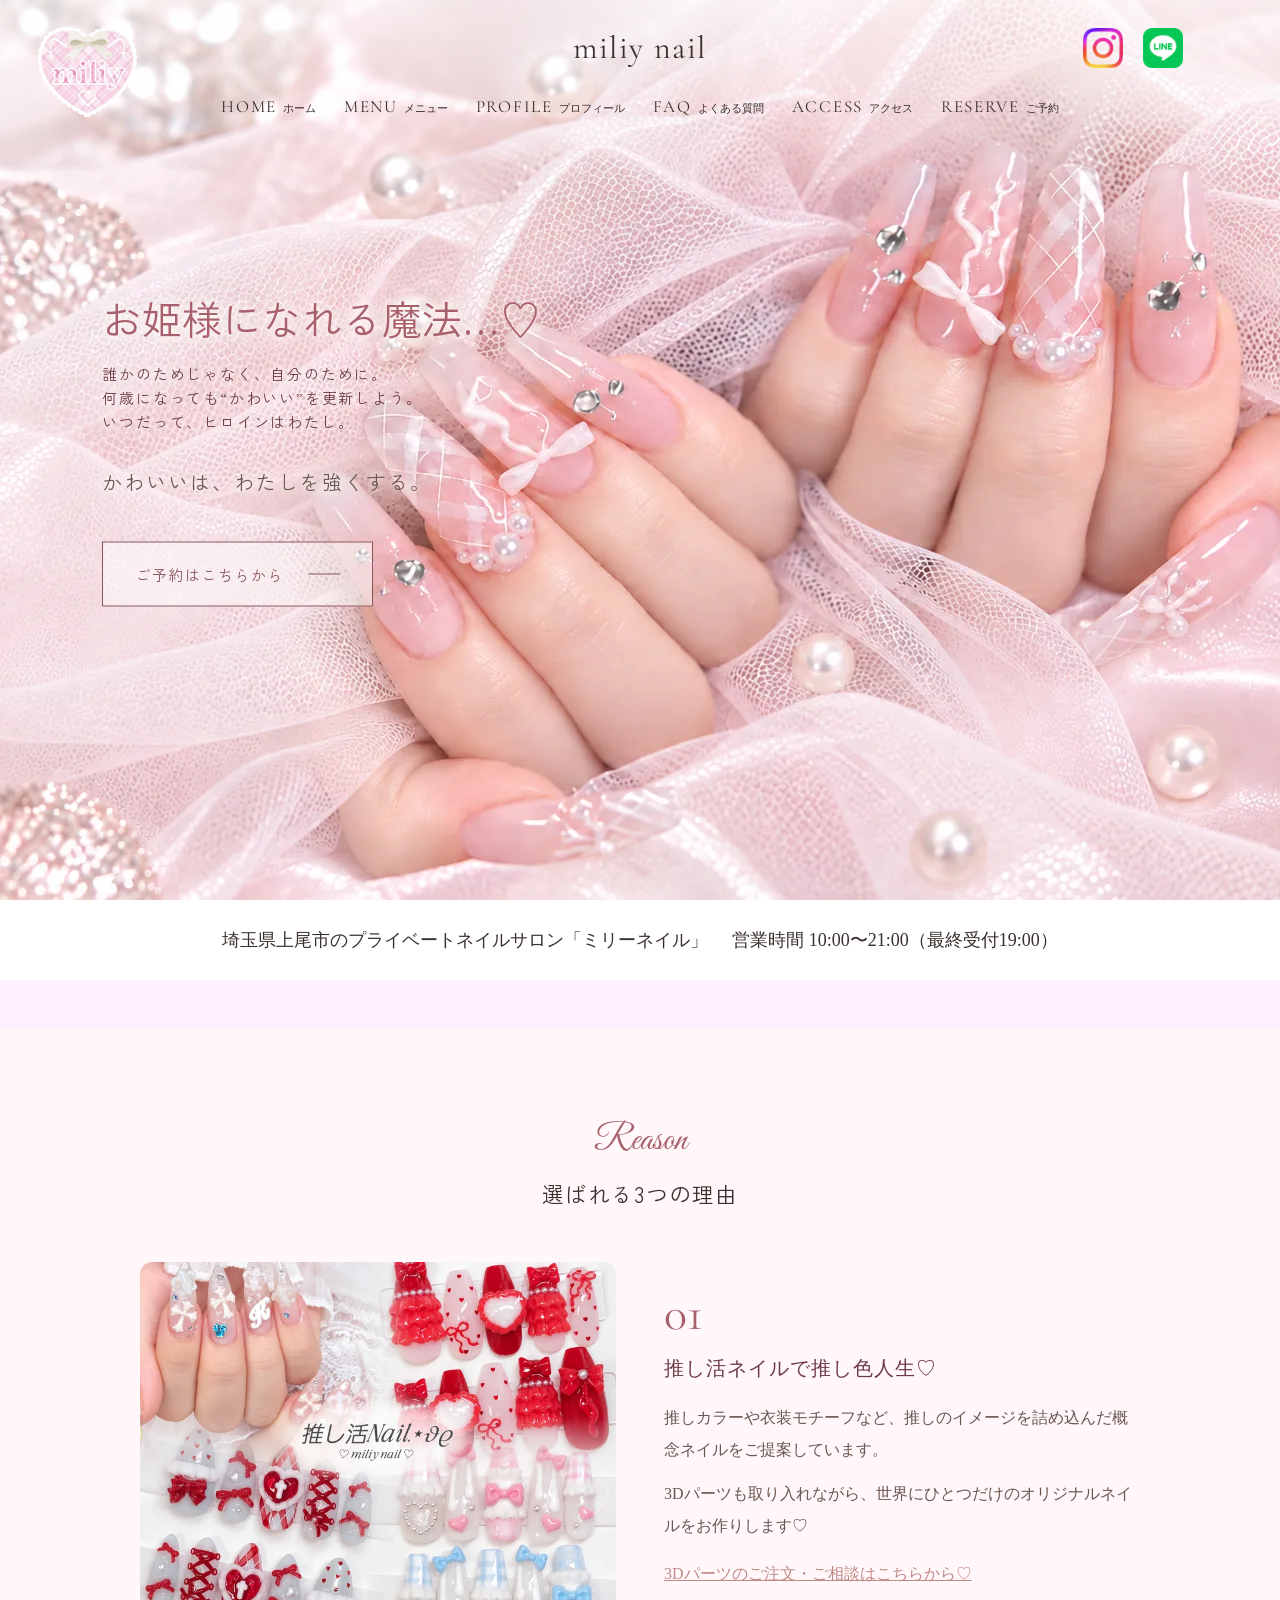
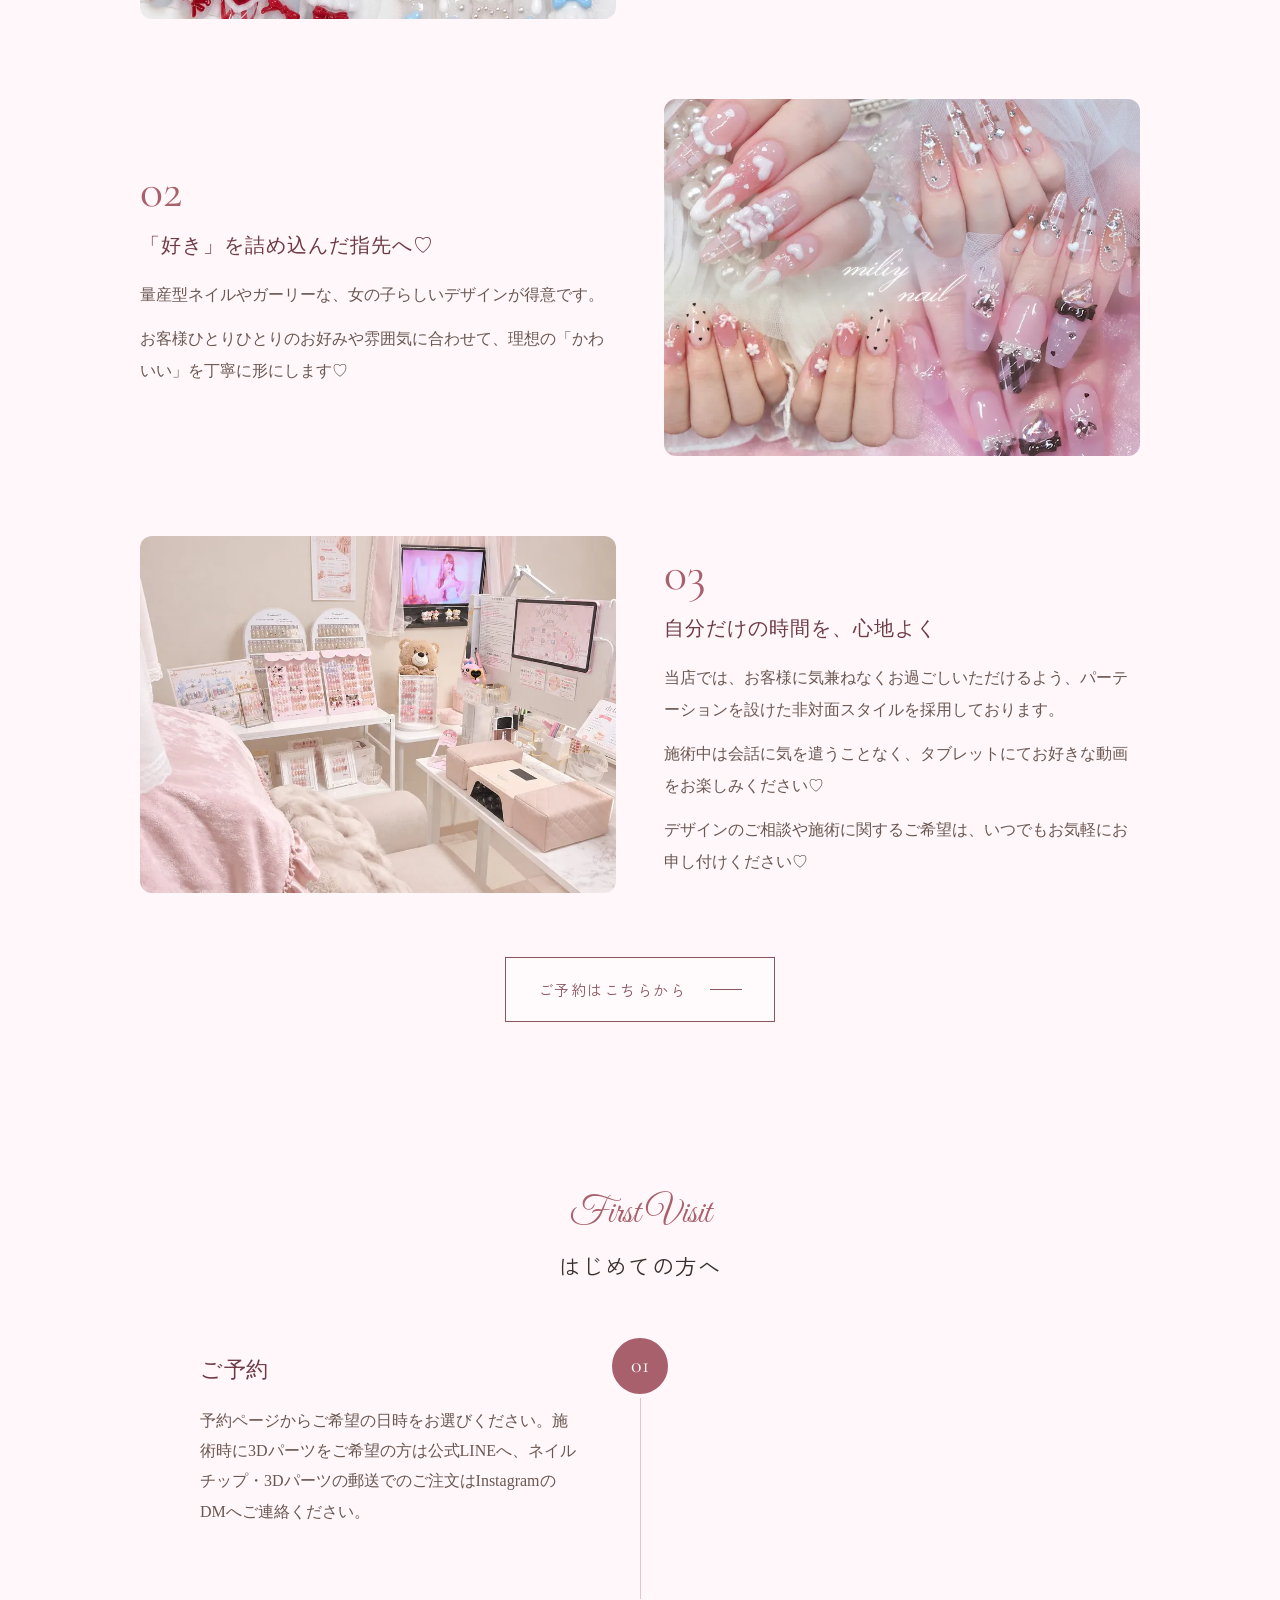
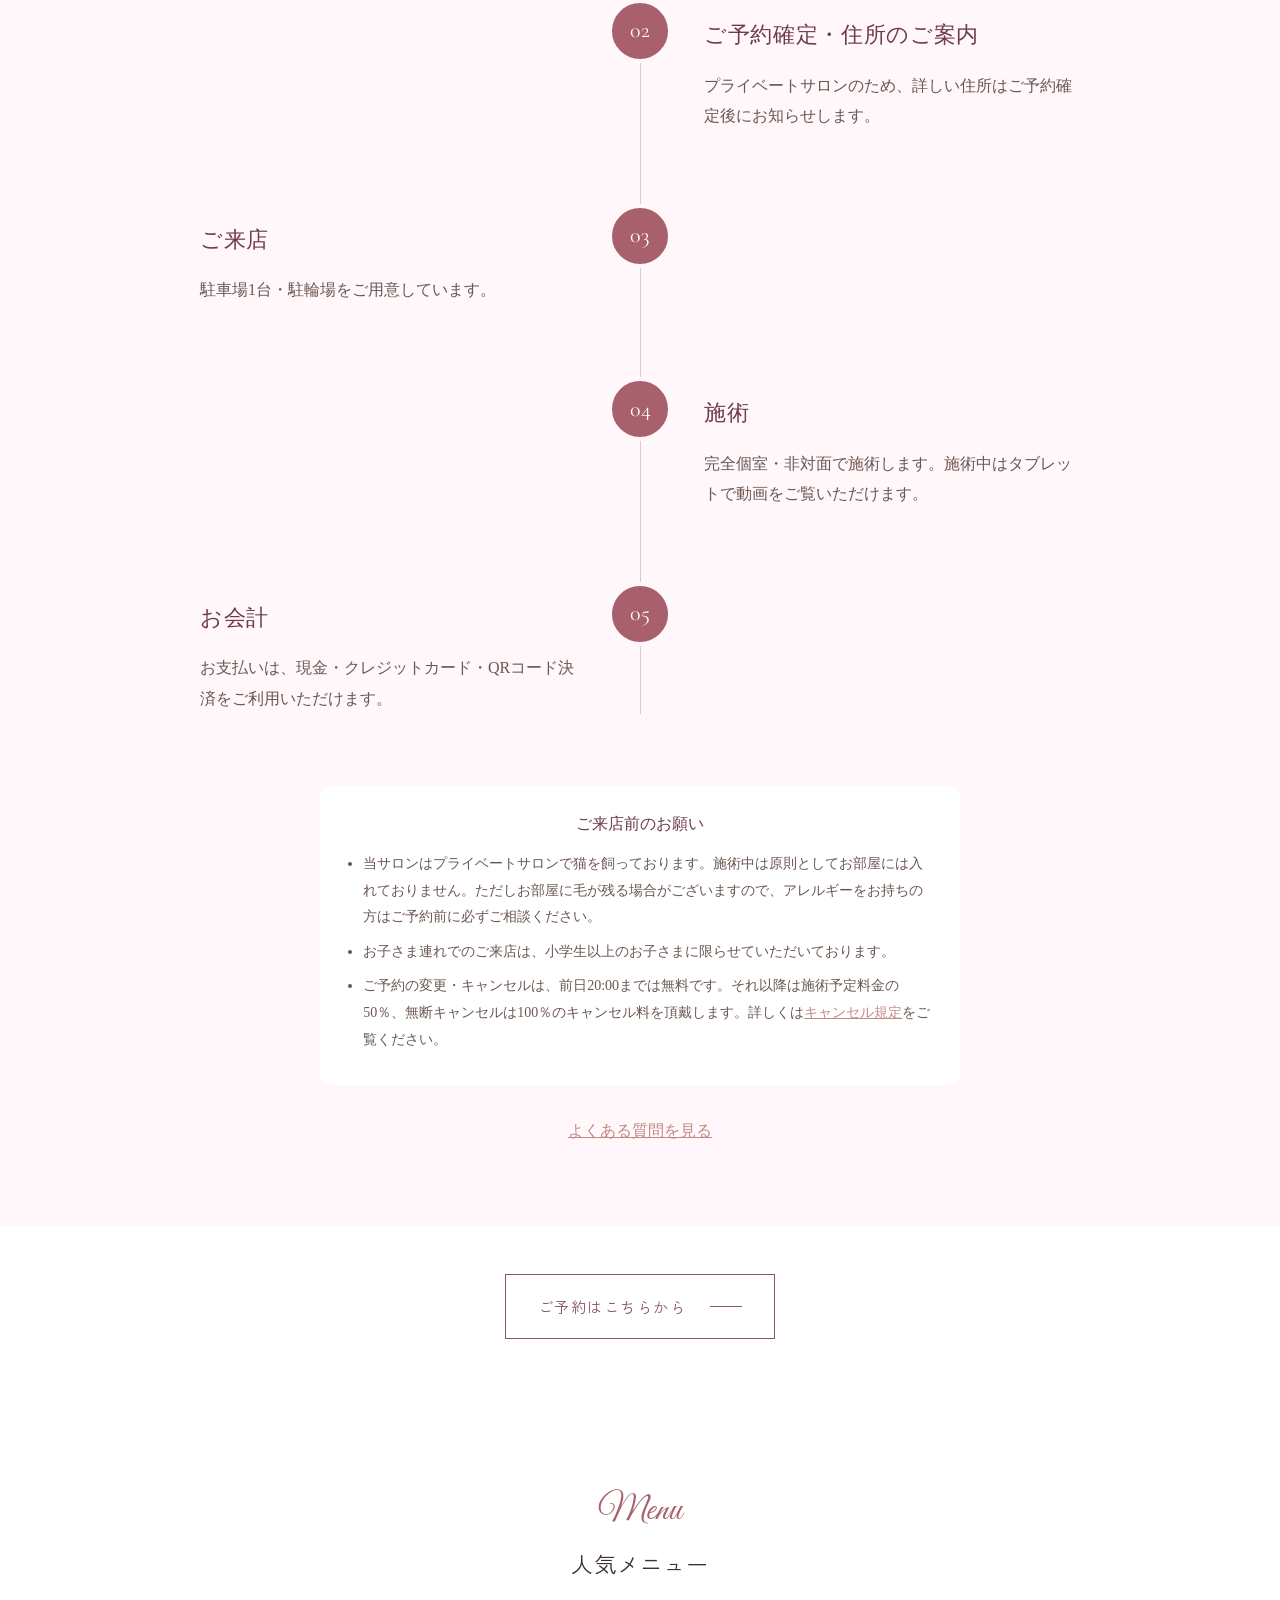
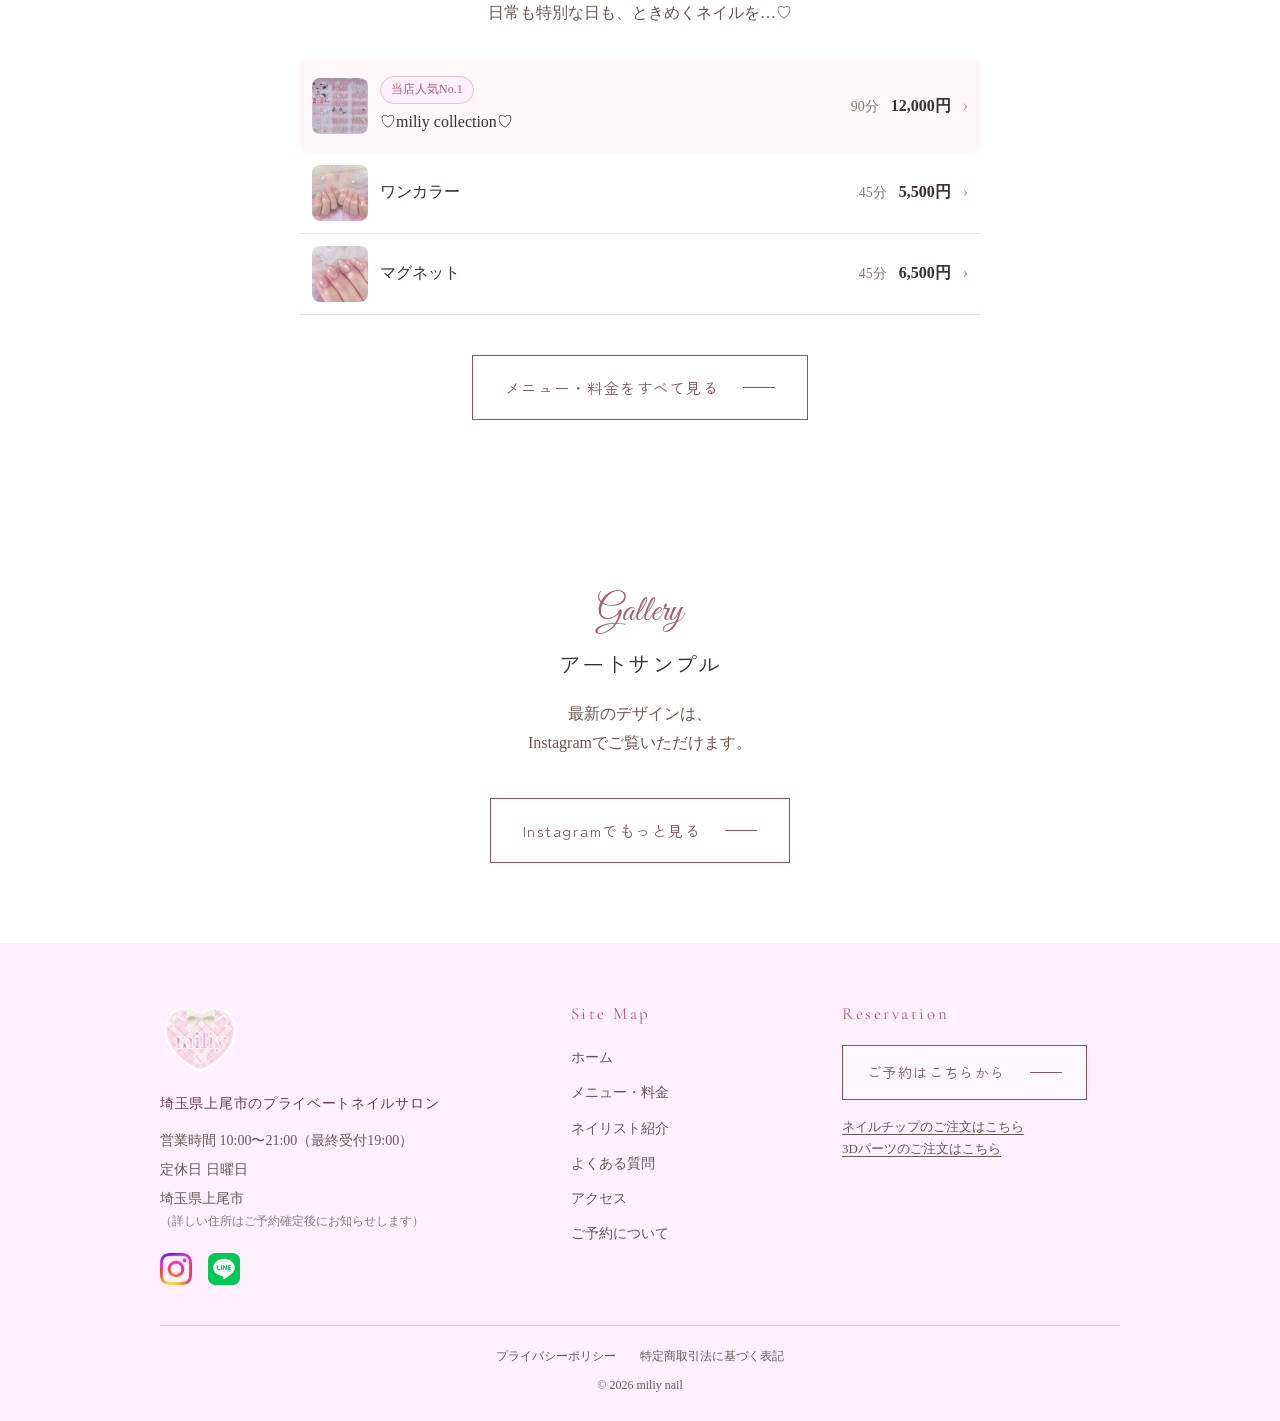
<file: index.html>
<!doctype html>
<html lang="ja">
  <head>
    <meta charset="UTF-8" />
    <meta name="viewport" content="width=device-width, initial-scale=1.0" />
    <title>miliy nail｜埼玉県上尾市のネイルサロン</title>
    <meta
      name="description"
      content="埼玉県上尾市のプライベートネイルサロン miliy nail（ミリーネイル）。推し活ネイルや量産型のかわいいデザインが得意です。完全個室・非対面で、気をつかわずに過ごせます。アリオ上尾・上尾駅から車で5分。"
    />
    <link rel="icon" href="/favicon.ico" />
    <link rel="apple-touch-icon" href="/apple-touch-icon.png" />
    <meta property="og:title" content="miliy nail｜埼玉県上尾市のネイルサロン" />
    <meta property="og:description" content="埼玉県上尾市のプライベートネイルサロン miliy nail（ミリーネイル）。推し活ネイルや量産型のかわいいデザインが得意です。完全個室・非対面で、気をつかわずに過ごせます。アリオ上尾・上尾駅から車で5分。" />
    <meta property="og:type" content="website" />
    <meta property="og:url" content="https://miliynail.com" />
    <meta property="og:image" content="https://miliynail.com/images/ogp.jpg" />
    <meta property="og:site_name" content="miliy nail" />
    <meta property="og:locale" content="ja_JP" />
    <meta name="twitter:card" content="summary_large_image" />
    <link rel="stylesheet" href="style.css?v=20261025e" />
    <script src="script.js" defer></script>
    <script src="nav.js" defer></script>
    <script src="voice.js" defer></script>
    <script src="menu.js?v=20261025" defer></script>
    <link
      href="https://fonts.googleapis.com/css2?family=Cormorant+Garamond:wght@500&family=Great+Vibes&family=Zen+Kaku+Gothic+New:wght@400&display=swap"
      rel="stylesheet"
    />
    <!-- スマホのヒーローの「かわいいは、わたしを強くする」用の明朝体。使う文字だけを読み込んで軽くする -->
    <link
      href="https://fonts.googleapis.com/css2?family=Zen+Old+Mincho&text=%E3%81%8B%E3%82%8F%E3%81%84%E3%81%AF%E3%81%9F%E3%81%97%E3%82%92%E5%BC%B7%E3%81%8F%E3%81%99%E3%82%8B&display=swap"
      rel="stylesheet"
    />
  </head>
  <body class="home">
    <header>
      <a href="index.html" class="logo">
        <img src="images/logo.webp" alt="miliy nail" />
      </a>
      <p class="site-name">miliy nail</p>
      <div class="sns-link">
        <a
          href="https://www.instagram.com/miliynail/"
          target="_blank"
          rel="noopener"
        >
          <img src="images/instagram.webp" alt="Instagram" />
        </a>
        <a
          href="https://line.me/R/ti/p/@594xvbjj?oat_content=url&ts=10051917"
          target="_blank"
          rel="noopener"
        >
          <img src="images/line.webp" alt="LINE" />
        </a>
      </div>
      <button
        type="button"
        class="menu-toggle"
        aria-label="メニュー"
        aria-expanded="false"
      >
        <span></span>
        <span></span>
        <span></span>
      </button>
      <nav>
        <ul class="nav-list">
          <li class="nav-home"><a href="index.html"><span class="nav-en">HOME</span><span class="nav-ja">ホーム</span></a></li>
          <li><a href="menu.html"><span class="nav-en">MENU</span><span class="nav-ja">メニュー</span></a></li>
          <li><a href="profile.html"><span class="nav-en">PROFILE</span><span class="nav-ja">プロフィール</span></a></li>
          <li><a href="faq.html"><span class="nav-en">FAQ</span><span class="nav-ja">よくある質問</span></a></li>
          <li><a href="access.html"><span class="nav-en">ACCESS</span><span class="nav-ja">アクセス</span></a></li>
          <li class="nav-reserve"><a href="reservation.html"><span class="nav-en">RESERVE</span><span class="nav-ja">ご予約</span></a></li>
        </ul>
      </nav>
    </header>
    <main>
      <section class="hero">
        <div class="hero-slides">
          <!-- スマホ（600px以下）は左側が白く抜けたスマホ用の写真、PCは今までの写真 -->
          <picture>
            <source
              media="(max-width: 600px)"
              srcset="images/hero-nail-sp.webp"
            />
            <img
              src="images/hero-nail-1.webp"
              alt="ピンクのチュールとパールを合わせたネイルデザイン"
            />
          </picture>
          <div class="hero-copy">
            <p class="hero-label">お姫様になれる魔法…♡</p>
            <p class="hero-catch">
              誰かのためじゃなく、自分のために。<br />何歳になっても“かわいい”を更新しよう。<br />いつだって、ヒロインはわたし。
            </p>
            <p class="hero-sub">
              <span class="sub-l">かわいい</span><span class="sub-s">は</span
              ><span class="sub-punct">、</span><br class="hero-br" /><span
                class="sub-m"
                >わたしを</span
              ><span class="sub-l">強</span><span class="sub-m">く</span
              ><span class="sub-s">する</span><span class="sub-punct">。</span>
            </p>
            <!-- スマホだけ表示する目次（PCでは隠す） -->
            <nav class="hero-toc" aria-label="ページ内の目次">
              <ul>
                <li><a href="#reason">選ばれる理由</a></li>
                <li><a href="#first">はじめての方へ</a></li>
                <li><a href="#menu">人気メニュー</a></li>
                <li><a href="#sample">アートサンプル</a></li>
              </ul>
            </nav>
            <a href="reservation.html" class="btn-line">ご予約はこちらから</a>
          </div>
        </div>
        <div class="hero-info">
          <h1><span>埼玉県上尾市の</span><span>プライベートネイルサロン</span><span>「ミリーネイル」</span></h1>
          <p>
            営業時間 10:00〜21:00<span class="last-order"
              >（最終受付19:00）</span
            >
          </p>
        </div>
      </section>
      <section class="news">
        <p class="news-text">最新情報はInstagramでもお知らせしています</p>
      </section>
      <section class="reason" id="reason">
        <p class="section-label fade-up">Reason</p>
        <h2 class="fade-up">選ばれる3つの理由</h2>
        <ol class="reason-list">
          <li class="fade-up">
            <img
              src="images/reason-oshi.webp"
              alt="推し活ネイルのデザイン例。赤や水色のリボン・ハートの3Dネイルチップ"
              loading="lazy"
            />
            <div class="reason-body">
              <span class="reason-num">01</span>
              <h3>推し活ネイルで推し色人生♡</h3>
              <p>
                推しカラーや衣装モチーフなど、推しのイメージを詰め込んだ概念ネイルをご提案しています。
              </p>
              <p>
                3Dパーツも取り入れながら、世界にひとつだけのオリジナルネイルをお作りします♡
              </p>
              <p class="reason-link">
                <a href="reservation.html#order">3Dパーツのご注文・ご相談はこちらから♡</a>
              </p>
            </div>
          </li>
          <li class="fade-up">
            <img
              src="images/reason-girly.webp"
              alt="量産型・ガーリーなネイルのデザイン例。白いハートやリボンをのせたピンクのネイル"
              loading="lazy"
            />
            <div class="reason-body">
              <span class="reason-num">02</span>
              <h3>「好き」を詰め込んだ指先へ♡</h3>
              <p>
                量産型ネイルやガーリーな、女の子らしいデザインが得意です。
              </p>
              <p>
                お客様ひとりひとりのお好みや雰囲気に合わせて、理想の「かわいい」を丁寧に形にします♡
              </p>
            </div>
          </li>
          <li class="fade-up">
            <img
              src="images/hero-salon.webp"
              alt="完全個室の施術スペース"
              loading="lazy"
            />
            <div class="reason-body">
              <span class="reason-num">03</span>
              <h3>自分だけの時間を、心地よく</h3>
              <p>
                当店では、お客様に気兼ねなくお過ごしいただけるよう、パーテーションを設けた非対面スタイルを採用しております。
              </p>
              <p>
                施術中は会話に気を遣うことなく、タブレットにてお好きな動画をお楽しみください♡
              </p>
              <p>
                デザインのご相談や施術に関するご希望は、いつでもお気軽にお申し付けください♡
              </p>
            </div>
          </li>
        </ol>
        <p class="reason-cta fade-up">
          <a href="reservation.html" class="btn-line">ご予約はこちらから</a>
        </p>
      </section>
      <section class="first" id="first">
        <p class="section-label fade-up">First Visit</p>
        <h2 class="fade-up">はじめての方へ</h2>
        <ol class="flow-list">
          <li class="fade-up">
            <span class="flow-step">STEP1</span>
            <h3>ご予約</h3>
            <p>
              予約ページからご希望の日時をお選びください。施術時に3Dパーツをご希望の方は公式LINEへ、ネイルチップ・3Dパーツの郵送でのご注文はInstagramのDMへご連絡ください。
            </p>
          </li>
          <li class="fade-up">
            <span class="flow-step">STEP2</span>
            <h3>ご予約確定・住所のご案内</h3>
            <p>プライベートサロンのため、詳しい住所はご予約確定後にお知らせします。</p>
          </li>
          <li class="fade-up">
            <span class="flow-step">STEP3</span>
            <h3>ご来店</h3>
            <p>駐車場1台・駐輪場をご用意しています。</p>
          </li>
          <li class="fade-up">
            <span class="flow-step">STEP4</span>
            <h3>施術</h3>
            <p>
              完全個室・非対面で施術します。施術中はタブレットで動画をご覧いただけます。
            </p>
          </li>
          <li class="fade-up">
            <span class="flow-step">STEP5</span>
            <h3>お会計</h3>
            <p>
              お支払いは、現金・クレジットカード・QRコード決済をご利用いただけます。
            </p>
          </li>
        </ol>
        <div class="first-notes fade-up">
          <h3>ご来店前のお願い</h3>
          <ul>
            <li>
              当サロンはプライベートサロンで猫を飼っております。施術中は原則としてお部屋には入れておりません。ただしお部屋に毛が残る場合がございますので、アレルギーをお持ちの方はご予約前に必ずご相談ください。
            </li>
            <li>
              お子さま連れでのご来店は、小学生以上のお子さまに限らせていただいております。
            </li>
            <li>
              ご予約の変更・キャンセルは、前日20:00までは無料です。それ以降は施術予定料金の50％、無断キャンセルは100％のキャンセル料を頂戴します。詳しくは<a
                href="faq.html#cancel"
                >キャンセル規定</a
              >をご覧ください。
            </li>
          </ul>
        </div>
        <p class="first-faq fade-up">
          <a href="faq.html">よくある質問を見る</a>
        </p>
      </section>
      <section class="reserve">
        <p class="fade-up">
          <a href="reservation.html" class="btn-line">ご予約はこちらから</a>
        </p>
      </section>
      <section class="menu" id="menu">
        <p class="section-label fade-up">Menu</p>
        <h2 class="fade-up">人気メニュー</h2>
        <p class="menu-lead fade-up">日常も特別な日も、ときめくネイルを…♡</p>
        <ul class="menu-list fade-up">
          <li class="menu-featured" data-image="images/menu/miliy-collection.webp" data-gallery="images/menu/miliy-collection-2.webp" data-name="♡miliy collection♡">
            <button type="button" class="menu-button">
              <span class="menu-name"
                ><span class="menu-badge">当店人気No.1</span>♡miliy collection♡</span
              ><span class="menu-time">90分</span
              ><span class="menu-price">12,000円</span>
            </button>
            <div class="menu-detail" hidden>
              <p class="menu-detail-time">所要時間の目安：90分</p>
              <p>定額デザインコース♡</p>
              <p>写真にはないデザインも多数ございます♡</p>
              <p>一部カラー変更可能です。カラー変更をご希望の場合は、ご予約後に必ず公式LINEまでお知らせください。</p>
              <p>※デザインは予告なく変わる場合がございます。</p>
            </div>
          </li>
          <li data-image="images/menu/one-color.webp">
            <button type="button" class="menu-button">
              <span class="menu-name">ワンカラー</span
              ><span class="menu-time">45分</span
              ><span class="menu-price">5,500円</span>
            </button>
            <div class="menu-detail" hidden>
              <p class="menu-detail-time">所要時間の目安：45分</p>
              <p>指先を一色でまとめるベーシックな塗り方です。</p>
              <p>お好きなカラーを1色お選びいただけます。※ラメカラーも対象です♡</p>
              <p>2色塗りたい方は1色追加ごとに＋400円。</p>
              <p>（追加アートより「カラー1色追加」をご選択ください）</p>
              <p>マットホワイト、マットブラックは＋500円</p>
              <p>※透け感のあるカラーで爪先が透けるのを隠したい場合は、ご予約時に追加アートから「コンシーラーカラー追加」をご選択ください。</p>
            </div>
          </li>
          <li data-image="images/menu/magnet.webp">
            <button type="button" class="menu-button">
              <span class="menu-name">マグネット</span
              ><span class="menu-time">45分</span
              ><span class="menu-price">6,500円</span>
            </button>
            <div class="menu-detail" hidden>
              <p class="menu-detail-time">所要時間の目安：45分</p>
              <p>60色以上のカラーの中からお選びいただけます。ギラギラ系〜うるちゅる水光マグまで取り揃えております♡</p>
              <p>おすすめアート：♡プチデコ 350円　♡先端ラメがけ 1,000円　♡オーロラミラー追加 3,500円</p>
              <p>※ご希望の場合は、ご予約時に追加アートからご選択ください。</p>
            </div>
          </li>
        </ul>
        <p class="menu-more fade-up">
          <a href="menu.html" class="btn-line">メニュー・料金をすべて見る</a>
        </p>
      </section>
      <section class="sample" id="sample">
        <p class="section-label fade-up">Gallery</p>
        <h2 class="fade-up">アートサンプル</h2>
        <p class="sample-lead fade-up">最新のデザインは、<br />Instagramでご覧いただけます。</p>
        <p class="sample-more fade-up">
          <a
            href="https://www.instagram.com/miliynail/"
            class="btn-line"
            target="_blank"
            rel="noopener"
            >Instagramでもっと見る</a
          >
        </p>
      </section>
      <section class="voice" id="voice" hidden>
        <p class="section-label fade-up">Voice</p>
        <h2 class="fade-up">お客様の声</h2>
        <div class="voice-slider">
          <button
            type="button"
            class="voice-arrow voice-prev"
            aria-label="前のレビューを見る"
            hidden
          ></button>
          <ul class="voice-list"></ul>
          <button
            type="button"
            class="voice-arrow voice-next"
            aria-label="次のレビューを見る"
            hidden
          ></button>
        </div>
        <p class="voice-note">
          ※口コミをお寄せいただいたお客様には、次回ご利用時の割引特典をお渡ししています。
        </p>
      </section>
      <!-- 人気メニューを押したときの小窓（メニューページと同じもの） -->
      <dialog class="menu-dialog">
        <div class="dialog-gallery">
          <div class="dialog-frame">
            <div class="dialog-slides"></div>
            <button type="button" class="dialog-arrow dialog-prev" aria-label="前の写真を見る">
              <svg viewBox="0 0 24 24" width="20" height="20" aria-hidden="true"><path d="M15 5l-7 7 7 7" fill="none" stroke="currentColor" stroke-width="1.8" stroke-linecap="round" stroke-linejoin="round" /></svg>
            </button>
            <button type="button" class="dialog-arrow dialog-next" aria-label="次の写真を見る">
              <svg viewBox="0 0 24 24" width="20" height="20" aria-hidden="true"><path d="M9 5l7 7-7 7" fill="none" stroke="currentColor" stroke-width="1.8" stroke-linecap="round" stroke-linejoin="round" /></svg>
            </button>
            <span class="dialog-count"></span>
          </div>
          <div class="dialog-dots"></div>
        </div>
        <h2 class="dialog-name"></h2>
        <p class="dialog-price"></p>
        <div class="dialog-text"></div>
        <button type="button" class="dialog-close">閉じる</button>
      </dialog>
    </main>
    <footer>
      <div class="footer-inner">
        <div class="footer-info">
          <a href="index.html" class="footer-logo">
            <img src="images/logo.webp" alt="miliy nail" />
          </a>
          <p class="footer-catch">埼玉県上尾市のプライベートネイルサロン</p>
          <p>営業時間 10:00〜21:00（最終受付19:00）</p>
          <p>定休日 日曜日</p>
          <p>埼玉県上尾市<span class="footer-note">（詳しい住所はご予約確定後にお知らせします）</span></p>
          <div class="footer-sns">
            <a href="https://www.instagram.com/miliynail/" target="_blank" rel="noopener">
              <img src="images/instagram.webp" alt="Instagram" />
            </a>
            <a href="https://line.me/R/ti/p/@594xvbjj?oat_content=url&ts=10051917" target="_blank" rel="noopener">
              <img src="images/line.webp" alt="LINE" />
            </a>
          </div>
        </div>
        <nav class="footer-nav" aria-label="サイトマップ">
          <p class="footer-heading">Site Map</p>
          <ul>
            <li><a href="index.html">ホーム</a></li>
            <li><a href="menu.html">メニュー・料金</a></li>
            <li><a href="profile.html">ネイリスト紹介</a></li>
            <li><a href="faq.html">よくある質問</a></li>
            <li><a href="access.html">アクセス</a></li>
            <li><a href="reservation.html">ご予約について</a></li>
          </ul>
        </nav>
        <div class="footer-reserve">
          <p class="footer-heading">Reservation</p>
          <a href="reservation.html" class="btn-line">ご予約はこちらから</a>
          <p class="footer-dm">
            <a href="order-nailtip.html">ネイルチップのご注文はこちら</a><br />
            <a href="order-parts.html">3Dパーツのご注文はこちら</a>
          </p>
        </div>
      </div>
      <div class="footer-bottom">
        <ul class="footer-legal">
          <li><a href="privacy.html">プライバシーポリシー</a></li>
          <li><a href="tokushoho.html">特定商取引法に基づく表記</a></li>
        </ul>
        <p class="footer-copy">© 2026 miliy nail</p>
      </div>
    </footer>
  </body>
</html>
</file>
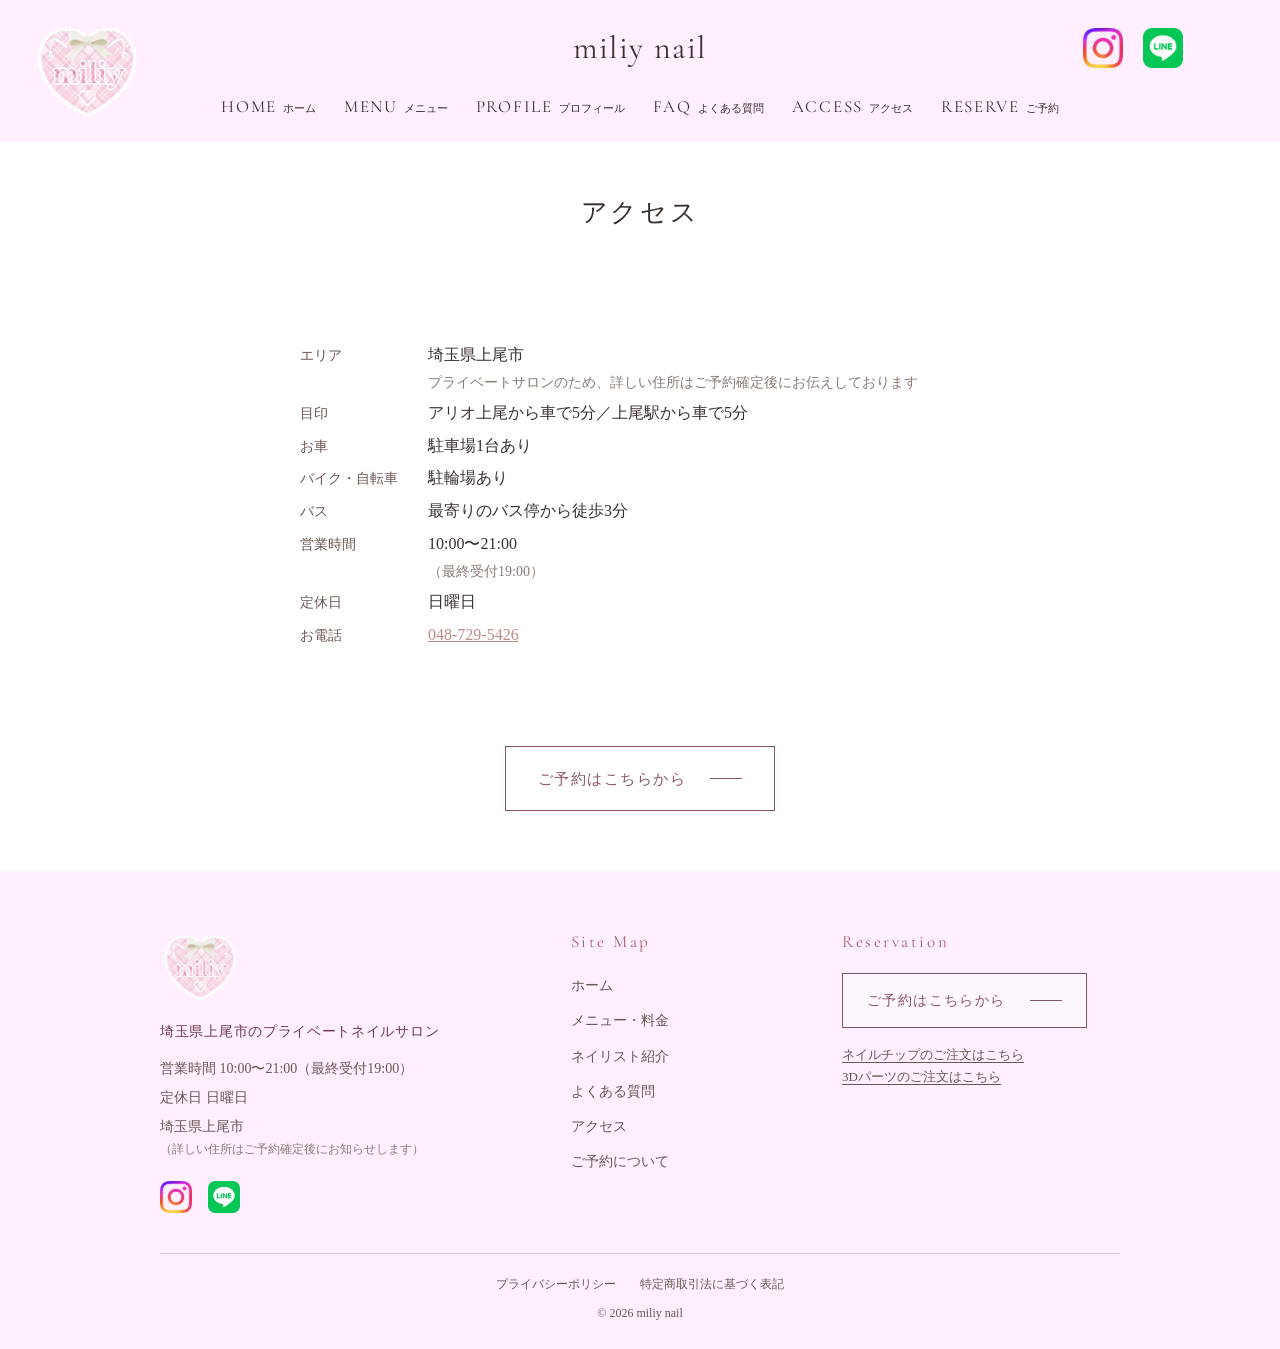
<file: access.html>
<!doctype html>
<html lang="ja">
  <head>
    <meta charset="UTF-8" />
    <meta name="viewport" content="width=device-width, initial-scale=1.0" />
    <title>アクセス｜miliy nail</title>
    <meta name="description" content="miliy nail（埼玉県上尾市のネイルサロン）へのアクセス。アリオ上尾・上尾駅から車で5分、駐車場1台・駐輪場あり。プライベートサロンのため、詳しい住所はご予約確定後にお知らせします。" />
    <link rel="icon" href="/favicon.ico" />
    <link rel="apple-touch-icon" href="/apple-touch-icon.png" />
    <meta property="og:title" content="アクセス｜miliy nail" />
    <meta property="og:description" content="miliy nail（埼玉県上尾市のネイルサロン）へのアクセス。アリオ上尾・上尾駅から車で5分、駐車場1台・駐輪場あり。プライベートサロンのため、詳しい住所はご予約確定後にお知らせします。" />
    <meta property="og:type" content="website" />
    <meta property="og:url" content="https://miliynail.com/access" />
    <meta property="og:image" content="https://miliynail.com/images/ogp.jpg" />
    <meta property="og:site_name" content="miliy nail" />
    <meta property="og:locale" content="ja_JP" />
    <meta name="twitter:card" content="summary_large_image" />
    <link rel="stylesheet" href="style.css?v=20261025e" />
    <script src="nav.js" defer></script>
    <link
      href="https://fonts.googleapis.com/css2?family=Cormorant+Garamond:wght@500&display=swap"
      rel="stylesheet"
    />
  </head>
  <body>
    <header>
      <a href="index.html" class="logo">
        <img src="images/logo.webp" alt="miliy nail" />
      </a>
      <p class="site-name">miliy nail</p>
      <div class="sns-link">
        <a
          href="https://www.instagram.com/miliynail/"
          target="_blank"
          rel="noopener"
        >
          <img src="images/instagram.webp" alt="Instagram" />
        </a>
        <a
          href="https://line.me/R/ti/p/@594xvbjj?oat_content=url&ts=10051917"
          target="_blank"
          rel="noopener"
        >
          <img src="images/line.webp" alt="LINE" />
        </a>
      </div>
      <button type="button" class="menu-toggle" aria-label="メニュー" aria-expanded="false">
        <span></span>
        <span></span>
        <span></span>
      </button>
      <nav>
        <ul class="nav-list">
          <li class="nav-home"><a href="index.html"><span class="nav-en">HOME</span><span class="nav-ja">ホーム</span></a></li>
          <li><a href="menu.html"><span class="nav-en">MENU</span><span class="nav-ja">メニュー</span></a></li>
          <li><a href="profile.html"><span class="nav-en">PROFILE</span><span class="nav-ja">プロフィール</span></a></li>
          <li><a href="faq.html"><span class="nav-en">FAQ</span><span class="nav-ja">よくある質問</span></a></li>
          <li><a href="access.html"><span class="nav-en">ACCESS</span><span class="nav-ja">アクセス</span></a></li>
          <li class="nav-reserve"><a href="reservation.html"><span class="nav-en">RESERVE</span><span class="nav-ja">ご予約</span></a></li>
        </ul>
      </nav>
    </header>
    <main>
      <section class="page-title">
        <h1>アクセス</h1>
      </section>
      <section class="access-section">
        <dl class="access-list fade-up">
          <dt>エリア</dt>
          <dd>埼玉県上尾市<span class="access-note">プライベートサロンのため、詳しい住所はご予約確定後にお伝えしております</span></dd>
          <dt>目印</dt>
          <dd>アリオ上尾から車で5分／上尾駅から車で5分</dd>
          <dt>お車</dt>
          <dd>駐車場1台あり</dd>
          <dt>バイク・自転車</dt>
          <dd>駐輪場あり</dd>
          <dt>バス</dt>
          <dd>最寄りのバス停から徒歩3分</dd>
          <dt>営業時間</dt>
          <dd>10:00〜21:00<span class="access-note">（最終受付19:00）</span></dd>
          <dt>定休日</dt>
          <dd>日曜日</dd>
          <dt>お電話</dt>
          <dd><a href="tel:0487295426">048-729-5426</a></dd>
        </dl>
      </section>
      <section class="reserve">
        <p class="fade-up"><a href="reservation.html" class="btn-line">ご予約はこちらから</a></p>
      </section>
    </main>
    <footer>
      <div class="footer-inner">
        <div class="footer-info">
          <a href="index.html" class="footer-logo">
            <img src="images/logo.webp" alt="miliy nail" />
          </a>
          <p class="footer-catch">埼玉県上尾市のプライベートネイルサロン</p>
          <p>営業時間 10:00〜21:00（最終受付19:00）</p>
          <p>定休日 日曜日</p>
          <p>埼玉県上尾市<span class="footer-note">（詳しい住所はご予約確定後にお知らせします）</span></p>
          <div class="footer-sns">
            <a href="https://www.instagram.com/miliynail/" target="_blank" rel="noopener">
              <img src="images/instagram.webp" alt="Instagram" />
            </a>
            <a href="https://line.me/R/ti/p/@594xvbjj?oat_content=url&ts=10051917" target="_blank" rel="noopener">
              <img src="images/line.webp" alt="LINE" />
            </a>
          </div>
        </div>
        <nav class="footer-nav" aria-label="サイトマップ">
          <p class="footer-heading">Site Map</p>
          <ul>
            <li><a href="index.html">ホーム</a></li>
            <li><a href="menu.html">メニュー・料金</a></li>
            <li><a href="profile.html">ネイリスト紹介</a></li>
            <li><a href="faq.html">よくある質問</a></li>
            <li><a href="access.html">アクセス</a></li>
            <li><a href="reservation.html">ご予約について</a></li>
          </ul>
        </nav>
        <div class="footer-reserve">
          <p class="footer-heading">Reservation</p>
          <a href="reservation.html" class="btn-line">ご予約はこちらから</a>
          <p class="footer-dm">
            <a href="order-nailtip.html">ネイルチップのご注文はこちら</a><br />
            <a href="order-parts.html">3Dパーツのご注文はこちら</a>
          </p>
        </div>
      </div>
      <div class="footer-bottom">
        <ul class="footer-legal">
          <li><a href="privacy.html">プライバシーポリシー</a></li>
          <li><a href="tokushoho.html">特定商取引法に基づく表記</a></li>
        </ul>
        <p class="footer-copy">© 2026 miliy nail</p>
      </div>
    </footer>
  </body>
</html>
</file>
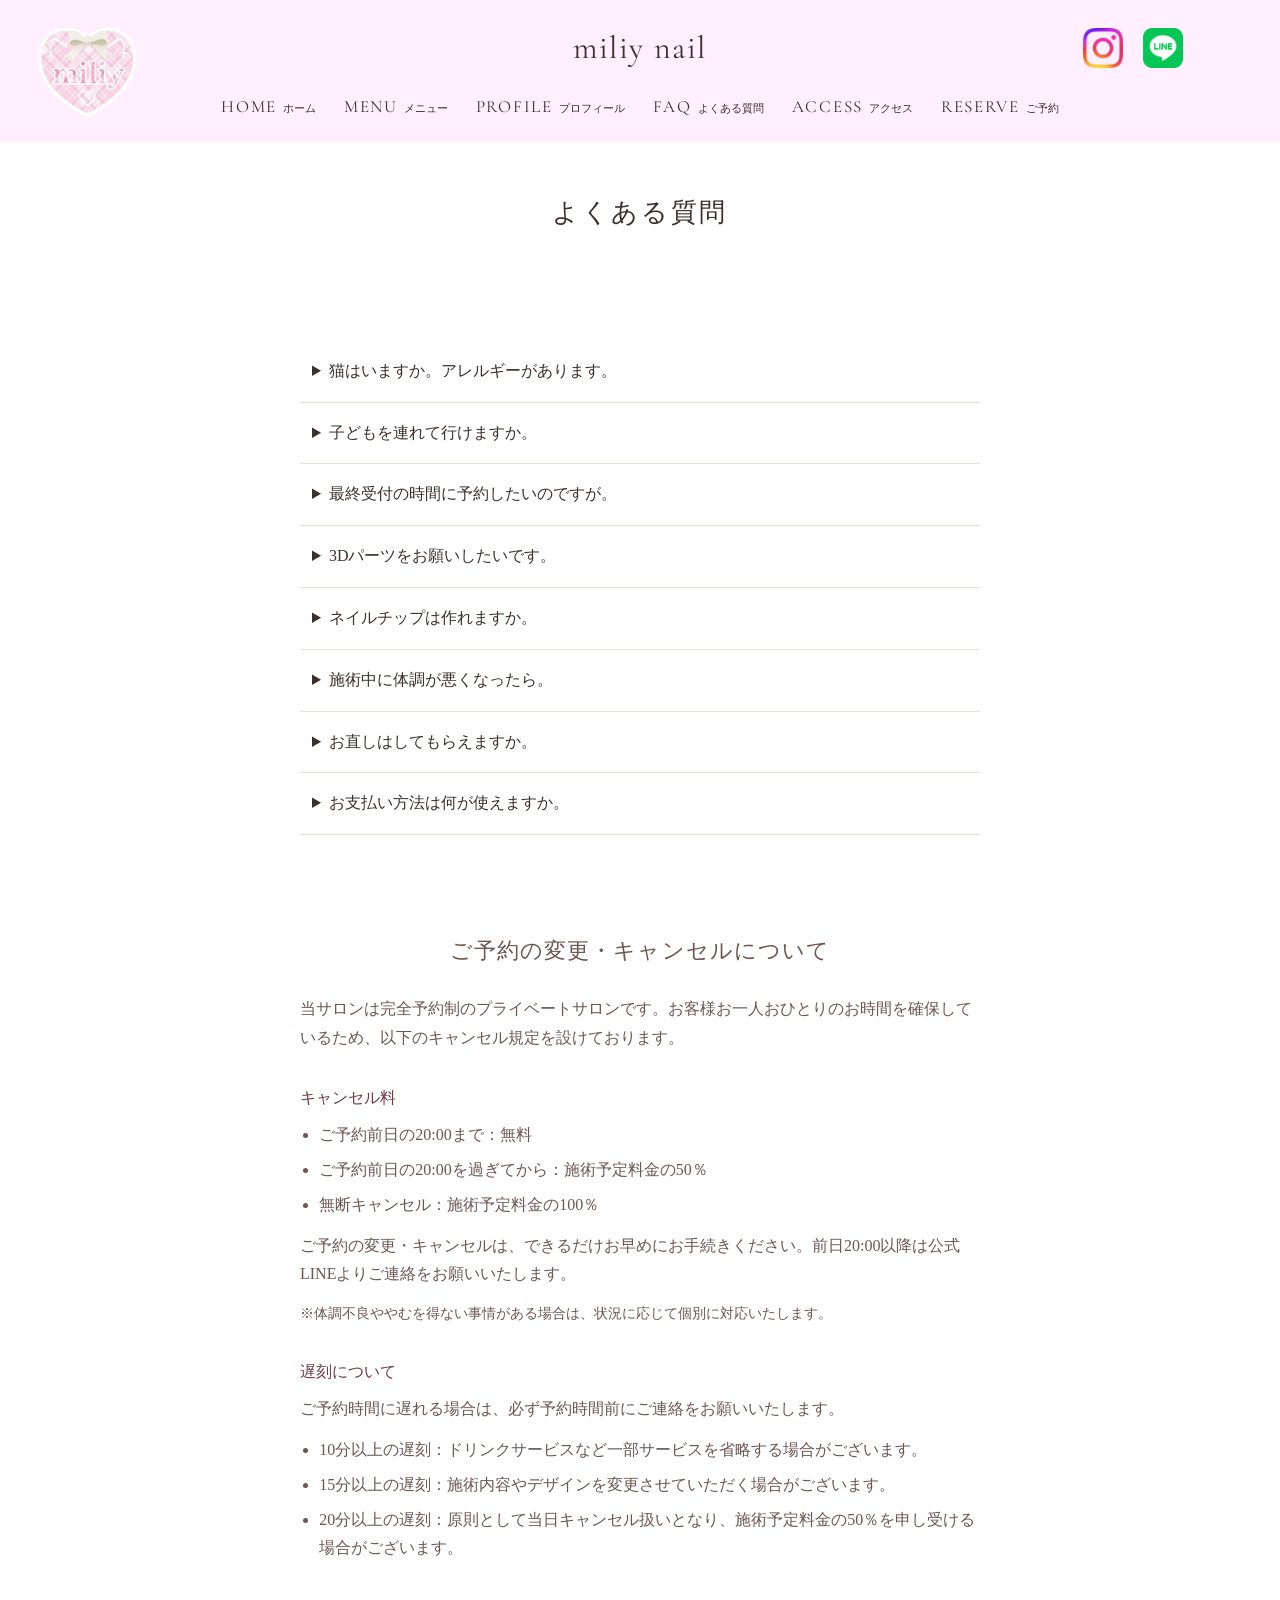
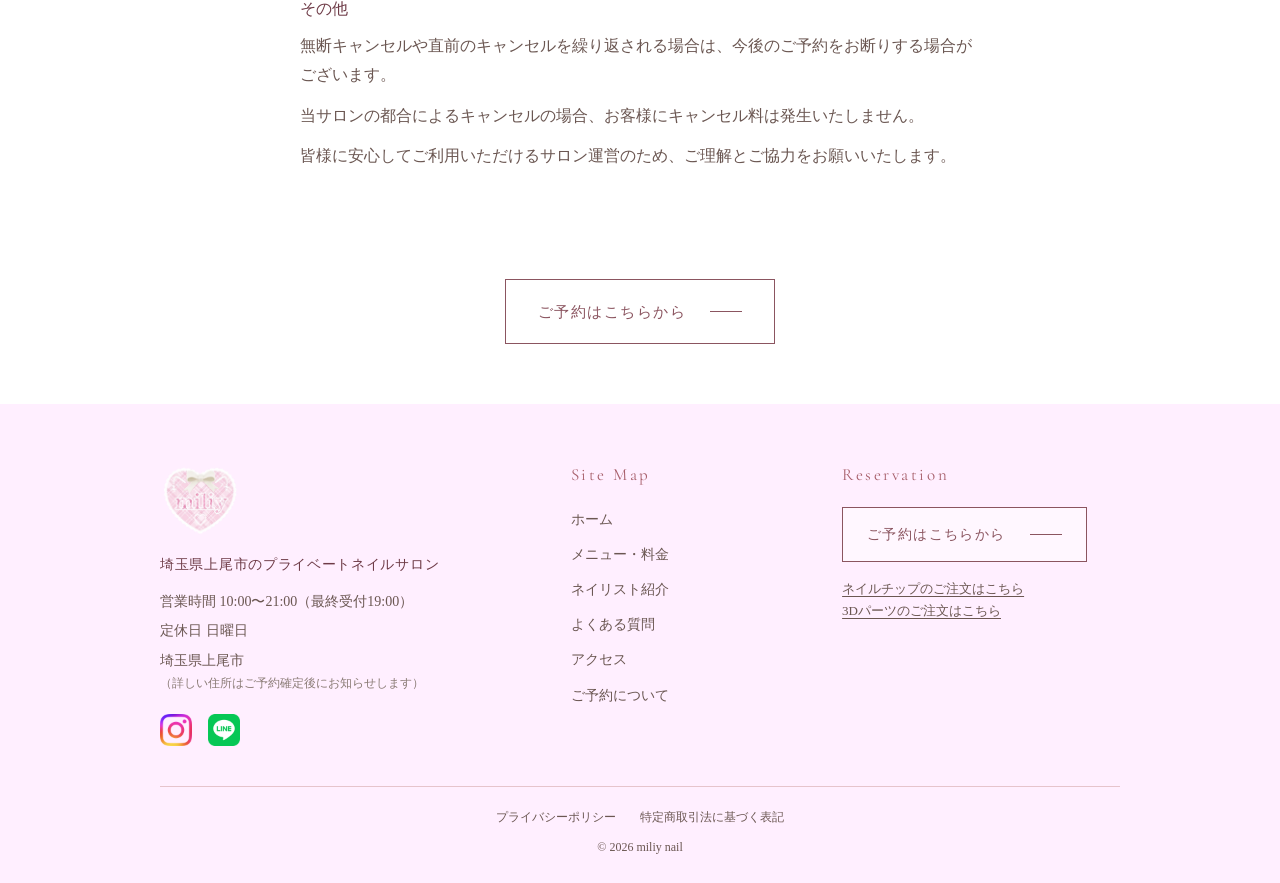
<file: faq.html>
<!doctype html>
<html lang="ja">
  <head>
    <meta charset="UTF-8" />
    <meta name="viewport" content="width=device-width, initial-scale=1.0" />
    <title>よくある質問｜miliy nail</title>
    <meta name="description" content="miliy nail（埼玉県上尾市のネイルサロン）のよくあるご質問。猫アレルギー、お子さま連れ、3Dパーツ、ネイルチップ、お直し、お支払い方法、キャンセル規定についてご案内します。" />
    <link rel="icon" href="/favicon.ico" />
    <link rel="apple-touch-icon" href="/apple-touch-icon.png" />
    <meta property="og:title" content="よくある質問｜miliy nail" />
    <meta property="og:description" content="miliy nail（埼玉県上尾市のネイルサロン）のよくあるご質問。猫アレルギー、お子さま連れ、3Dパーツ、ネイルチップ、お直し、お支払い方法、キャンセル規定についてご案内します。" />
    <meta property="og:type" content="website" />
    <meta property="og:url" content="https://miliynail.com/faq" />
    <meta property="og:image" content="https://miliynail.com/images/ogp.jpg" />
    <meta property="og:site_name" content="miliy nail" />
    <meta property="og:locale" content="ja_JP" />
    <meta name="twitter:card" content="summary_large_image" />
    <link rel="stylesheet" href="style.css?v=20261025e" />
    <script src="nav.js" defer></script>
    <link
      href="https://fonts.googleapis.com/css2?family=Cormorant+Garamond:wght@500&display=swap"
      rel="stylesheet"
    />
  </head>
  <body>
    <header>
      <a href="index.html" class="logo">
        <img src="images/logo.webp" alt="miliy nail" />
      </a>
      <p class="site-name">miliy nail</p>
      <div class="sns-link">
        <a
          href="https://www.instagram.com/miliynail/"
          target="_blank"
          rel="noopener"
        >
          <img src="images/instagram.webp" alt="Instagram" />
        </a>
        <a
          href="https://line.me/R/ti/p/@594xvbjj?oat_content=url&ts=10051917"
          target="_blank"
          rel="noopener"
        >
          <img src="images/line.webp" alt="LINE" />
        </a>
      </div>
      <button type="button" class="menu-toggle" aria-label="メニュー" aria-expanded="false">
        <span></span>
        <span></span>
        <span></span>
      </button>
      <nav>
        <ul class="nav-list">
          <li class="nav-home"><a href="index.html"><span class="nav-en">HOME</span><span class="nav-ja">ホーム</span></a></li>
          <li><a href="menu.html"><span class="nav-en">MENU</span><span class="nav-ja">メニュー</span></a></li>
          <li><a href="profile.html"><span class="nav-en">PROFILE</span><span class="nav-ja">プロフィール</span></a></li>
          <li><a href="faq.html"><span class="nav-en">FAQ</span><span class="nav-ja">よくある質問</span></a></li>
          <li><a href="access.html"><span class="nav-en">ACCESS</span><span class="nav-ja">アクセス</span></a></li>
          <li class="nav-reserve"><a href="reservation.html"><span class="nav-en">RESERVE</span><span class="nav-ja">ご予約</span></a></li>
        </ul>
      </nav>
    </header>
    <main>
      <section class="page-title">
        <h1>よくある質問</h1>
      </section>

      <section class="faq">
        <details class="fade-up">
          <summary>猫はいますか。アレルギーがあります。</summary>
          <p>
            当サロンはプライベートサロンで、猫を飼っております。施術中は原則としてお部屋には入れておりません。ただしお部屋に毛が残る場合がございますので、アレルギーをお持ちの方はご予約前に必ずご相談ください。
          </p>
        </details>
        <details class="fade-up">
          <summary>子どもを連れて行けますか。</summary>
          <p>
            キッズスペースのご用意がないため、小学生以上で、施術中おとなしくお待ちいただけるお子さまに限らせていただいております。ご予約時に必ず事前にお知らせください。事前のご相談がない場合、ご予約をお断りする場合がございます。お子さまの安全のため、ご了承ください。
          </p>
        </details>
        <details class="fade-up">
          <summary>最終受付の時間に予約したいのですが。</summary>
          <p>
            お時間の都合上、最終受付の枠ではお受けできるメニューが限られます。ご希望のメニューがお決まりの場合は、お早めのお時間でのご予約をおすすめしております。
          </p>
        </details>
        <details class="fade-up">
          <summary>3Dパーツをお願いしたいです。</summary>
          <p>サロンでの施術時にご希望の方は、ご予約後、ご予約日の1週間前までに公式LINEへご連絡ください。郵送をご希望の方は、InstagramのDMよりご注文ください。</p>
          <p><a href="order-parts.html">3Dパーツのご注文について詳しくはこちら</a></p>
        </details>
        <details class="fade-up">
          <summary>ネイルチップは作れますか。</summary>
          <p>
            サイズがお分かりの方は郵送でのご対応も可能です。郵送の場合、納期は4週間前後をいただいております。サロンにお越しいただければ、ぴったりのサイズで作成することも可能です。
          </p>
          <p><a href="order-nailtip.html">ネイルチップのご注文について詳しくはこちら</a></p>
        </details>
        <details class="fade-up">
          <summary>施術中に体調が悪くなったら。</summary>
          <p>我慢なさらず、必ずお知らせください。</p>
        </details>
        <details class="fade-up">
          <summary>お直しはしてもらえますか。</summary>
          <p>
            施術後1週間までお受けしております。ネイルが浮いてしまった場合や、パーツが取れてしまった場合に限ります。先端の欠けや亀裂など、お客様のご都合によるお直しは有償での対応となります。
          </p>
        </details>
        <details class="fade-up">
          <summary>お支払い方法は何が使えますか。</summary>
          <p>
            現金のほか、以下のキャッシュレス決済がご利用いただけます。<br />
            クレジットカード：VISA／Mastercard／JCB／American Express／Diners Club／Discover<br />
            QRコード決済：PayPay／d払い／au PAY／楽天ペイ／メルペイ／Alipay+／WeChat Pay
          </p>
        </details>
      </section>

      <!-- キャンセル規定（ホームの「ご来店前のお願い」からリンク。予約ページができたらそちらにも載せる） -->
      <section class="faq-policy" id="cancel">
        <h2 class="fade-up">ご予約の変更・キャンセルについて</h2>
        <p class="fade-up">
          当サロンは完全予約制のプライベートサロンです。お客様お一人おひとりのお時間を確保しているため、以下のキャンセル規定を設けております。
        </p>

        <h3 class="fade-up">キャンセル料</h3>
        <ul class="fade-up">
          <li>ご予約前日の20:00まで：無料</li>
          <li>ご予約前日の20:00を過ぎてから：施術予定料金の50％</li>
          <li>無断キャンセル：施術予定料金の100％</li>
        </ul>
        <p class="fade-up">
          ご予約の変更・キャンセルは、できるだけお早めにお手続きください。前日20:00以降は公式LINEよりご連絡をお願いいたします。
        </p>
        <p class="faq-policy-note fade-up">
          ※体調不良ややむを得ない事情がある場合は、状況に応じて個別に対応いたします。
        </p>

        <h3 class="fade-up">遅刻について</h3>
        <p class="fade-up">ご予約時間に遅れる場合は、必ず予約時間前にご連絡をお願いいたします。</p>
        <ul class="fade-up">
          <li>10分以上の遅刻：ドリンクサービスなど一部サービスを省略する場合がございます。</li>
          <li>15分以上の遅刻：施術内容やデザインを変更させていただく場合がございます。</li>
          <li>20分以上の遅刻：原則として当日キャンセル扱いとなり、施術予定料金の50％を申し受ける場合がございます。</li>
        </ul>

        <h3 class="fade-up">その他</h3>
        <p class="fade-up">
          無断キャンセルや直前のキャンセルを繰り返される場合は、今後のご予約をお断りする場合がございます。
        </p>
        <p class="fade-up">当サロンの都合によるキャンセルの場合、お客様にキャンセル料は発生いたしません。</p>
        <p class="fade-up">
          皆様に安心してご利用いただけるサロン運営のため、ご理解とご協力をお願いいたします。
        </p>
      </section>

      <section class="reserve">
        <p class="fade-up"><a href="reservation.html" class="btn-line">ご予約はこちらから</a></p>
      </section>
    </main>
    <footer>
      <div class="footer-inner">
        <div class="footer-info">
          <a href="index.html" class="footer-logo">
            <img src="images/logo.webp" alt="miliy nail" />
          </a>
          <p class="footer-catch">埼玉県上尾市のプライベートネイルサロン</p>
          <p>営業時間 10:00〜21:00（最終受付19:00）</p>
          <p>定休日 日曜日</p>
          <p>埼玉県上尾市<span class="footer-note">（詳しい住所はご予約確定後にお知らせします）</span></p>
          <div class="footer-sns">
            <a href="https://www.instagram.com/miliynail/" target="_blank" rel="noopener">
              <img src="images/instagram.webp" alt="Instagram" />
            </a>
            <a href="https://line.me/R/ti/p/@594xvbjj?oat_content=url&ts=10051917" target="_blank" rel="noopener">
              <img src="images/line.webp" alt="LINE" />
            </a>
          </div>
        </div>
        <nav class="footer-nav" aria-label="サイトマップ">
          <p class="footer-heading">Site Map</p>
          <ul>
            <li><a href="index.html">ホーム</a></li>
            <li><a href="menu.html">メニュー・料金</a></li>
            <li><a href="profile.html">ネイリスト紹介</a></li>
            <li><a href="faq.html">よくある質問</a></li>
            <li><a href="access.html">アクセス</a></li>
            <li><a href="reservation.html">ご予約について</a></li>
          </ul>
        </nav>
        <div class="footer-reserve">
          <p class="footer-heading">Reservation</p>
          <a href="reservation.html" class="btn-line">ご予約はこちらから</a>
          <p class="footer-dm">
            <a href="order-nailtip.html">ネイルチップのご注文はこちら</a><br />
            <a href="order-parts.html">3Dパーツのご注文はこちら</a>
          </p>
        </div>
      </div>
      <div class="footer-bottom">
        <ul class="footer-legal">
          <li><a href="privacy.html">プライバシーポリシー</a></li>
          <li><a href="tokushoho.html">特定商取引法に基づく表記</a></li>
        </ul>
        <p class="footer-copy">© 2026 miliy nail</p>
      </div>
    </footer>
  </body>
</html>
</file>
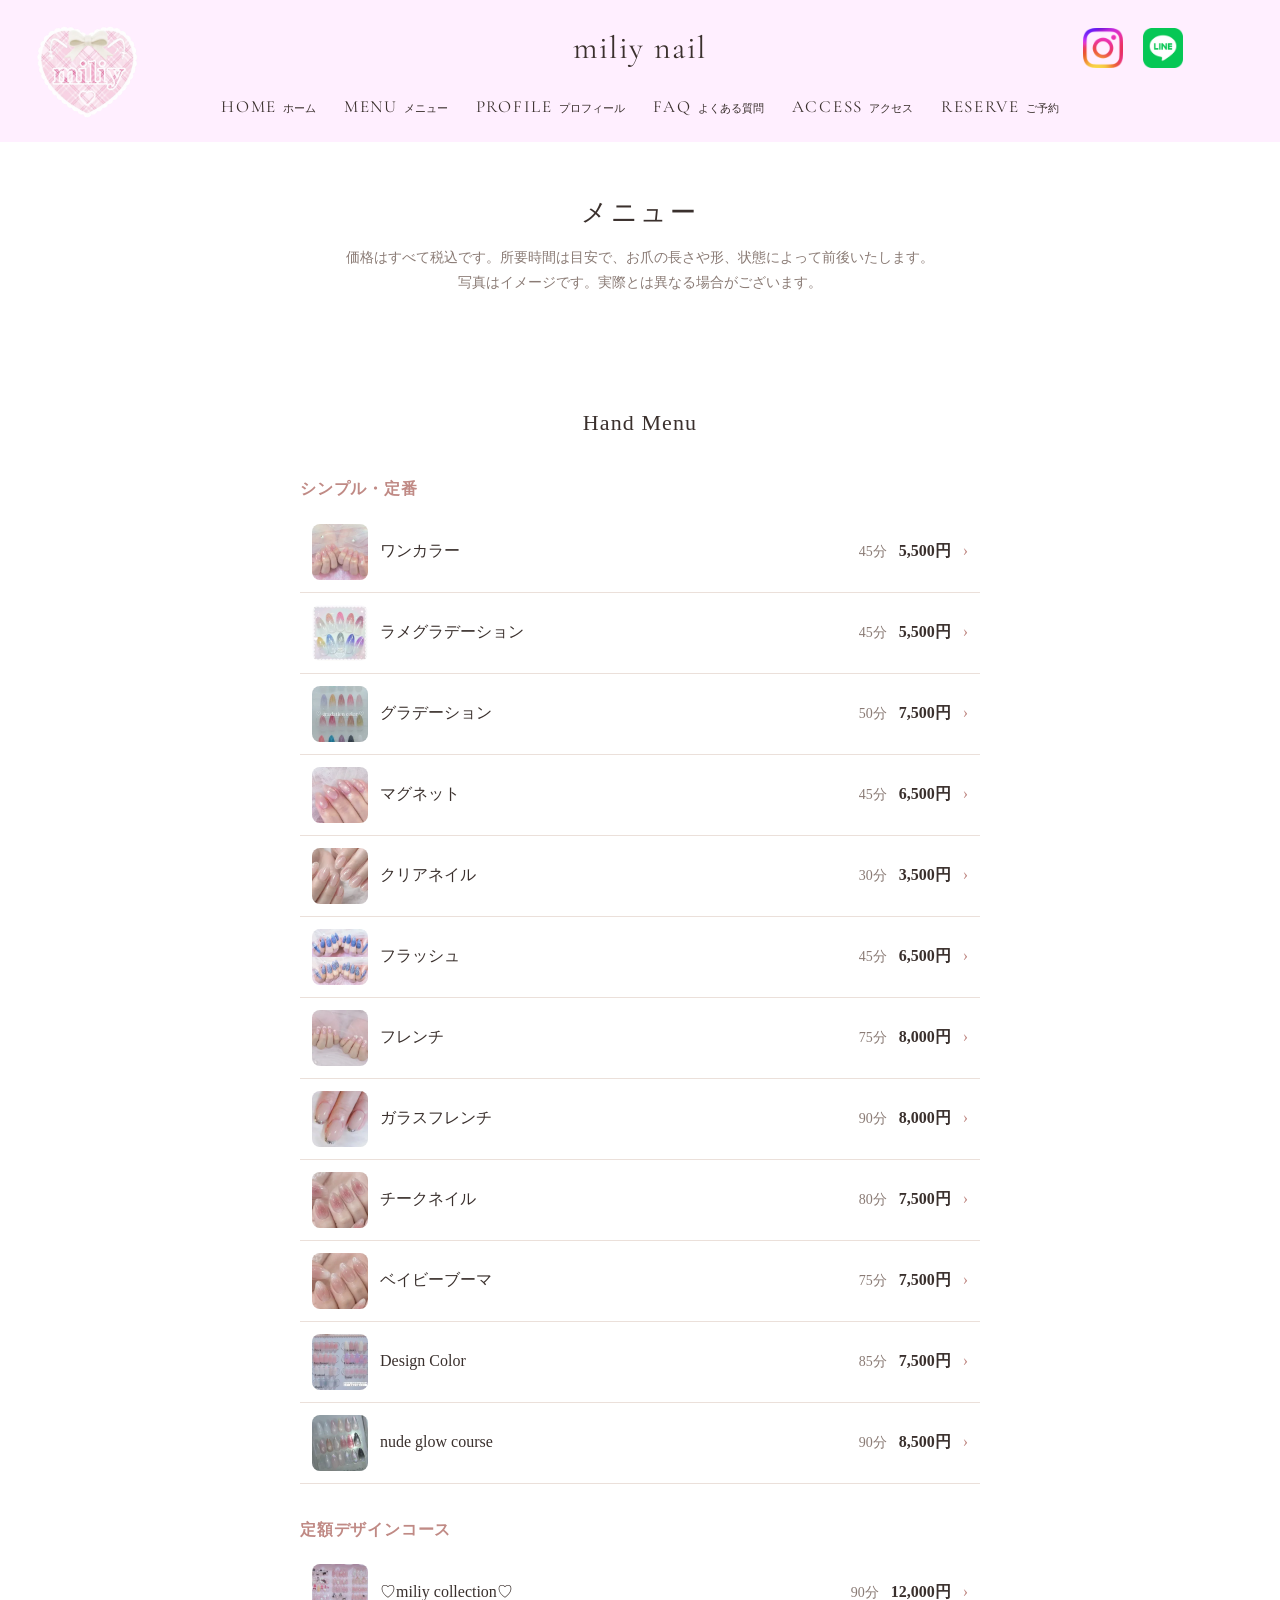
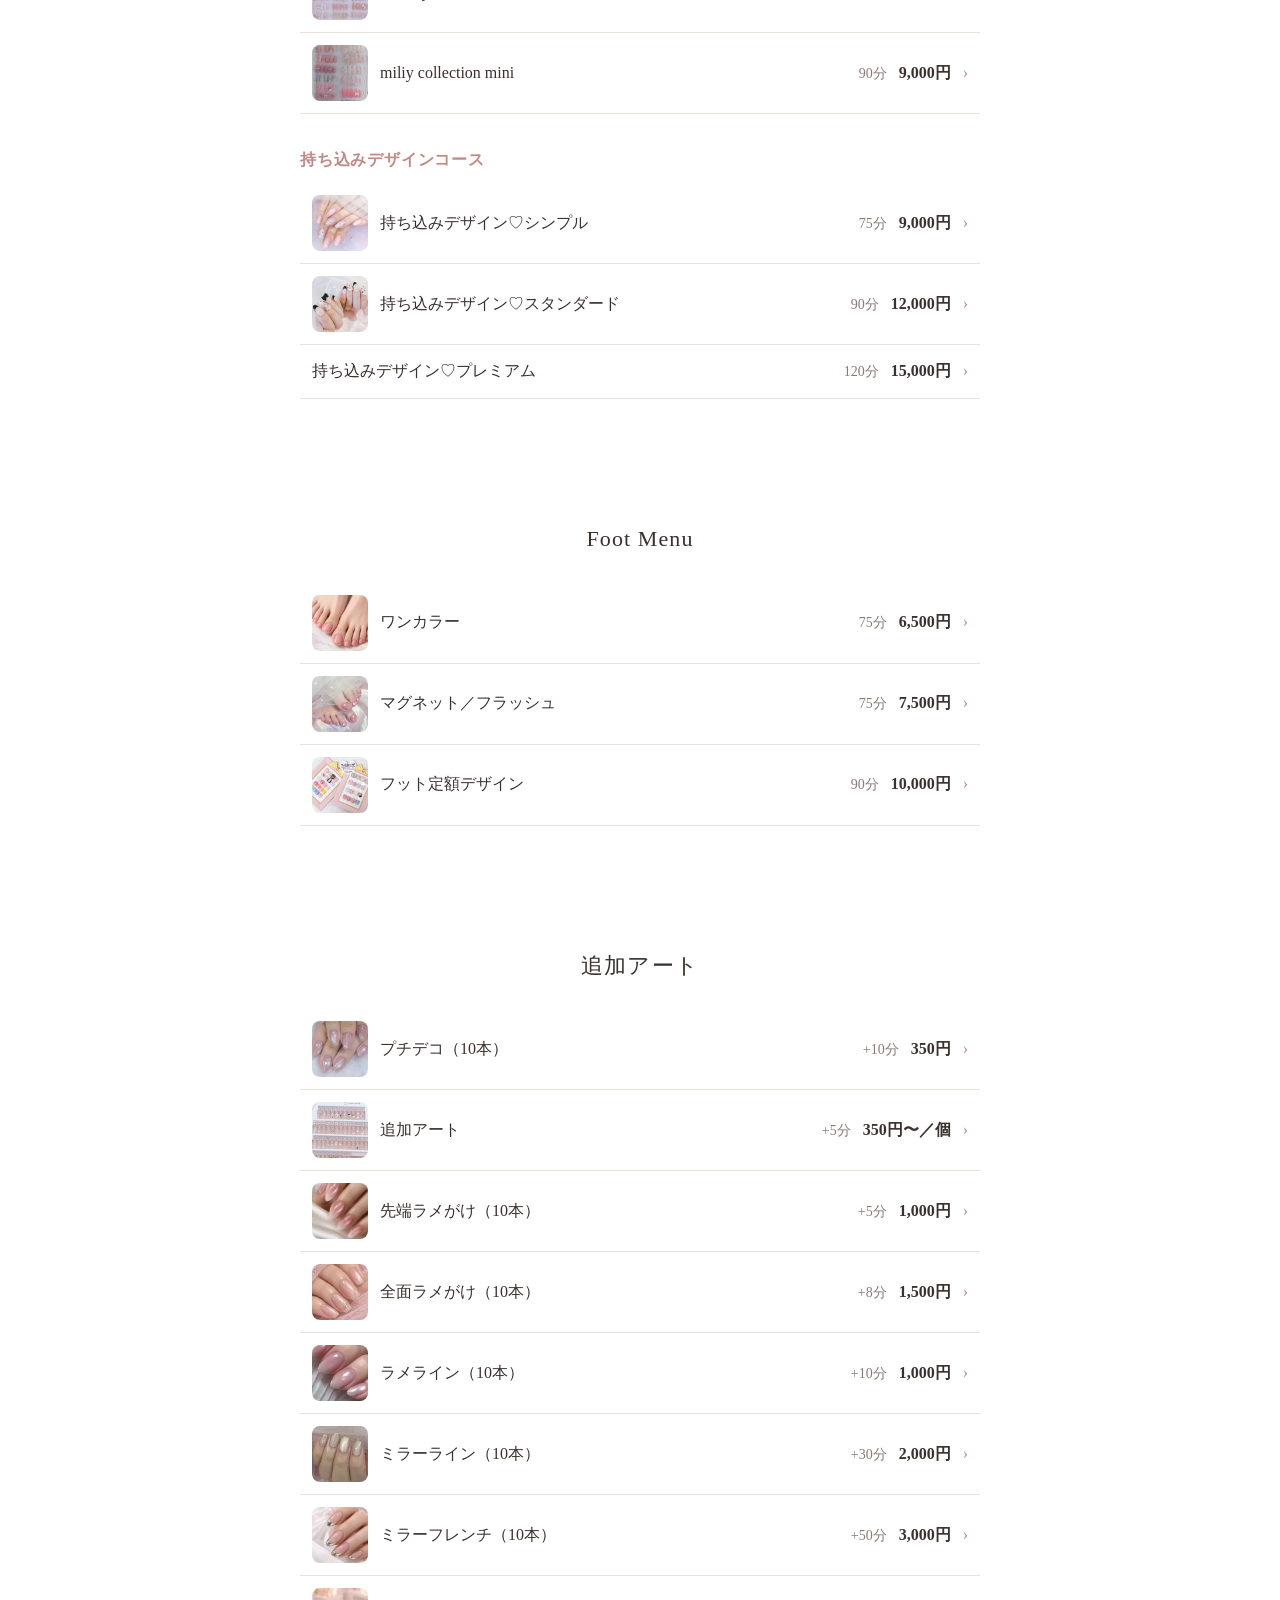
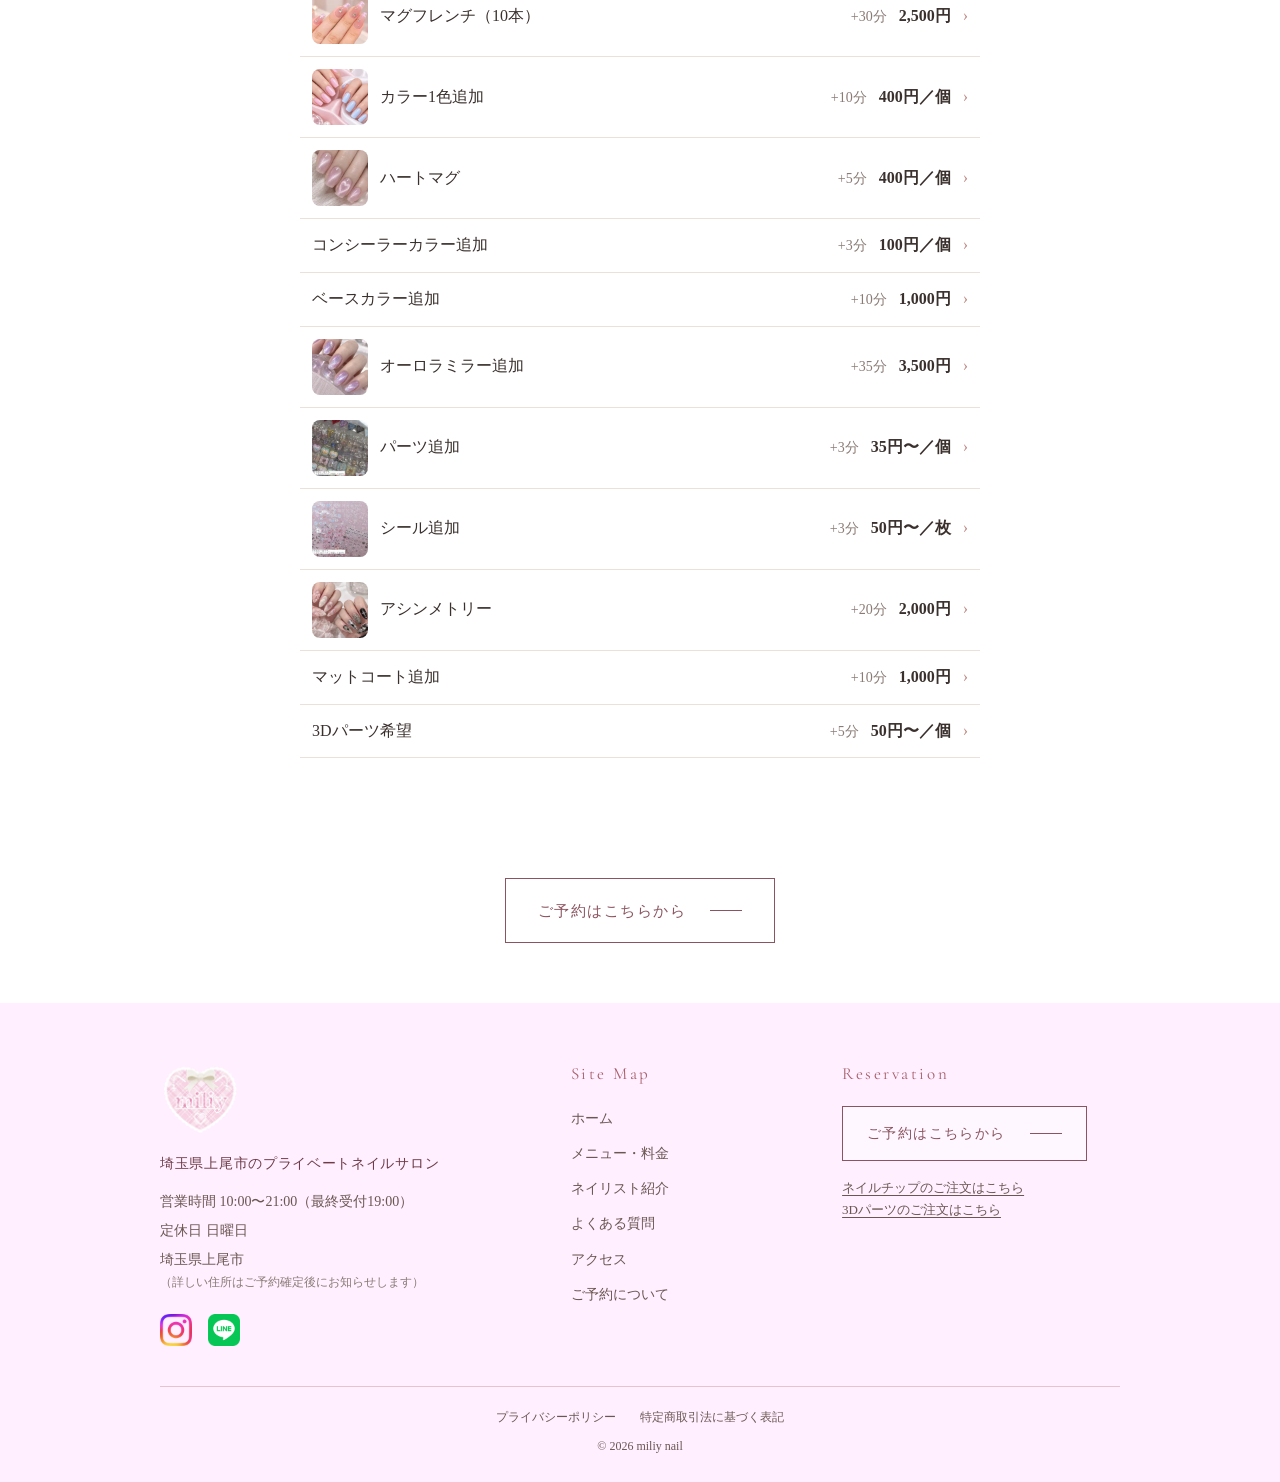
<file: menu.html>
<!doctype html>
<html lang="ja">
  <head>
    <meta charset="UTF-8" />
    <meta name="viewport" content="width=device-width, initial-scale=1.0" />
    <title>メニュー｜miliy nail</title>
    <meta name="description" content="miliy nail（埼玉県上尾市のネイルサロン）のメニューと料金。ワンカラー5,500円から、定額デザイン、持ち込みデザイン、フットまで。所要時間の目安も載せています。価格はすべて税込です。" />
    <link rel="icon" href="/favicon.ico" />
    <link rel="apple-touch-icon" href="/apple-touch-icon.png" />
    <meta property="og:title" content="メニュー｜miliy nail" />
    <meta property="og:description" content="miliy nail（埼玉県上尾市のネイルサロン）のメニューと料金。ワンカラー5,500円から、定額デザイン、持ち込みデザイン、フットまで。所要時間の目安も載せています。価格はすべて税込です。" />
    <meta property="og:type" content="website" />
    <meta property="og:url" content="https://miliynail.com/menu" />
    <meta property="og:image" content="https://miliynail.com/images/ogp.jpg" />
    <meta property="og:site_name" content="miliy nail" />
    <meta property="og:locale" content="ja_JP" />
    <meta name="twitter:card" content="summary_large_image" />
    <link rel="stylesheet" href="style.css?v=20261025e" />
    <script src="nav.js" defer></script>
    <script src="menu.js?v=20261025" defer></script>
    <link
      href="https://fonts.googleapis.com/css2?family=Cormorant+Garamond:wght@500&display=swap"
      rel="stylesheet"
    />
  </head>
  <body>
    <header>
      <a href="index.html" class="logo">
        <img src="images/logo.webp" alt="miliy nail" />
      </a>
      <p class="site-name">miliy nail</p>
      <div class="sns-link">
        <a
          href="https://www.instagram.com/miliynail/"
          target="_blank"
          rel="noopener"
        >
          <img src="images/instagram.webp" alt="Instagram" />
        </a>
        <a
          href="https://line.me/R/ti/p/@594xvbjj?oat_content=url&ts=10051917"
          target="_blank"
          rel="noopener"
        >
          <img src="images/line.webp" alt="LINE" />
        </a>
      </div>
      <button type="button" class="menu-toggle" aria-label="メニュー" aria-expanded="false">
        <span></span>
        <span></span>
        <span></span>
      </button>
      <nav>
        <ul class="nav-list">
          <li class="nav-home"><a href="index.html"><span class="nav-en">HOME</span><span class="nav-ja">ホーム</span></a></li>
          <li><a href="menu.html"><span class="nav-en">MENU</span><span class="nav-ja">メニュー</span></a></li>
          <li><a href="profile.html"><span class="nav-en">PROFILE</span><span class="nav-ja">プロフィール</span></a></li>
          <li><a href="faq.html"><span class="nav-en">FAQ</span><span class="nav-ja">よくある質問</span></a></li>
          <li><a href="access.html"><span class="nav-en">ACCESS</span><span class="nav-ja">アクセス</span></a></li>
          <li class="nav-reserve"><a href="reservation.html"><span class="nav-en">RESERVE</span><span class="nav-ja">ご予約</span></a></li>
        </ul>
      </nav>
    </header>
    <main>
      <section class="page-title">
        <h1>メニュー</h1>
        <p>価格はすべて税込です。<span class="phrase">所要時間は目安で、</span><span class="phrase">お爪の長さや形、状態によって前後いたします。</span><br class="pc-br" /><span class="phrase">写真はイメージです。</span><span class="phrase">実際とは異なる場合がございます。</span></p>
      </section>

      <section class="menu-section">
        <h2 class="fade-up">Hand Menu</h2>

        <h3 class="fade-up">シンプル・定番</h3>
        <ul class="menu-list fade-up">
          <li data-image="images/menu/one-color.webp">
            <button type="button" class="menu-button">
              <span class="menu-name">ワンカラー</span
              ><span class="menu-time">45分</span
              ><span class="menu-price">5,500円</span>
            </button>
            <div class="menu-detail" hidden>
              <p class="menu-detail-time">所要時間の目安：45分</p>
              <p>指先を一色でまとめるベーシックな塗り方です。</p>
              <p>お好きなカラーを1色お選びいただけます。※ラメカラーも対象です♡</p>
              <p>2色塗りたい方は1色追加ごとに＋400円。</p>
              <p>（追加アートより「カラー1色追加」をご選択ください）</p>
              <p>マットホワイト、マットブラックは＋500円</p>
              <p>※透け感のあるカラーで爪先が透けるのを隠したい場合は、ご予約時に追加アートから「コンシーラーカラー追加」をご選択ください。</p>
            </div>
          </li>
          <li data-image="images/menu/lame-gradation.webp">
            <button type="button" class="menu-button">
              <span class="menu-name">ラメグラデーション</span
              ><span class="menu-time">45分</span
              ><span class="menu-price">5,500円</span>
            </button>
            <div class="menu-detail" hidden>
              <p class="menu-detail-time">所要時間の目安：45分</p>
              <p>写真のカラーは一部です♡</p>
              <p>お好きなカラーをお選びいただけます♡</p>
              <p>※ベースカラーを追加する場合は、ご予約時に追加アートから「ベースカラー追加」をご選択ください。</p>
            </div>
          </li>
          <li data-image="images/menu/gradation.webp">
            <button type="button" class="menu-button">
              <span class="menu-name">グラデーション</span
              ><span class="menu-time">50分</span
              ><span class="menu-price">7,500円</span>
            </button>
            <div class="menu-detail" hidden>
              <p class="menu-detail-time">所要時間の目安：50分</p>
              <p>ご用意しているカラーの中からお選びいただけます。</p>
              <p>※ご用意のないカラーの場合は、当店で調合いたします。その場合、＋400円となります。</p>
              <p>※ベースカラーをご希望の場合は、ご予約時に追加アートから「ベースカラー追加」をご選択ください。</p>
            </div>
          </li>
          <li data-image="images/menu/magnet.webp">
            <button type="button" class="menu-button">
              <span class="menu-name">マグネット</span
              ><span class="menu-time">45分</span
              ><span class="menu-price">6,500円</span>
            </button>
            <div class="menu-detail" hidden>
              <p class="menu-detail-time">所要時間の目安：45分</p>
              <p>60色以上のカラーの中からお選びいただけます。ギラギラ系〜うるちゅる水光マグまで取り揃えております♡</p>
              <p>おすすめアート：♡プチデコ 350円　♡先端ラメがけ 1,000円　♡オーロラミラー追加 3,500円</p>
              <p>※ご希望の場合は、ご予約時に追加アートからご選択ください。</p>
            </div>
          </li>
          <li data-image="images/menu/clear.webp">
            <button type="button" class="menu-button">
              <span class="menu-name">クリアネイル</span
              ><span class="menu-time">30分</span
              ><span class="menu-price">3,500円</span>
            </button>
            <div class="menu-detail" hidden>
              <p class="menu-detail-time">所要時間の目安：30分</p>
              <p>透明な仕上がりです。</p>
              <p>おすすめアート：♡マットコート追加 1,000円</p>
              <p>マットコートを足すことで自爪感UP！ネイル禁止なお仕事の方におすすめです。</p>
              <p>※ご希望の場合は、ご予約時に追加アートから「マットコート追加」をご選択ください。</p>
            </div>
          </li>
          <li data-image="images/menu/flash.webp">
            <button type="button" class="menu-button">
              <span class="menu-name">フラッシュ</span
              ><span class="menu-time">45分</span
              ><span class="menu-price">6,500円</span>
            </button>
            <div class="menu-detail" hidden>
              <p class="menu-detail-time">所要時間の目安：45分</p>
              <p>サンプルの中からカラーをお選びいただけます♡</p>
              <p>おすすめアート：♡カラー1色追加 400円　♡パーツ追加 35円〜</p>
            </div>
          </li>
          <li data-image="images/menu/french.webp">
            <button type="button" class="menu-button">
              <span class="menu-name">フレンチ</span
              ><span class="menu-time">75分</span
              ><span class="menu-price">8,000円</span>
            </button>
            <div class="menu-detail" hidden>
              <p class="menu-detail-time">所要時間の目安：75分</p>
              <p>ベースカラーはシアーベージュまたはピンクベージュからお選びいただけます。</p>
              <p>フレンチ部分は、ホワイト、ブラック、レッド、ピンクの中でカラー変更可能です♡</p>
              <p>※参考写真ではパーツやアートを追加しております。</p>
              <p>おすすめアート：♡パーツ追加 35円〜　♡追加アート 350円〜　♡プチデコ 350円</p>
            </div>
          </li>
          <li data-image="images/menu/glass-french.webp">
            <button type="button" class="menu-button">
              <span class="menu-name">ガラスフレンチ</span
              ><span class="menu-time">90分</span
              ><span class="menu-price">8,000円</span>
            </button>
            <div class="menu-detail" hidden>
              <p class="menu-detail-time">所要時間の目安：90分</p>
              <p>キラキラとダイヤモンドのように輝く、シンプルながらも華のあるデザインです。</p>
              <p>ベースカラーはお選びいただけます♡</p>
              <p>おすすめアート：♡パーツ追加 35円〜</p>
            </div>
          </li>
          <li data-image="images/menu/cheek.webp">
            <button type="button" class="menu-button">
              <span class="menu-name">チークネイル</span
              ><span class="menu-time">80分</span
              ><span class="menu-price">7,500円</span>
            </button>
            <div class="menu-detail" hidden>
              <p class="menu-detail-time">所要時間の目安：80分</p>
              <p>上品なくすみピンクベースに、中央だけポワッと血色感と繊細なラメを足す、女性らしいデザインです♡</p>
              <p>おすすめアート：♡パーツ追加 35円〜　♡追加アート 350円〜　♡シール追加 50円〜</p>
            </div>
          </li>
          <li data-image="images/menu/baby-boomer.webp">
            <button type="button" class="menu-button">
              <span class="menu-name">ベイビーブーマ</span
              ><span class="menu-time">75分</span
              ><span class="menu-price">7,500円</span>
            </button>
            <div class="menu-detail" hidden>
              <p class="menu-detail-time">所要時間の目安：75分</p>
              <p>ベースカラーはピンクまたはピンクベージュからお選びいただけます。</p>
              <p>先端にかけて上品なラメを纏ったホワイトカラーを、ふんわりいれたデザインです♡</p>
              <p>おすすめアート：♡プチデコ 350円　♡パーツ追加 35円〜　♡シール追加 50円〜　♡追加アート 350円〜</p>
            </div>
          </li>
          <li data-image="images/menu/design-color.webp">
            <button type="button" class="menu-button">
              <span class="menu-name">Design Color</span
              ><span class="menu-time">85分</span
              ><span class="menu-price">7,500円</span>
            </button>
            <div class="menu-detail" hidden>
              <p class="menu-detail-time">所要時間の目安：85分</p>
              <p>一部、お好きなカラーに変更可能です♡</p>
              <p>おすすめアート：♡追加アート 350円〜　♡パーツ追加 35円〜</p>
            </div>
          </li>
          <li data-image="images/menu/nude-glow.webp">
            <button type="button" class="menu-button">
              <span class="menu-name">nude glow course</span
              ><span class="menu-time">90分</span
              ><span class="menu-price">8,500円</span>
            </button>
            <div class="menu-detail" hidden>
              <p class="menu-detail-time">所要時間の目安：90分</p>
              <p>韓国系うるちゅる水光マグを使った、指先が綺麗に見えるデザインです。</p>
              <p>おすすめアート：♡プチデコ 350円　♡パーツ追加 35円〜</p>
            </div>
          </li>
        </ul>

        <h3 class="fade-up">定額デザインコース</h3>
        <ul class="menu-list fade-up">
          <li data-image="images/menu/miliy-collection.webp" data-gallery="images/menu/miliy-collection-2.webp">
            <button type="button" class="menu-button">
              <span class="menu-name">♡miliy collection♡</span
              ><span class="menu-time">90分</span
              ><span class="menu-price">12,000円</span>
            </button>
            <div class="menu-detail" hidden>
              <p class="menu-detail-time">所要時間の目安：90分</p>
              <p>定額デザインコース♡</p>
              <p>写真にはないデザインも多数ございます♡</p>
              <p>一部カラー変更可能です。カラー変更をご希望の場合は、ご予約後に必ず公式LINEまでお知らせください。</p>
              <p>※デザインは予告なく変わる場合がございます。</p>
            </div>
          </li>
          <li data-image="images/menu/miliy-collection-mini.webp">
            <button type="button" class="menu-button">
              <span class="menu-name">miliy collection mini</span
              ><span class="menu-time">90分</span
              ><span class="menu-price">9,000円</span>
            </button>
            <div class="menu-detail" hidden>
              <p class="menu-detail-time">所要時間の目安：90分</p>
              <p>カラー変更可能です♡</p>
              <p>※デザインは予告なく変わる場合がございます。</p>
            </div>
          </li>
        </ul>

        <h3 class="fade-up">持ち込みデザインコース</h3>
        <ul class="menu-list fade-up">
          <li data-image="images/menu/mochikomi-simple.webp">
            <button type="button" class="menu-button">
              <span class="menu-name">持ち込みデザイン♡シンプル</span
              ><span class="menu-time">75分</span
              ><span class="menu-price">9,000円</span>
            </button>
            <div class="menu-detail" hidden>
              <p class="menu-detail-time">所要時間の目安：75分</p>
              <p>アートやパーツが少なめのシンプルデザインはこちら♡</p>
              <p>ご予約後、1週間前までにご希望のデザインを公式LINEまでお送りください。</p>
              <p>※ご予約日まで1週間を切っている場合、ご希望のデザインをお受けできない場合がございます。</p>
              <p>※当店では、アート・使用カラー・パーツの量により料金が変動いたします。メニューに迷われた場合は、お問い合わせください。</p>
            </div>
          </li>
          <li data-image="images/menu/mochikomi-standard.webp">
            <button type="button" class="menu-button">
              <span class="menu-name">持ち込みデザイン♡スタンダード</span
              ><span class="menu-time">90分</span
              ><span class="menu-price">12,000円</span>
            </button>
            <div class="menu-detail" hidden>
              <p class="menu-detail-time">所要時間の目安：90分</p>
              <p>アートやパーツが多めのデザインはこちら♡</p>
              <p>ご予約後、1週間前までにご希望のデザインを公式LINEまでお送りください。</p>
              <p>※ご予約日まで1週間を切っている場合、ご希望のデザインをお受けできない場合がございます。</p>
              <p>※当店では、アート・使用カラー・パーツの量により料金が変動いたします。メニューに迷われた場合は、お問い合わせください。</p>
            </div>
          </li>
          <li data-image="">
            <button type="button" class="menu-button">
              <span class="menu-name">持ち込みデザイン♡プレミアム</span
              ><span class="menu-time">120分</span
              ><span class="menu-price">15,000円</span>
            </button>
            <div class="menu-detail" hidden>
              <p class="menu-detail-time">所要時間の目安：120分</p>
              <p>複雑なアート・立体アート多め・パーツゴテ盛りのデザインはこちら♡</p>
              <p>ご予約後、1週間前までにご希望のデザインを公式LINEまでお送りください。</p>
              <p>※ご予約日まで1週間を切っている場合、ご希望のデザインをお受けできない場合がございます。</p>
              <p>※当店では、アート・使用カラー・パーツの量により料金が変動いたします。メニューに迷われた場合は、お問い合わせください。</p>
            </div>
          </li>
        </ul>
      </section>

      <section class="menu-section">
        <h2 class="fade-up">Foot Menu</h2>
        <ul class="menu-list fade-up">
          <li data-image="images/menu/foot-one-color.webp">
            <button type="button" class="menu-button">
              <span class="menu-name">ワンカラー</span
              ><span class="menu-time">75分</span
              ><span class="menu-price">6,500円</span>
            </button>
            <div class="menu-detail" hidden>
              <p class="menu-detail-time">所要時間の目安：75分</p>
              <p>ラメカラーも対象です♡</p>
              <p>選べる入浴剤のフットバス付きです。</p>
            </div>
          </li>
          <li data-image="images/menu/foot-magnet.webp">
            <button type="button" class="menu-button">
              <span class="menu-name">マグネット／フラッシュ</span
              ><span class="menu-time">75分</span
              ><span class="menu-price">7,500円</span>
            </button>
            <div class="menu-detail" hidden>
              <p class="menu-detail-time">所要時間の目安：75分</p>
              <p>お好きなカラーをお選びいただけます。</p>
              <p>選べる入浴剤のフットバス付きです。</p>
            </div>
          </li>
          <li data-image="images/menu/foot-teigaku.webp" data-gallery="images/menu/foot-teigaku-2.webp,images/menu/foot-teigaku-3.webp">
            <button type="button" class="menu-button">
              <span class="menu-name">フット定額デザイン</span
              ><span class="menu-time">90分</span
              ><span class="menu-price">10,000円</span>
            </button>
            <div class="menu-detail" hidden>
              <p class="menu-detail-time">所要時間の目安：90分</p>
              <p>親指はお好きなデザインをお選びいただけます。</p>
              <p>他8本はカラーサンプルの中からお好きなカラーをお選びいただけます。</p>
              <p>チビストーン8個無料♡</p>
            </div>
          </li>
        </ul>
      </section>

      <section class="menu-section">
        <h2 class="fade-up">追加アート</h2>
        <ul class="menu-list fade-up">
          <li data-image="images/menu/petit-deco.webp">
            <button type="button" class="menu-button">
              <span class="menu-name">プチデコ（10本）</span
              ><span class="menu-time">+10分</span
              ><span class="menu-price">350円</span>
            </button>
            <div class="menu-detail" hidden>
              <p class="menu-detail-time">所要時間の目安：+10分</p>
              <p>小さめストーンやパールを根元や爪先に10本、またはハートや星のホログラムを10本お付けいたします。</p>
            </div>
          </li>
          <li data-image="images/menu/add-art.webp" data-gallery="images/menu/add-art-11.webp,images/menu/add-art-2.webp,images/menu/add-art-3.webp,images/menu/add-art-4.webp,images/menu/add-art-5.webp,images/menu/add-art-6.webp,images/menu/add-art-7.webp,images/menu/add-art-8.webp,images/menu/add-art-9.webp,images/menu/add-art-10.webp">
            <button type="button" class="menu-button">
              <span class="menu-name">追加アート</span
              ><span class="menu-time">+5分</span
              ><span class="menu-price">350円〜／個</span>
            </button>
            <div class="menu-detail" hidden>
              <p class="menu-detail-time">所要時間の目安：+5分</p>
              <p>アートにより1本350円〜750円です♡</p>
              <p>イニシャルや数字を入れられる推し活アートもございます♡</p>
              <p>一部、カラー変更OKです！</p>
            </div>
          </li>
          <li data-image="images/menu/sentan-lame.webp">
            <button type="button" class="menu-button">
              <span class="menu-name">先端ラメがけ（10本）</span
              ><span class="menu-time">+5分</span
              ><span class="menu-price">1,000円</span>
            </button>
            <div class="menu-detail" hidden>
              <p class="menu-detail-time">所要時間の目安：+5分</p>
              <p>爪の中央〜爪先にかけて、ラメをキラキラとのせます。</p>
            </div>
          </li>
          <li data-image="images/menu/zenmen-lame.webp">
            <button type="button" class="menu-button">
              <span class="menu-name">全面ラメがけ（10本）</span
              ><span class="menu-time">+8分</span
              ><span class="menu-price">1,500円</span>
            </button>
            <div class="menu-detail" hidden>
              <p class="menu-detail-time">所要時間の目安：+8分</p>
              <p>全体にラメをのせて華やかさUP♡</p>
              <p>※ストーンは別途料金となります。</p>
            </div>
          </li>
          <li data-image="images/menu/lame-line.webp">
            <button type="button" class="menu-button">
              <span class="menu-name">ラメライン（10本）</span
              ><span class="menu-time">+10分</span
              ><span class="menu-price">1,000円</span>
            </button>
            <div class="menu-detail" hidden>
              <p class="menu-detail-time">所要時間の目安：+10分</p>
              <p>爪先に細いラメラインを入れます。</p>
              <p>カラーは、シルバー、ゴールド、ピンクゴールドからお選びいただけます♡</p>
            </div>
          </li>
          <li data-image="images/menu/mirror-line.webp">
            <button type="button" class="menu-button">
              <span class="menu-name">ミラーライン（10本）</span
              ><span class="menu-time">+30分</span
              ><span class="menu-price">2,000円</span>
            </button>
            <div class="menu-detail" hidden>
              <p class="menu-detail-time">所要時間の目安：+30分</p>
              <p>爪先に細いミラーラインを入れます。</p>
              <p>ミラーのカラーはお選びいただけます♡</p>
            </div>
          </li>
          <li data-image="images/menu/mirror-french.webp">
            <button type="button" class="menu-button">
              <span class="menu-name">ミラーフレンチ（10本）</span
              ><span class="menu-time">+50分</span
              ><span class="menu-price">3,000円</span>
            </button>
            <div class="menu-detail" hidden>
              <p class="menu-detail-time">所要時間の目安：+50分</p>
              <p>ミラーでフレンチを入れます。</p>
              <p>ミラーのカラーはお選びいただけます♡</p>
            </div>
          </li>
          <li data-image="images/menu/mag-french.webp">
            <button type="button" class="menu-button">
              <span class="menu-name">マグフレンチ（10本）</span
              ><span class="menu-time">+30分</span
              ><span class="menu-price">2,500円</span>
            </button>
            <div class="menu-detail" hidden>
              <p class="menu-detail-time">所要時間の目安：+30分</p>
              <p>マグネットでフレンチラインを作ります。</p>
              <p>※カラーはお選びいただけます。</p>
            </div>
          </li>
          <li data-image="images/menu/color-add.webp">
            <button type="button" class="menu-button">
              <span class="menu-name">カラー1色追加</span
              ><span class="menu-time">+10分</span
              ><span class="menu-price">400円／個</span>
            </button>
            <div class="menu-detail" hidden>
              <p class="menu-detail-time">所要時間の目安：+10分</p>
              <p>カラーを1色追加したい場合はこちら♡</p>
            </div>
          </li>
          <li data-image="images/menu/heart-mag.webp">
            <button type="button" class="menu-button">
              <span class="menu-name">ハートマグ</span
              ><span class="menu-time">+5分</span
              ><span class="menu-price">400円／個</span>
            </button>
            <div class="menu-detail" hidden>
              <p class="menu-detail-time">所要時間の目安：+5分</p>
              <p>お好きなマグネットカラーで、ハート模様を作ります♡</p>
              <p>※お写真のように相手向きのハートになります。</p>
            </div>
          </li>
          <li data-image="">
            <button type="button" class="menu-button">
              <span class="menu-name">コンシーラーカラー追加</span
              ><span class="menu-time">+3分</span
              ><span class="menu-price">100円／個</span>
            </button>
            <div class="menu-detail" hidden>
              <p class="menu-detail-time">所要時間の目安：+3分</p>
              <p>自爪が透けるのを防ぎます。</p>
            </div>
          </li>
          <li data-image="">
            <button type="button" class="menu-button">
              <span class="menu-name">ベースカラー追加</span
              ><span class="menu-time">+10分</span
              ><span class="menu-price">1,000円</span>
            </button>
            <div class="menu-detail" hidden>
              <p class="menu-detail-time">所要時間の目安：+10分</p>
              <p>ベースとなるカラーを爪全体に塗ります。</p>
              <p>※カラーはお選びいただけます。</p>
              <p>※マットホワイト、マットブラックは＋500円。当日加算いたします。</p>
            </div>
          </li>
          <li data-image="images/menu/aurora-mirror.webp">
            <button type="button" class="menu-button">
              <span class="menu-name">オーロラミラー追加</span
              ><span class="menu-time">+35分</span
              ><span class="menu-price">3,500円</span>
            </button>
            <div class="menu-detail" hidden>
              <p class="menu-detail-time">所要時間の目安：+35分</p>
              <p>ワンカラーや、微粒子系のうるちゅるマグネットへの追加がおすすめです♡</p>
            </div>
          </li>
          <li data-image="images/menu/parts-add.webp">
            <button type="button" class="menu-button">
              <span class="menu-name">パーツ追加</span
              ><span class="menu-time">+3分</span
              ><span class="menu-price">35円〜／個</span>
            </button>
            <div class="menu-detail" hidden>
              <p class="menu-detail-time">所要時間の目安：+3分</p>
              <p>パーツ表の中から、お好きなパーツをお選びいただけます♡</p>
              <p>※個数は当日変更もOKです。</p>
            </div>
          </li>
          <li data-image="images/menu/seal-add.webp">
            <button type="button" class="menu-button">
              <span class="menu-name">シール追加</span
              ><span class="menu-time">+3分</span
              ><span class="menu-price">50円〜／枚</span>
            </button>
            <div class="menu-detail" hidden>
              <p class="menu-detail-time">所要時間の目安：+3分</p>
              <p>お好きなシールを追加できます♡</p>
              <p>※枚数は当日変更もOKです！</p>
            </div>
          </li>
          <li data-image="images/menu/asymmetry.webp">
            <button type="button" class="menu-button">
              <span class="menu-name">アシンメトリー</span
              ><span class="menu-time">+20分</span
              ><span class="menu-price">2,000円</span>
            </button>
            <div class="menu-detail" hidden>
              <p class="menu-detail-time">所要時間の目安：+20分</p>
              <p>左右で全く別のデザインをやりたい方はこちら♡</p>
            </div>
          </li>
          <li data-image="">
            <button type="button" class="menu-button">
              <span class="menu-name">マットコート追加</span
              ><span class="menu-time">+10分</span
              ><span class="menu-price">1,000円</span>
            </button>
            <div class="menu-detail" hidden>
              <p class="menu-detail-time">所要時間の目安：+10分</p>
              <p>艶なしマットな質感に仕上げます。</p>
            </div>
          </li>
          <li data-image="">
            <button type="button" class="menu-button">
              <span class="menu-name">3Dパーツ希望</span
              ><span class="menu-time">+5分</span
              ><span class="menu-price">50円〜／個</span>
            </button>
            <div class="menu-detail" hidden>
              <p class="menu-detail-time">所要時間の目安：+5分</p>
              <p>3Dパーツをご希望の場合は、ご予約時にこちらをご選択後、お写真の添付＆詳細をお知らせください。LINEからでもOKです♡</p>
              <p><a href="order-parts.html">3Dパーツのご注文について詳しくはこちら</a></p>
            </div>
          </li>
        </ul>
      </section>
      <section class="reserve">
        <p class="fade-up"><a href="reservation.html" class="btn-line">ご予約はこちらから</a></p>
      </section>
      <dialog class="menu-dialog">
        <div class="dialog-gallery">
          <div class="dialog-frame">
            <div class="dialog-slides"></div>
            <button type="button" class="dialog-arrow dialog-prev" aria-label="前の写真を見る">
              <svg viewBox="0 0 24 24" width="20" height="20" aria-hidden="true"><path d="M15 5l-7 7 7 7" fill="none" stroke="currentColor" stroke-width="1.8" stroke-linecap="round" stroke-linejoin="round" /></svg>
            </button>
            <button type="button" class="dialog-arrow dialog-next" aria-label="次の写真を見る">
              <svg viewBox="0 0 24 24" width="20" height="20" aria-hidden="true"><path d="M9 5l7 7-7 7" fill="none" stroke="currentColor" stroke-width="1.8" stroke-linecap="round" stroke-linejoin="round" /></svg>
            </button>
            <span class="dialog-count"></span>
          </div>
          <div class="dialog-dots"></div>
        </div>
        <h2 class="dialog-name"></h2>
        <p class="dialog-price"></p>
        <div class="dialog-text"></div>
        <button type="button" class="dialog-close">閉じる</button>
      </dialog>
    </main>
    <footer>
      <div class="footer-inner">
        <div class="footer-info">
          <a href="index.html" class="footer-logo">
            <img src="images/logo.webp" alt="miliy nail" />
          </a>
          <p class="footer-catch">埼玉県上尾市のプライベートネイルサロン</p>
          <p>営業時間 10:00〜21:00（最終受付19:00）</p>
          <p>定休日 日曜日</p>
          <p>埼玉県上尾市<span class="footer-note">（詳しい住所はご予約確定後にお知らせします）</span></p>
          <div class="footer-sns">
            <a href="https://www.instagram.com/miliynail/" target="_blank" rel="noopener">
              <img src="images/instagram.webp" alt="Instagram" />
            </a>
            <a href="https://line.me/R/ti/p/@594xvbjj?oat_content=url&ts=10051917" target="_blank" rel="noopener">
              <img src="images/line.webp" alt="LINE" />
            </a>
          </div>
        </div>
        <nav class="footer-nav" aria-label="サイトマップ">
          <p class="footer-heading">Site Map</p>
          <ul>
            <li><a href="index.html">ホーム</a></li>
            <li><a href="menu.html">メニュー・料金</a></li>
            <li><a href="profile.html">ネイリスト紹介</a></li>
            <li><a href="faq.html">よくある質問</a></li>
            <li><a href="access.html">アクセス</a></li>
            <li><a href="reservation.html">ご予約について</a></li>
          </ul>
        </nav>
        <div class="footer-reserve">
          <p class="footer-heading">Reservation</p>
          <a href="reservation.html" class="btn-line">ご予約はこちらから</a>
          <p class="footer-dm">
            <a href="order-nailtip.html">ネイルチップのご注文はこちら</a><br />
            <a href="order-parts.html">3Dパーツのご注文はこちら</a>
          </p>
        </div>
      </div>
      <div class="footer-bottom">
        <ul class="footer-legal">
          <li><a href="privacy.html">プライバシーポリシー</a></li>
          <li><a href="tokushoho.html">特定商取引法に基づく表記</a></li>
        </ul>
        <p class="footer-copy">© 2026 miliy nail</p>
      </div>
    </footer>
  </body>
</html>
</file>
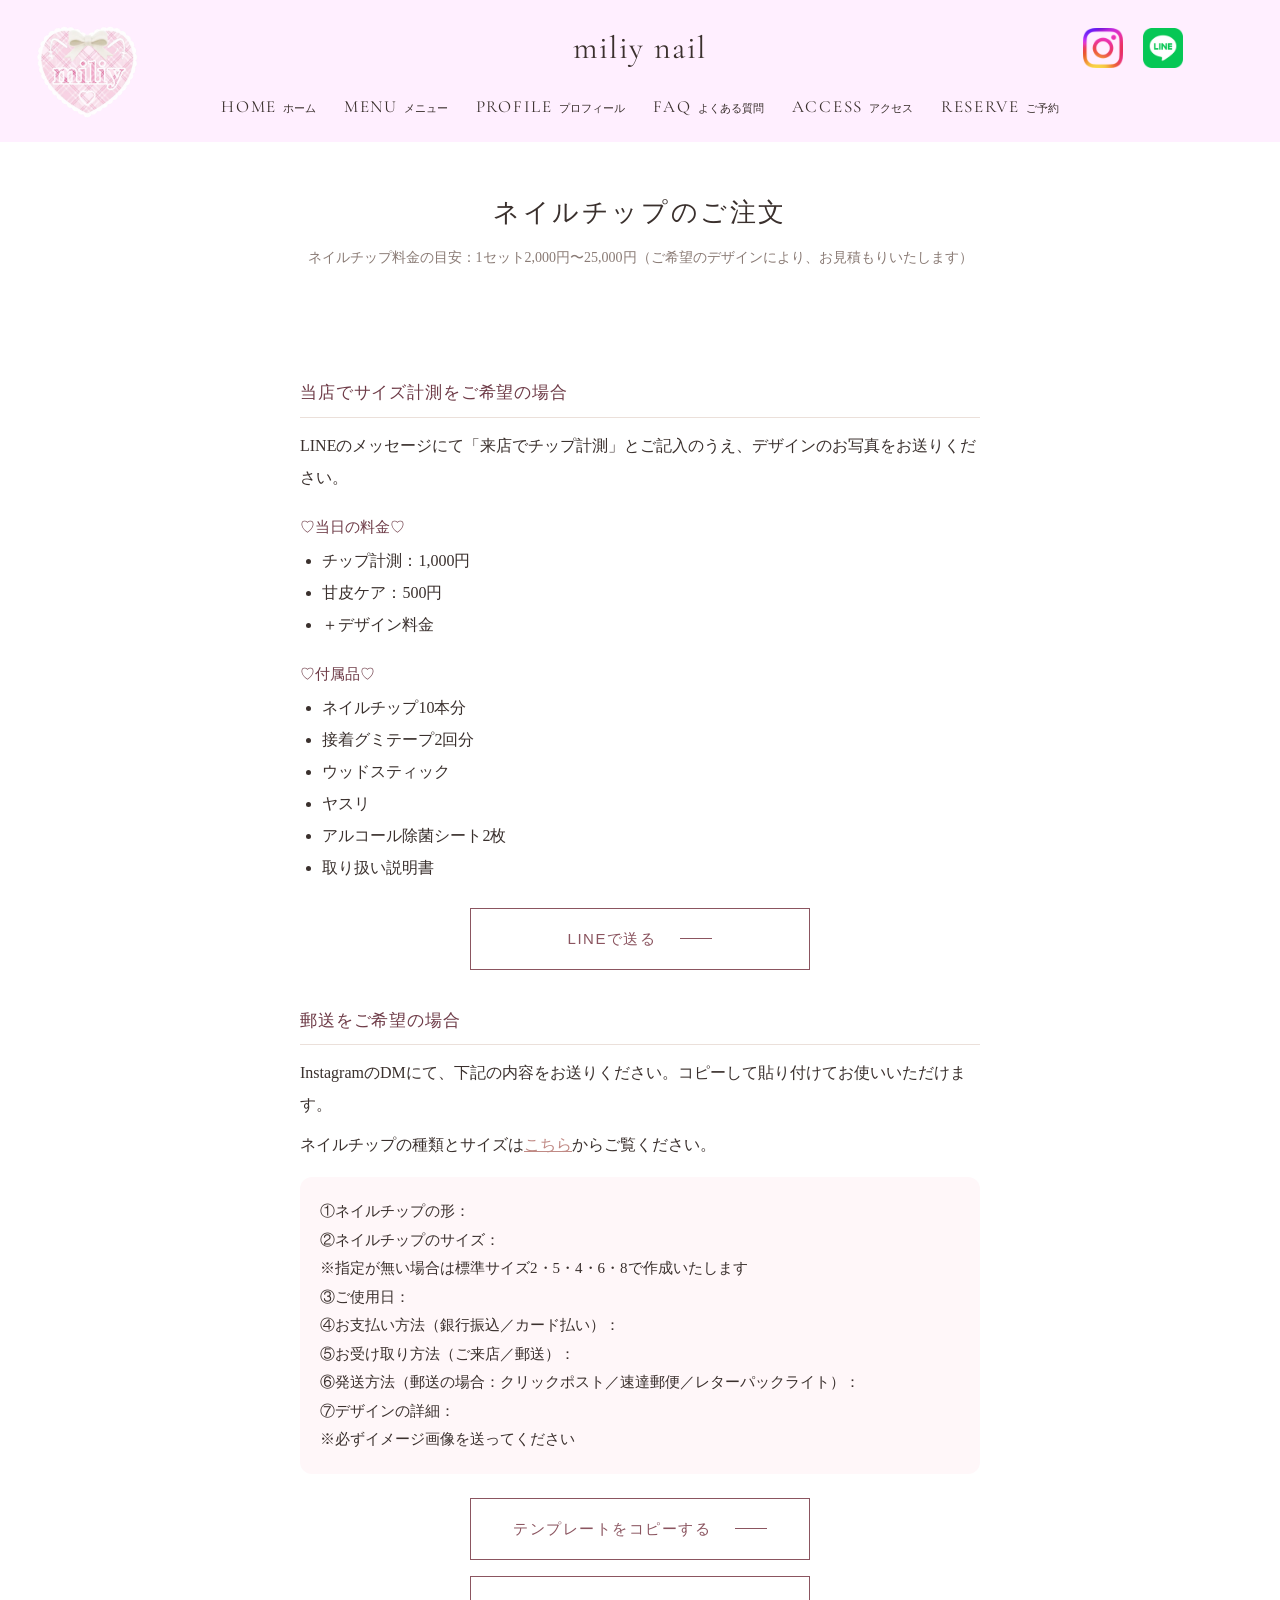
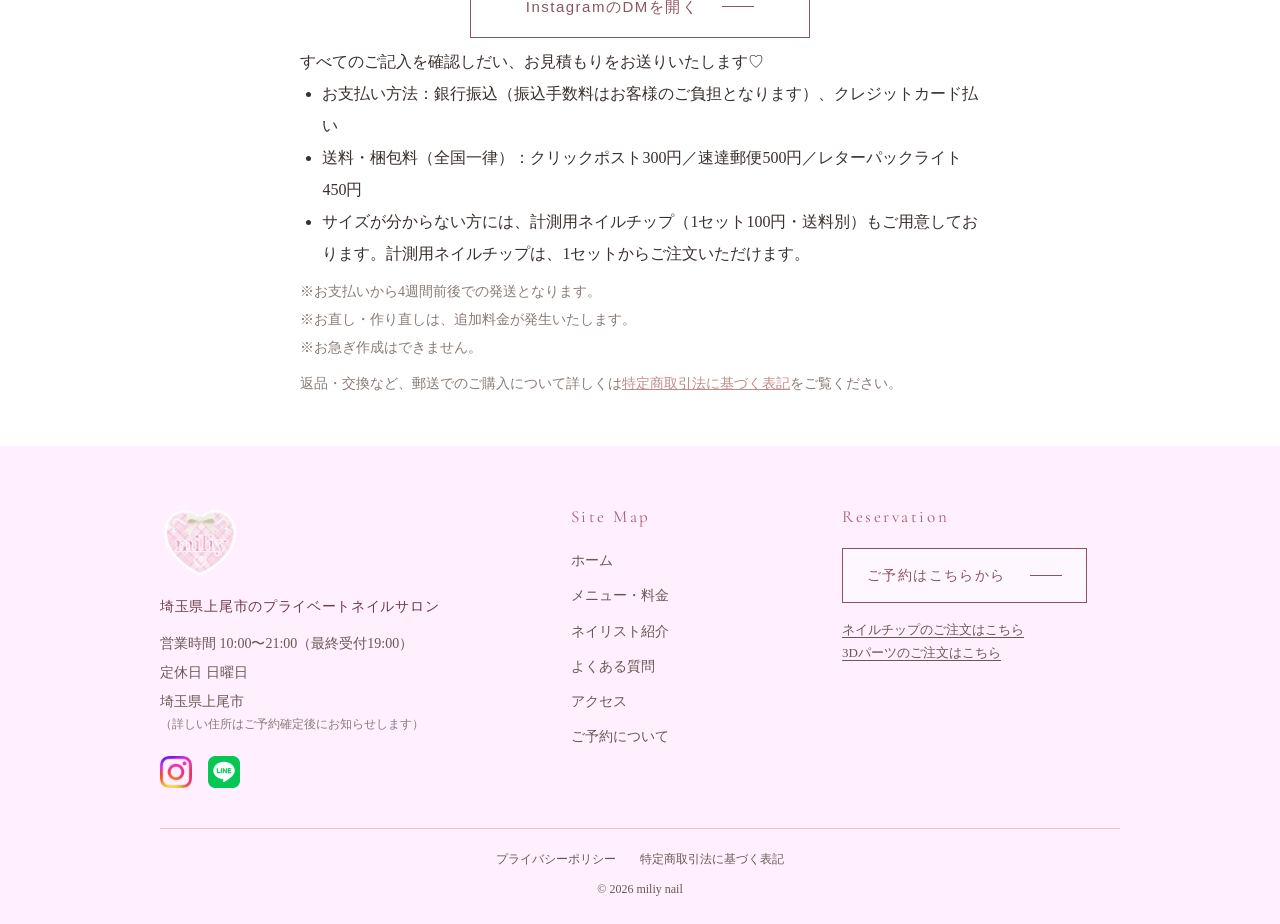
<file: order-nailtip.html>
<!doctype html>
<html lang="ja">
  <head>
    <meta charset="UTF-8" />
    <meta name="viewport" content="width=device-width, initial-scale=1.0" />
    <title>ネイルチップのご注文｜miliy nail</title>
    <meta name="description" content="miliy nail（埼玉県上尾市のプライベートネイルサロン）のネイルチップのご注文方法。注意事項とご注文テンプレートをご案内します。" />
    <link rel="icon" href="/favicon.ico" />
    <link rel="apple-touch-icon" href="/apple-touch-icon.png" />
    <meta property="og:title" content="ネイルチップのご注文｜miliy nail" />
    <meta property="og:description" content="miliy nail（埼玉県上尾市のプライベートネイルサロン）のネイルチップのご注文方法。注意事項とご注文テンプレートをご案内します。" />
    <meta property="og:type" content="website" />
    <meta property="og:url" content="https://miliynail.com/order-nailtip" />
    <meta property="og:image" content="https://miliynail.com/images/ogp.jpg" />
    <meta property="og:site_name" content="miliy nail" />
    <meta property="og:locale" content="ja_JP" />
    <meta name="twitter:card" content="summary_large_image" />
    <link rel="stylesheet" href="style.css?v=20261025e" />
    <script src="nav.js" defer></script>
    <script src="copy.js?v=20261025" defer></script>
    <link
      href="https://fonts.googleapis.com/css2?family=Cormorant+Garamond:wght@500&display=swap"
      rel="stylesheet"
    />
  </head>
  <body>
    <header>
      <a href="index.html" class="logo">
        <img src="images/logo.webp" alt="miliy nail" />
      </a>
      <p class="site-name">miliy nail</p>
      <div class="sns-link">
        <a
          href="https://www.instagram.com/miliynail/"
          target="_blank"
          rel="noopener"
        >
          <img src="images/instagram.webp" alt="Instagram" />
        </a>
        <a
          href="https://line.me/R/ti/p/@594xvbjj?oat_content=url&ts=10051917"
          target="_blank"
          rel="noopener"
        >
          <img src="images/line.webp" alt="LINE" />
        </a>
      </div>
      <button type="button" class="menu-toggle" aria-label="メニュー" aria-expanded="false">
        <span></span>
        <span></span>
        <span></span>
      </button>
      <nav>
        <ul class="nav-list">
          <li class="nav-home"><a href="index.html"><span class="nav-en">HOME</span><span class="nav-ja">ホーム</span></a></li>
          <li><a href="menu.html"><span class="nav-en">MENU</span><span class="nav-ja">メニュー</span></a></li>
          <li><a href="profile.html"><span class="nav-en">PROFILE</span><span class="nav-ja">プロフィール</span></a></li>
          <li><a href="faq.html"><span class="nav-en">FAQ</span><span class="nav-ja">よくある質問</span></a></li>
          <li><a href="access.html"><span class="nav-en">ACCESS</span><span class="nav-ja">アクセス</span></a></li>
          <li class="nav-reserve"><a href="reservation.html"><span class="nav-en">RESERVE</span><span class="nav-ja">ご予約</span></a></li>
        </ul>
      </nav>
    </header>
    <main>
      <section class="page-title">
        <h1>ネイルチップのご注文</h1>
        <p>ネイルチップ料金の目安：1セット2,000円〜25,000円（ご希望のデザインにより、お見積もりいたします）</p>
      </section>
      <section class="policy-section">
        <div class="policy-item">
          <h2>当店でサイズ計測をご希望の場合</h2>
          <p>LINEのメッセージにて「来店でチップ計測」とご記入のうえ、デザインのお写真をお送りください。</p>
          <h3 class="order-subtitle">♡当日の料金♡</h3>
          <ul>
            <li>チップ計測：1,000円</li>
            <li>甘皮ケア：500円</li>
            <li>＋デザイン料金</li>
          </ul>
          <h3 class="order-subtitle">♡付属品♡</h3>
          <ul>
            <li>ネイルチップ10本分</li>
            <li>接着グミテープ2回分</li>
            <li>ウッドスティック</li>
            <li>ヤスリ</li>
            <li>アルコール除菌シート2枚</li>
            <li>取り扱い説明書</li>
          </ul>
          <p class="order-buttons">
            <a href="https://line.me/R/ti/p/@594xvbjj?oat_content=url&amp;ts=10051917" class="btn-line" target="_blank" rel="noopener">LINEで送る</a>
          </p>
        </div>

        <div class="policy-item">
          <h2>郵送をご希望の場合</h2>
          <p>InstagramのDMにて、下記の内容をお送りください。コピーして貼り付けてお使いいただけます。</p>
          <p>ネイルチップの種類とサイズは<a href="https://www.instagram.com/p/DJy1ul7yNqN/" target="_blank" rel="noopener">こちら</a>からご覧ください。</p>
          <pre class="order-template" id="tip-template">①ネイルチップの形：
②ネイルチップのサイズ：
※指定が無い場合は標準サイズ2・5・4・6・8で作成いたします
③ご使用日：
④お支払い方法（銀行振込／カード払い）：
⑤お受け取り方法（ご来店／郵送）：
⑥発送方法（郵送の場合：クリックポスト／速達郵便／レターパックライト）：
⑦デザインの詳細：
※必ずイメージ画像を送ってください</pre>
          <p class="order-buttons">
            <button type="button" class="btn-line copy-button" data-target="#tip-template">テンプレートをコピーする</button>
            <a href="https://ig.me/m/miliynail" class="btn-line" target="_blank" rel="noopener">InstagramのDMを開く</a>
          </p>
          <p>すべてのご記入を確認しだい、お見積もりをお送りいたします♡</p>
          <ul>
            <li>お支払い方法：銀行振込（振込手数料はお客様のご負担となります）、クレジットカード払い</li>
            <li>送料・梱包料（全国一律）：クリックポスト300円／速達郵便500円／レターパックライト450円</li>
            <li>サイズが分からない方には、計測用ネイルチップ（1セット100円・送料別）もご用意しております。計測用ネイルチップは、1セットからご注文いただけます。</li>
          </ul>
          <p class="policy-note">
            ※お支払いから4週間前後での発送となります。<br />
            ※お直し・作り直しは、追加料金が発生いたします。<br />
            ※お急ぎ作成はできません。
          </p>
        </div>

        <p class="policy-note">返品・交換など、郵送でのご購入について詳しくは<a href="tokushoho.html">特定商取引法に基づく表記</a>をご覧ください。</p>
      </section>
    </main>
    <footer>
      <div class="footer-inner">
        <div class="footer-info">
          <a href="index.html" class="footer-logo">
            <img src="images/logo.webp" alt="miliy nail" />
          </a>
          <p class="footer-catch">埼玉県上尾市のプライベートネイルサロン</p>
          <p>営業時間 10:00〜21:00（最終受付19:00）</p>
          <p>定休日 日曜日</p>
          <p>埼玉県上尾市<span class="footer-note">（詳しい住所はご予約確定後にお知らせします）</span></p>
          <div class="footer-sns">
            <a href="https://www.instagram.com/miliynail/" target="_blank" rel="noopener">
              <img src="images/instagram.webp" alt="Instagram" />
            </a>
            <a href="https://line.me/R/ti/p/@594xvbjj?oat_content=url&ts=10051917" target="_blank" rel="noopener">
              <img src="images/line.webp" alt="LINE" />
            </a>
          </div>
        </div>
        <nav class="footer-nav" aria-label="サイトマップ">
          <p class="footer-heading">Site Map</p>
          <ul>
            <li><a href="index.html">ホーム</a></li>
            <li><a href="menu.html">メニュー・料金</a></li>
            <li><a href="profile.html">ネイリスト紹介</a></li>
            <li><a href="faq.html">よくある質問</a></li>
            <li><a href="access.html">アクセス</a></li>
            <li><a href="reservation.html">ご予約について</a></li>
          </ul>
        </nav>
        <div class="footer-reserve">
          <p class="footer-heading">Reservation</p>
          <a href="reservation.html" class="btn-line">ご予約はこちらから</a>
          <p class="footer-dm">
            <a href="order-nailtip.html">ネイルチップのご注文はこちら</a><br />
            <a href="order-parts.html">3Dパーツのご注文はこちら</a>
          </p>
        </div>
      </div>
      <div class="footer-bottom">
        <ul class="footer-legal">
          <li><a href="privacy.html">プライバシーポリシー</a></li>
          <li><a href="tokushoho.html">特定商取引法に基づく表記</a></li>
        </ul>
        <p class="footer-copy">© 2026 miliy nail</p>
      </div>
    </footer>
  </body>
</html>
</file>
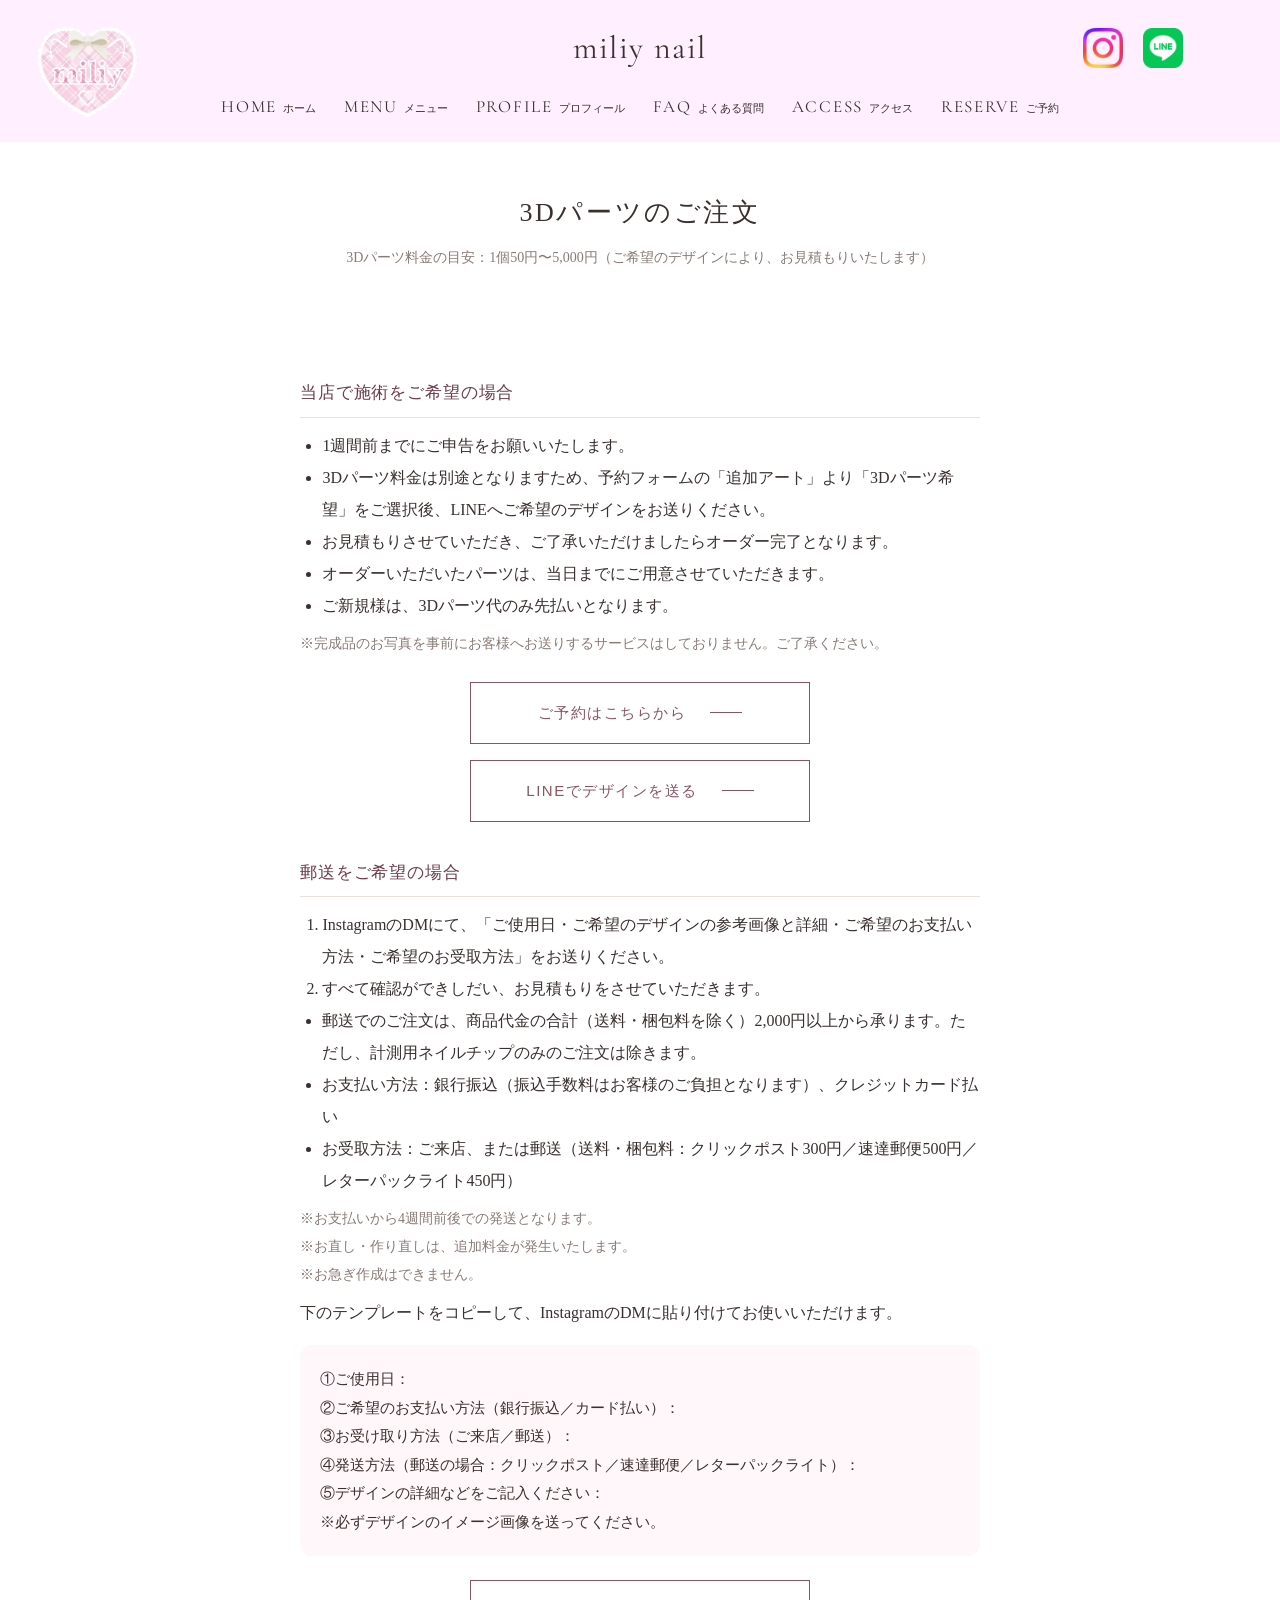
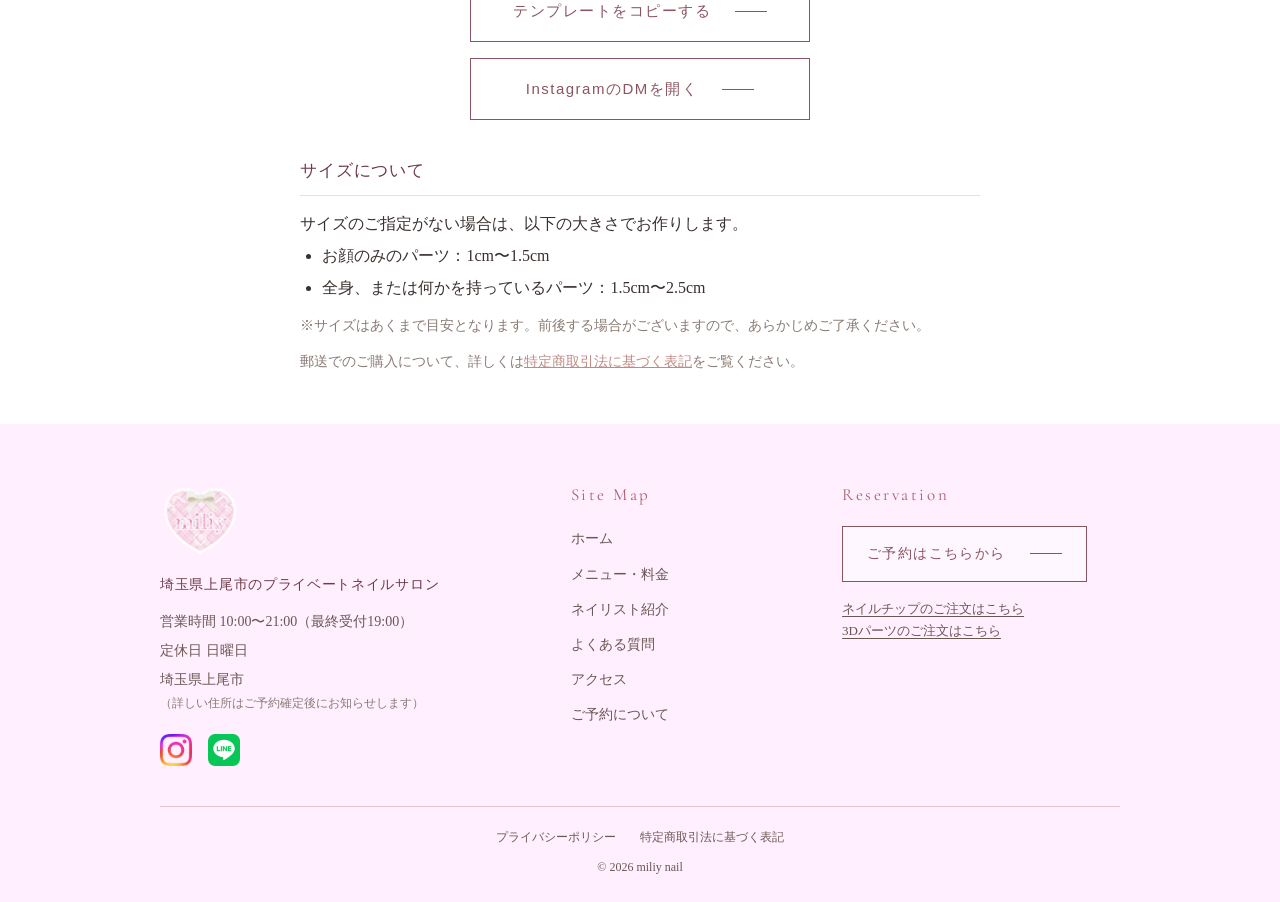
<file: order-parts.html>
<!doctype html>
<html lang="ja">
  <head>
    <meta charset="UTF-8" />
    <meta name="viewport" content="width=device-width, initial-scale=1.0" />
    <title>3Dパーツのご注文｜miliy nail</title>
    <meta name="description" content="miliy nail（埼玉県上尾市のプライベートネイルサロン）の3Dパーツのご注文方法。注意事項とご注文テンプレートをご案内します。" />
    <link rel="icon" href="/favicon.ico" />
    <link rel="apple-touch-icon" href="/apple-touch-icon.png" />
    <meta property="og:title" content="3Dパーツのご注文｜miliy nail" />
    <meta property="og:description" content="miliy nail（埼玉県上尾市のプライベートネイルサロン）の3Dパーツのご注文方法。注意事項とご注文テンプレートをご案内します。" />
    <meta property="og:type" content="website" />
    <meta property="og:url" content="https://miliynail.com/order-parts" />
    <meta property="og:image" content="https://miliynail.com/images/ogp.jpg" />
    <meta property="og:site_name" content="miliy nail" />
    <meta property="og:locale" content="ja_JP" />
    <meta name="twitter:card" content="summary_large_image" />
    <link rel="stylesheet" href="style.css?v=20261025e" />
    <script src="nav.js" defer></script>
    <script src="copy.js?v=20261025" defer></script>
    <link
      href="https://fonts.googleapis.com/css2?family=Cormorant+Garamond:wght@500&display=swap"
      rel="stylesheet"
    />
  </head>
  <body>
    <header>
      <a href="index.html" class="logo">
        <img src="images/logo.webp" alt="miliy nail" />
      </a>
      <p class="site-name">miliy nail</p>
      <div class="sns-link">
        <a
          href="https://www.instagram.com/miliynail/"
          target="_blank"
          rel="noopener"
        >
          <img src="images/instagram.webp" alt="Instagram" />
        </a>
        <a
          href="https://line.me/R/ti/p/@594xvbjj?oat_content=url&ts=10051917"
          target="_blank"
          rel="noopener"
        >
          <img src="images/line.webp" alt="LINE" />
        </a>
      </div>
      <button type="button" class="menu-toggle" aria-label="メニュー" aria-expanded="false">
        <span></span>
        <span></span>
        <span></span>
      </button>
      <nav>
        <ul class="nav-list">
          <li class="nav-home"><a href="index.html"><span class="nav-en">HOME</span><span class="nav-ja">ホーム</span></a></li>
          <li><a href="menu.html"><span class="nav-en">MENU</span><span class="nav-ja">メニュー</span></a></li>
          <li><a href="profile.html"><span class="nav-en">PROFILE</span><span class="nav-ja">プロフィール</span></a></li>
          <li><a href="faq.html"><span class="nav-en">FAQ</span><span class="nav-ja">よくある質問</span></a></li>
          <li><a href="access.html"><span class="nav-en">ACCESS</span><span class="nav-ja">アクセス</span></a></li>
          <li class="nav-reserve"><a href="reservation.html"><span class="nav-en">RESERVE</span><span class="nav-ja">ご予約</span></a></li>
        </ul>
      </nav>
    </header>
    <main>
      <section class="page-title">
        <h1>3Dパーツのご注文</h1>
        <p>3Dパーツ料金の目安：1個50円〜5,000円（ご希望のデザインにより、お見積もりいたします）</p>
      </section>
      <section class="policy-section">
        <div class="policy-item">
          <h2>当店で施術をご希望の場合</h2>
          <ul>
            <li>1週間前までにご申告をお願いいたします。</li>
            <li>3Dパーツ料金は別途となりますため、予約フォームの「追加アート」より「3Dパーツ希望」をご選択後、LINEへご希望のデザインをお送りください。</li>
            <li>お見積もりさせていただき、ご了承いただけましたらオーダー完了となります。</li>
            <li>オーダーいただいたパーツは、当日までにご用意させていただきます。</li>
            <li>ご新規様は、3Dパーツ代のみ先払いとなります。</li>
          </ul>
          <p class="policy-note">※完成品のお写真を事前にお客様へお送りするサービスはしておりません。ご了承ください。</p>
          <p class="order-buttons">
            <a href="reservation.html" class="btn-line">ご予約はこちらから</a>
            <a href="https://line.me/R/ti/p/@594xvbjj?oat_content=url&amp;ts=10051917" class="btn-line" target="_blank" rel="noopener">LINEでデザインを送る</a>
          </p>
        </div>

        <div class="policy-item">
          <h2>郵送をご希望の場合</h2>
          <ol class="order-steps">
            <li>InstagramのDMにて、「ご使用日・ご希望のデザインの参考画像と詳細・ご希望のお支払い方法・ご希望のお受取方法」をお送りください。</li>
            <li>すべて確認ができしだい、お見積もりをさせていただきます。</li>
          </ol>
          <ul>
            <li>郵送でのご注文は、商品代金の合計（送料・梱包料を除く）2,000円以上から承ります。ただし、計測用ネイルチップのみのご注文は除きます。</li>
            <li>お支払い方法：銀行振込（振込手数料はお客様のご負担となります）、クレジットカード払い</li>
            <li>お受取方法：ご来店、または郵送（送料・梱包料：クリックポスト300円／速達郵便500円／レターパックライト450円）</li>
          </ul>
          <p class="policy-note">
            ※お支払いから4週間前後での発送となります。<br />
            ※お直し・作り直しは、追加料金が発生いたします。<br />
            ※お急ぎ作成はできません。
          </p>
          <p>下のテンプレートをコピーして、InstagramのDMに貼り付けてお使いいただけます。</p>
          <pre class="order-template" id="parts-template">①ご使用日：
②ご希望のお支払い方法（銀行振込／カード払い）：
③お受け取り方法（ご来店／郵送）：
④発送方法（郵送の場合：クリックポスト／速達郵便／レターパックライト）：
⑤デザインの詳細などをご記入ください：
※必ずデザインのイメージ画像を送ってください。</pre>
          <p class="order-buttons">
            <button type="button" class="btn-line copy-button" data-target="#parts-template">テンプレートをコピーする</button>
            <a href="https://ig.me/m/miliynail" class="btn-line" target="_blank" rel="noopener">InstagramのDMを開く</a>
          </p>
        </div>

        <div class="policy-item">
          <h2>サイズについて</h2>
          <p>サイズのご指定がない場合は、以下の大きさでお作りします。</p>
          <ul>
            <li>お顔のみのパーツ：1cm〜1.5cm</li>
            <li>全身、または何かを持っているパーツ：1.5cm〜2.5cm</li>
          </ul>
          <p class="policy-note">※サイズはあくまで目安となります。前後する場合がございますので、あらかじめご了承ください。</p>
        </div>

        <p class="policy-note">郵送でのご購入について、詳しくは<a href="tokushoho.html">特定商取引法に基づく表記</a>をご覧ください。</p>
      </section>
    </main>
    <footer>
      <div class="footer-inner">
        <div class="footer-info">
          <a href="index.html" class="footer-logo">
            <img src="images/logo.webp" alt="miliy nail" />
          </a>
          <p class="footer-catch">埼玉県上尾市のプライベートネイルサロン</p>
          <p>営業時間 10:00〜21:00（最終受付19:00）</p>
          <p>定休日 日曜日</p>
          <p>埼玉県上尾市<span class="footer-note">（詳しい住所はご予約確定後にお知らせします）</span></p>
          <div class="footer-sns">
            <a href="https://www.instagram.com/miliynail/" target="_blank" rel="noopener">
              <img src="images/instagram.webp" alt="Instagram" />
            </a>
            <a href="https://line.me/R/ti/p/@594xvbjj?oat_content=url&ts=10051917" target="_blank" rel="noopener">
              <img src="images/line.webp" alt="LINE" />
            </a>
          </div>
        </div>
        <nav class="footer-nav" aria-label="サイトマップ">
          <p class="footer-heading">Site Map</p>
          <ul>
            <li><a href="index.html">ホーム</a></li>
            <li><a href="menu.html">メニュー・料金</a></li>
            <li><a href="profile.html">ネイリスト紹介</a></li>
            <li><a href="faq.html">よくある質問</a></li>
            <li><a href="access.html">アクセス</a></li>
            <li><a href="reservation.html">ご予約について</a></li>
          </ul>
        </nav>
        <div class="footer-reserve">
          <p class="footer-heading">Reservation</p>
          <a href="reservation.html" class="btn-line">ご予約はこちらから</a>
          <p class="footer-dm">
            <a href="order-nailtip.html">ネイルチップのご注文はこちら</a><br />
            <a href="order-parts.html">3Dパーツのご注文はこちら</a>
          </p>
        </div>
      </div>
      <div class="footer-bottom">
        <ul class="footer-legal">
          <li><a href="privacy.html">プライバシーポリシー</a></li>
          <li><a href="tokushoho.html">特定商取引法に基づく表記</a></li>
        </ul>
        <p class="footer-copy">© 2026 miliy nail</p>
      </div>
    </footer>
  </body>
</html>
</file>
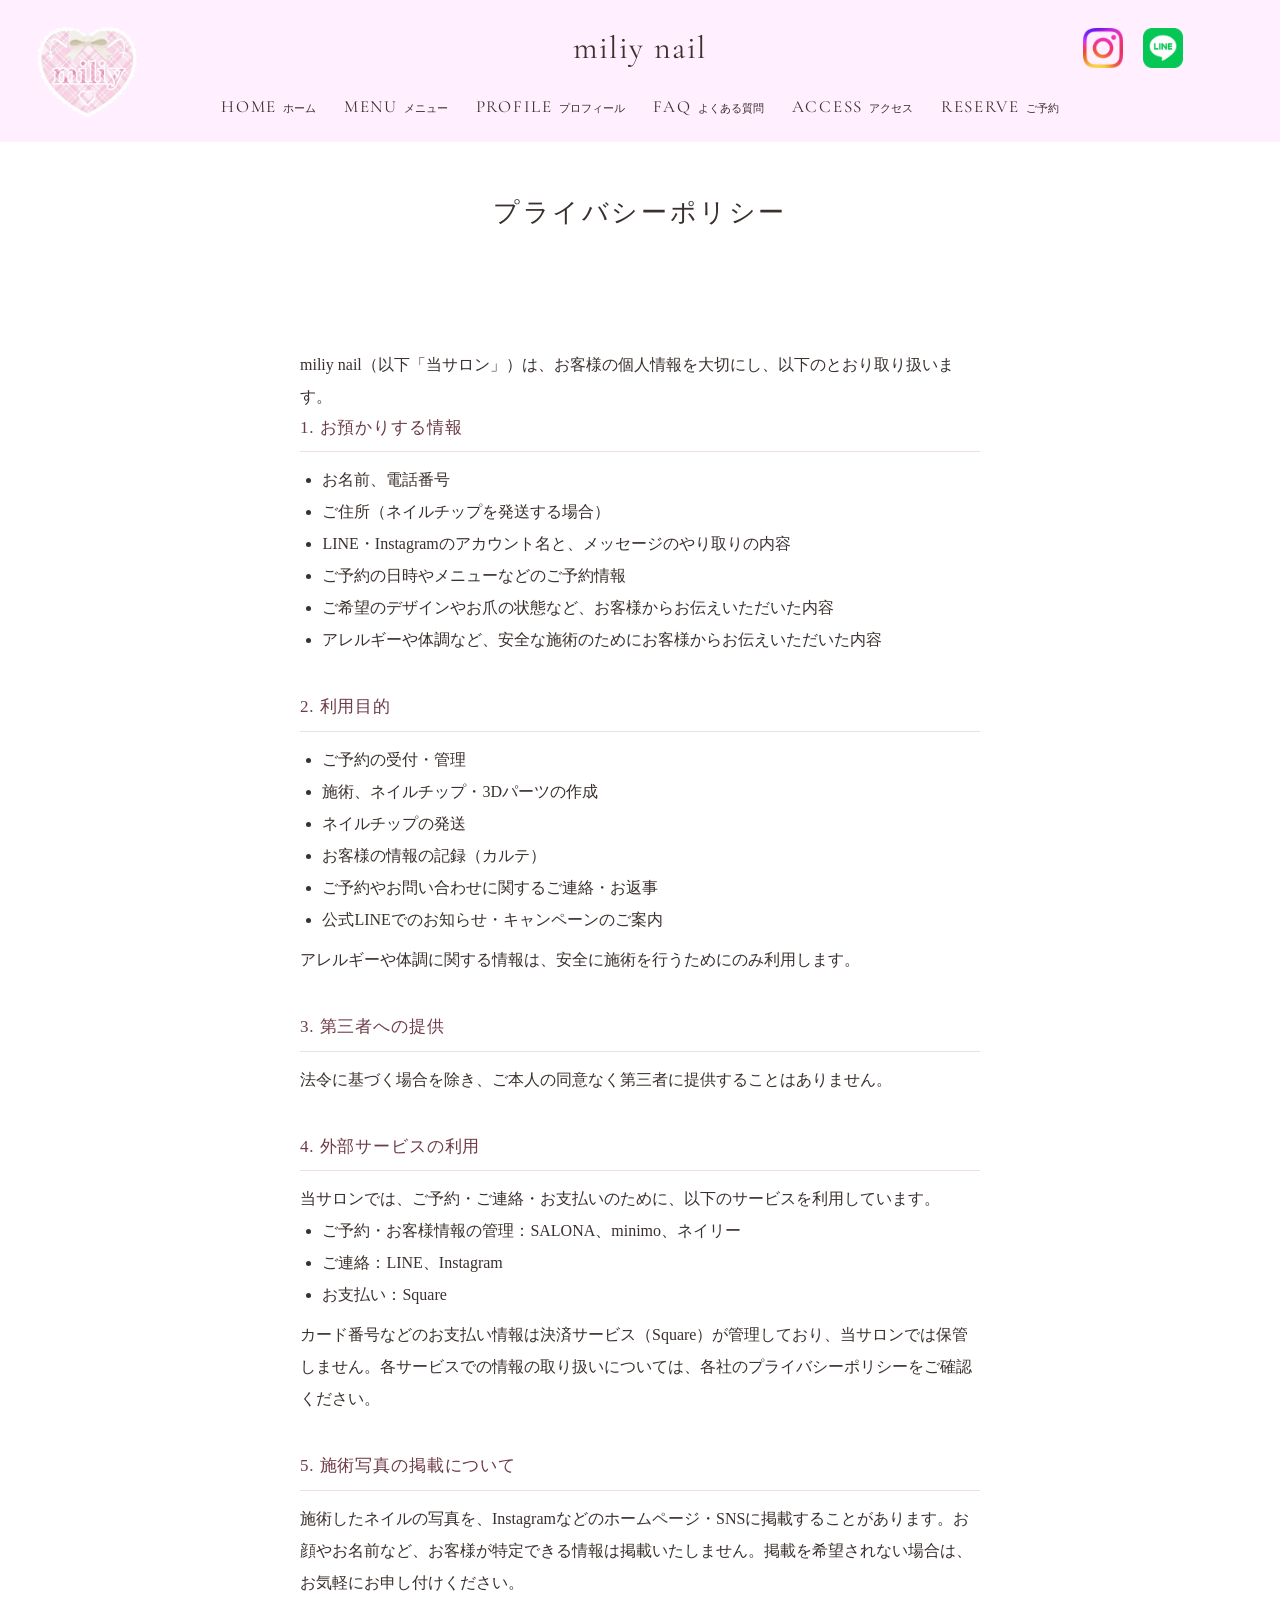
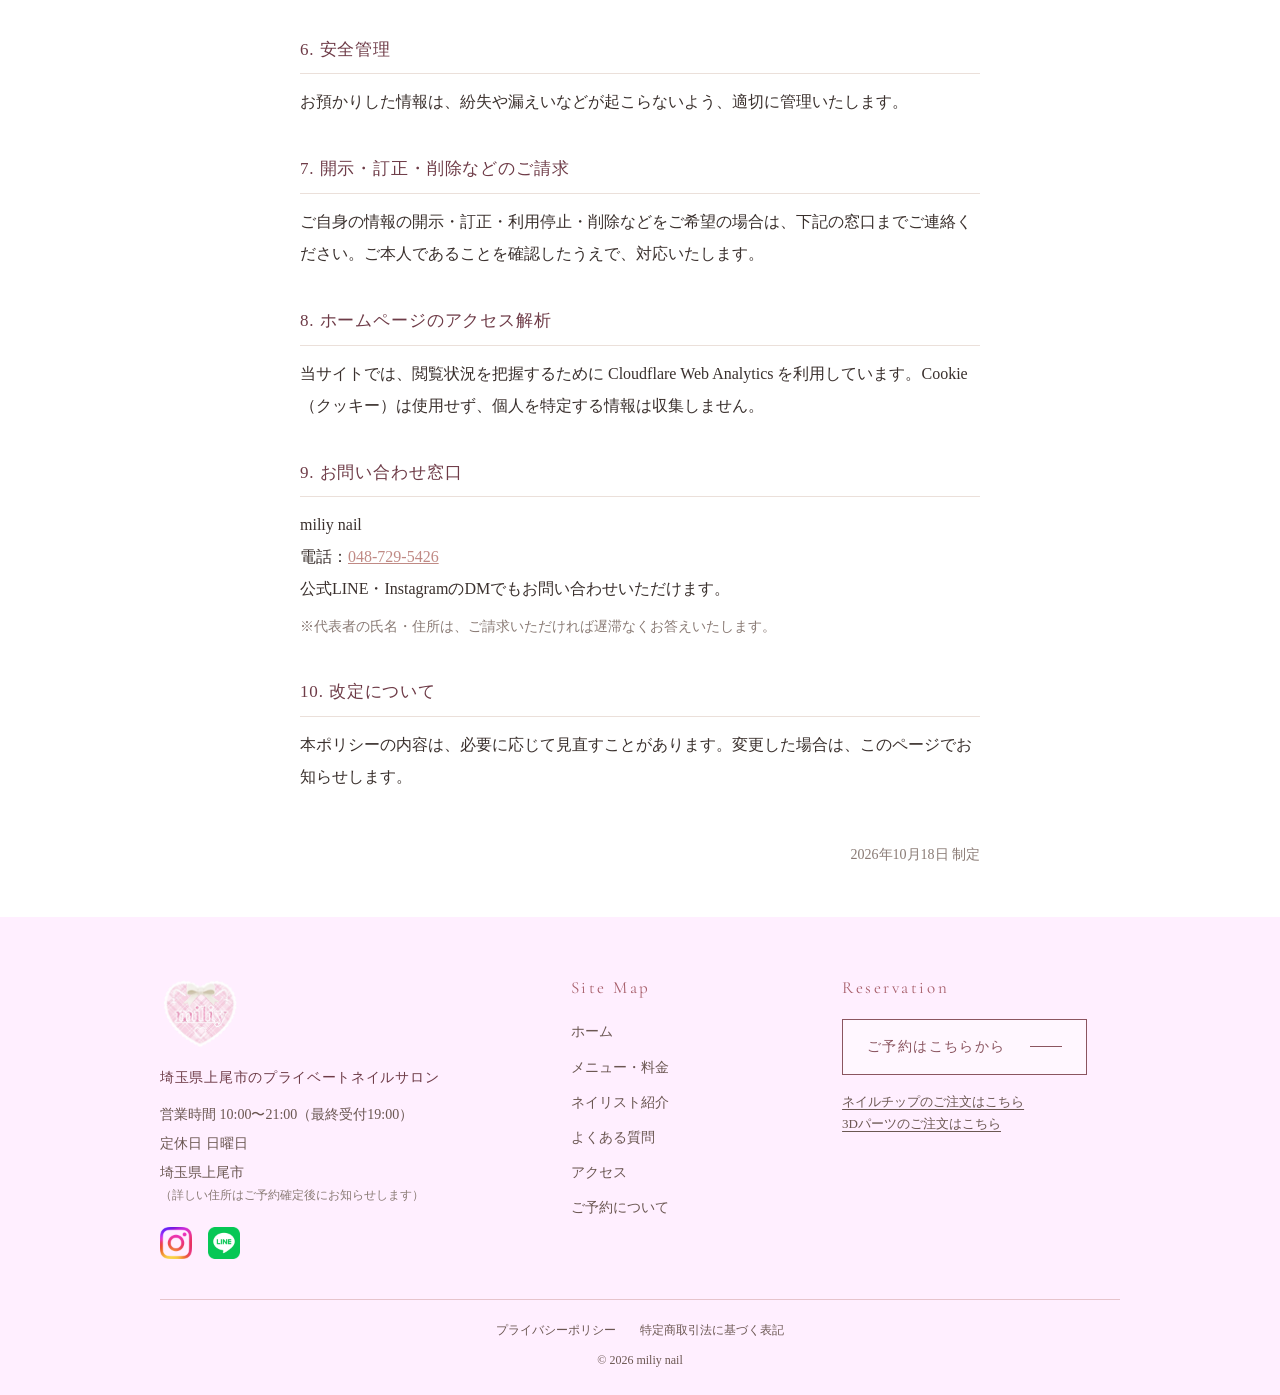
<file: privacy.html>
<!doctype html>
<html lang="ja">
  <head>
    <meta charset="UTF-8" />
    <meta name="viewport" content="width=device-width, initial-scale=1.0" />
    <title>プライバシーポリシー｜miliy nail</title>
    <meta name="description" content="miliy nail（埼玉県上尾市のプライベートネイルサロン）のプライバシーポリシー。お客様の個人情報の取り扱いについてご案内します。" />
    <link rel="icon" href="/favicon.ico" />
    <link rel="apple-touch-icon" href="/apple-touch-icon.png" />
    <meta property="og:title" content="プライバシーポリシー｜miliy nail" />
    <meta property="og:description" content="miliy nail（埼玉県上尾市のプライベートネイルサロン）のプライバシーポリシー。お客様の個人情報の取り扱いについてご案内します。" />
    <meta property="og:type" content="website" />
    <meta property="og:url" content="https://miliynail.com/privacy" />
    <meta property="og:image" content="https://miliynail.com/images/ogp.jpg" />
    <meta property="og:site_name" content="miliy nail" />
    <meta property="og:locale" content="ja_JP" />
    <meta name="twitter:card" content="summary_large_image" />
    <link rel="stylesheet" href="style.css?v=20261025e" />
    <script src="nav.js" defer></script>
    <link
      href="https://fonts.googleapis.com/css2?family=Cormorant+Garamond:wght@500&display=swap"
      rel="stylesheet"
    />
  </head>
  <body>
    <header>
      <a href="index.html" class="logo">
        <img src="images/logo.webp" alt="miliy nail" />
      </a>
      <p class="site-name">miliy nail</p>
      <div class="sns-link">
        <a
          href="https://www.instagram.com/miliynail/"
          target="_blank"
          rel="noopener"
        >
          <img src="images/instagram.webp" alt="Instagram" />
        </a>
        <a
          href="https://line.me/R/ti/p/@594xvbjj?oat_content=url&ts=10051917"
          target="_blank"
          rel="noopener"
        >
          <img src="images/line.webp" alt="LINE" />
        </a>
      </div>
      <button type="button" class="menu-toggle" aria-label="メニュー" aria-expanded="false">
        <span></span>
        <span></span>
        <span></span>
      </button>
      <nav>
        <ul class="nav-list">
          <li class="nav-home"><a href="index.html"><span class="nav-en">HOME</span><span class="nav-ja">ホーム</span></a></li>
          <li><a href="menu.html"><span class="nav-en">MENU</span><span class="nav-ja">メニュー</span></a></li>
          <li><a href="profile.html"><span class="nav-en">PROFILE</span><span class="nav-ja">プロフィール</span></a></li>
          <li><a href="faq.html"><span class="nav-en">FAQ</span><span class="nav-ja">よくある質問</span></a></li>
          <li><a href="access.html"><span class="nav-en">ACCESS</span><span class="nav-ja">アクセス</span></a></li>
          <li class="nav-reserve"><a href="reservation.html"><span class="nav-en">RESERVE</span><span class="nav-ja">ご予約</span></a></li>
        </ul>
      </nav>
    </header>
    <main>
      <section class="page-title">
        <h1>プライバシーポリシー</h1>
      </section>
      <section class="policy-section">
        <p class="policy-lead">
          miliy nail（以下「当サロン」）は、お客様の個人情報を大切にし、以下のとおり取り扱います。
        </p>

        <div class="policy-item">
          <h2>1. お預かりする情報</h2>
          <ul>
            <li>お名前、電話番号</li>
            <li>ご住所（ネイルチップを発送する場合）</li>
            <li>LINE・Instagramのアカウント名と、メッセージのやり取りの内容</li>
            <li>ご予約の日時やメニューなどのご予約情報</li>
            <li>ご希望のデザインやお爪の状態など、お客様からお伝えいただいた内容</li>
            <li>アレルギーや体調など、安全な施術のためにお客様からお伝えいただいた内容</li>
          </ul>
        </div>

        <div class="policy-item">
          <h2>2. 利用目的</h2>
          <ul>
            <li>ご予約の受付・管理</li>
            <li>施術、ネイルチップ・3Dパーツの作成</li>
            <li>ネイルチップの発送</li>
            <li>お客様の情報の記録（カルテ）</li>
            <li>ご予約やお問い合わせに関するご連絡・お返事</li>
            <li>公式LINEでのお知らせ・キャンペーンのご案内</li>
          </ul>
          <p>アレルギーや体調に関する情報は、安全に施術を行うためにのみ利用します。</p>
        </div>

        <div class="policy-item">
          <h2>3. 第三者への提供</h2>
          <p>法令に基づく場合を除き、ご本人の同意なく第三者に提供することはありません。</p>
        </div>

        <div class="policy-item">
          <h2>4. 外部サービスの利用</h2>
          <p>当サロンでは、ご予約・ご連絡・お支払いのために、以下のサービスを利用しています。</p>
          <ul>
            <li>ご予約・お客様情報の管理：SALONA、minimo、ネイリー</li>
            <li>ご連絡：LINE、Instagram</li>
            <li>お支払い：Square</li>
          </ul>
          <p>
            カード番号などのお支払い情報は決済サービス（Square）が管理しており、当サロンでは保管しません。各サービスでの情報の取り扱いについては、各社のプライバシーポリシーをご確認ください。
          </p>
        </div>

        <div class="policy-item">
          <h2>5. 施術写真の掲載について</h2>
          <p>
            施術したネイルの写真を、Instagramなどのホームページ・SNSに掲載することがあります。お顔やお名前など、お客様が特定できる情報は掲載いたしません。掲載を希望されない場合は、お気軽にお申し付けください。
          </p>
        </div>

        <div class="policy-item">
          <h2>6. 安全管理</h2>
          <p>お預かりした情報は、紛失や漏えいなどが起こらないよう、適切に管理いたします。</p>
        </div>

        <div class="policy-item">
          <h2>7. 開示・訂正・削除などのご請求</h2>
          <p>
            ご自身の情報の開示・訂正・利用停止・削除などをご希望の場合は、下記の窓口までご連絡ください。ご本人であることを確認したうえで、対応いたします。
          </p>
        </div>

        <div class="policy-item">
          <h2>8. ホームページのアクセス解析</h2>
          <p>
            当サイトでは、閲覧状況を把握するために Cloudflare Web Analytics を利用しています。Cookie（クッキー）は使用せず、個人を特定する情報は収集しません。
          </p>
        </div>

        <div class="policy-item">
          <h2>9. お問い合わせ窓口</h2>
          <p>
            miliy nail<br />
            電話：<a href="tel:0487295426">048-729-5426</a><br />
            公式LINE・InstagramのDMでもお問い合わせいただけます。
          </p>
          <p class="policy-note">※代表者の氏名・住所は、ご請求いただければ遅滞なくお答えいたします。</p>
        </div>

        <div class="policy-item">
          <h2>10. 改定について</h2>
          <p>本ポリシーの内容は、必要に応じて見直すことがあります。変更した場合は、このページでお知らせします。</p>
        </div>

        <p class="policy-date">2026年10月18日 制定</p>
      </section>
    </main>
    <footer>
      <div class="footer-inner">
        <div class="footer-info">
          <a href="index.html" class="footer-logo">
            <img src="images/logo.webp" alt="miliy nail" />
          </a>
          <p class="footer-catch">埼玉県上尾市のプライベートネイルサロン</p>
          <p>営業時間 10:00〜21:00（最終受付19:00）</p>
          <p>定休日 日曜日</p>
          <p>埼玉県上尾市<span class="footer-note">（詳しい住所はご予約確定後にお知らせします）</span></p>
          <div class="footer-sns">
            <a href="https://www.instagram.com/miliynail/" target="_blank" rel="noopener">
              <img src="images/instagram.webp" alt="Instagram" />
            </a>
            <a href="https://line.me/R/ti/p/@594xvbjj?oat_content=url&ts=10051917" target="_blank" rel="noopener">
              <img src="images/line.webp" alt="LINE" />
            </a>
          </div>
        </div>
        <nav class="footer-nav" aria-label="サイトマップ">
          <p class="footer-heading">Site Map</p>
          <ul>
            <li><a href="index.html">ホーム</a></li>
            <li><a href="menu.html">メニュー・料金</a></li>
            <li><a href="profile.html">ネイリスト紹介</a></li>
            <li><a href="faq.html">よくある質問</a></li>
            <li><a href="access.html">アクセス</a></li>
            <li><a href="reservation.html">ご予約について</a></li>
          </ul>
        </nav>
        <div class="footer-reserve">
          <p class="footer-heading">Reservation</p>
          <a href="reservation.html" class="btn-line">ご予約はこちらから</a>
          <p class="footer-dm">
            <a href="order-nailtip.html">ネイルチップのご注文はこちら</a><br />
            <a href="order-parts.html">3Dパーツのご注文はこちら</a>
          </p>
        </div>
      </div>
      <div class="footer-bottom">
        <ul class="footer-legal">
          <li><a href="privacy.html">プライバシーポリシー</a></li>
          <li><a href="tokushoho.html">特定商取引法に基づく表記</a></li>
        </ul>
        <p class="footer-copy">© 2026 miliy nail</p>
      </div>
    </footer>
  </body>
</html>
</file>
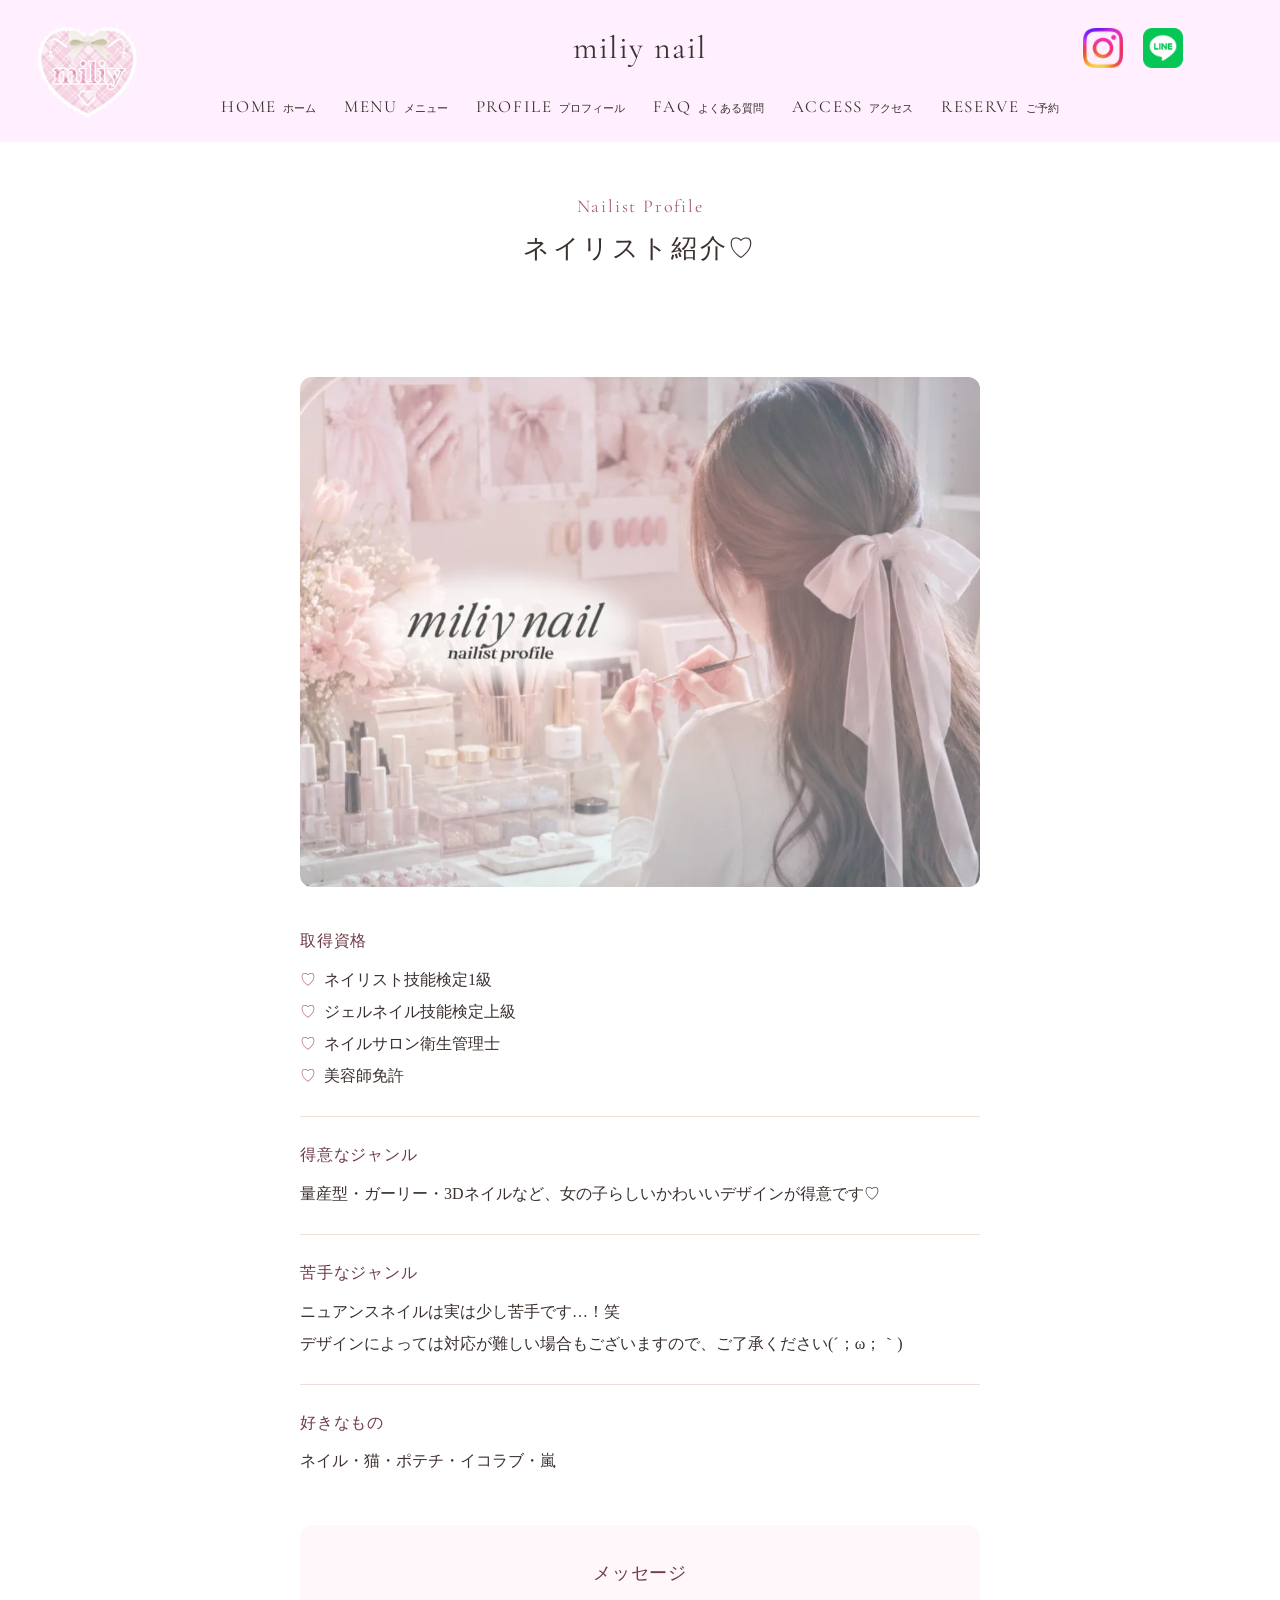
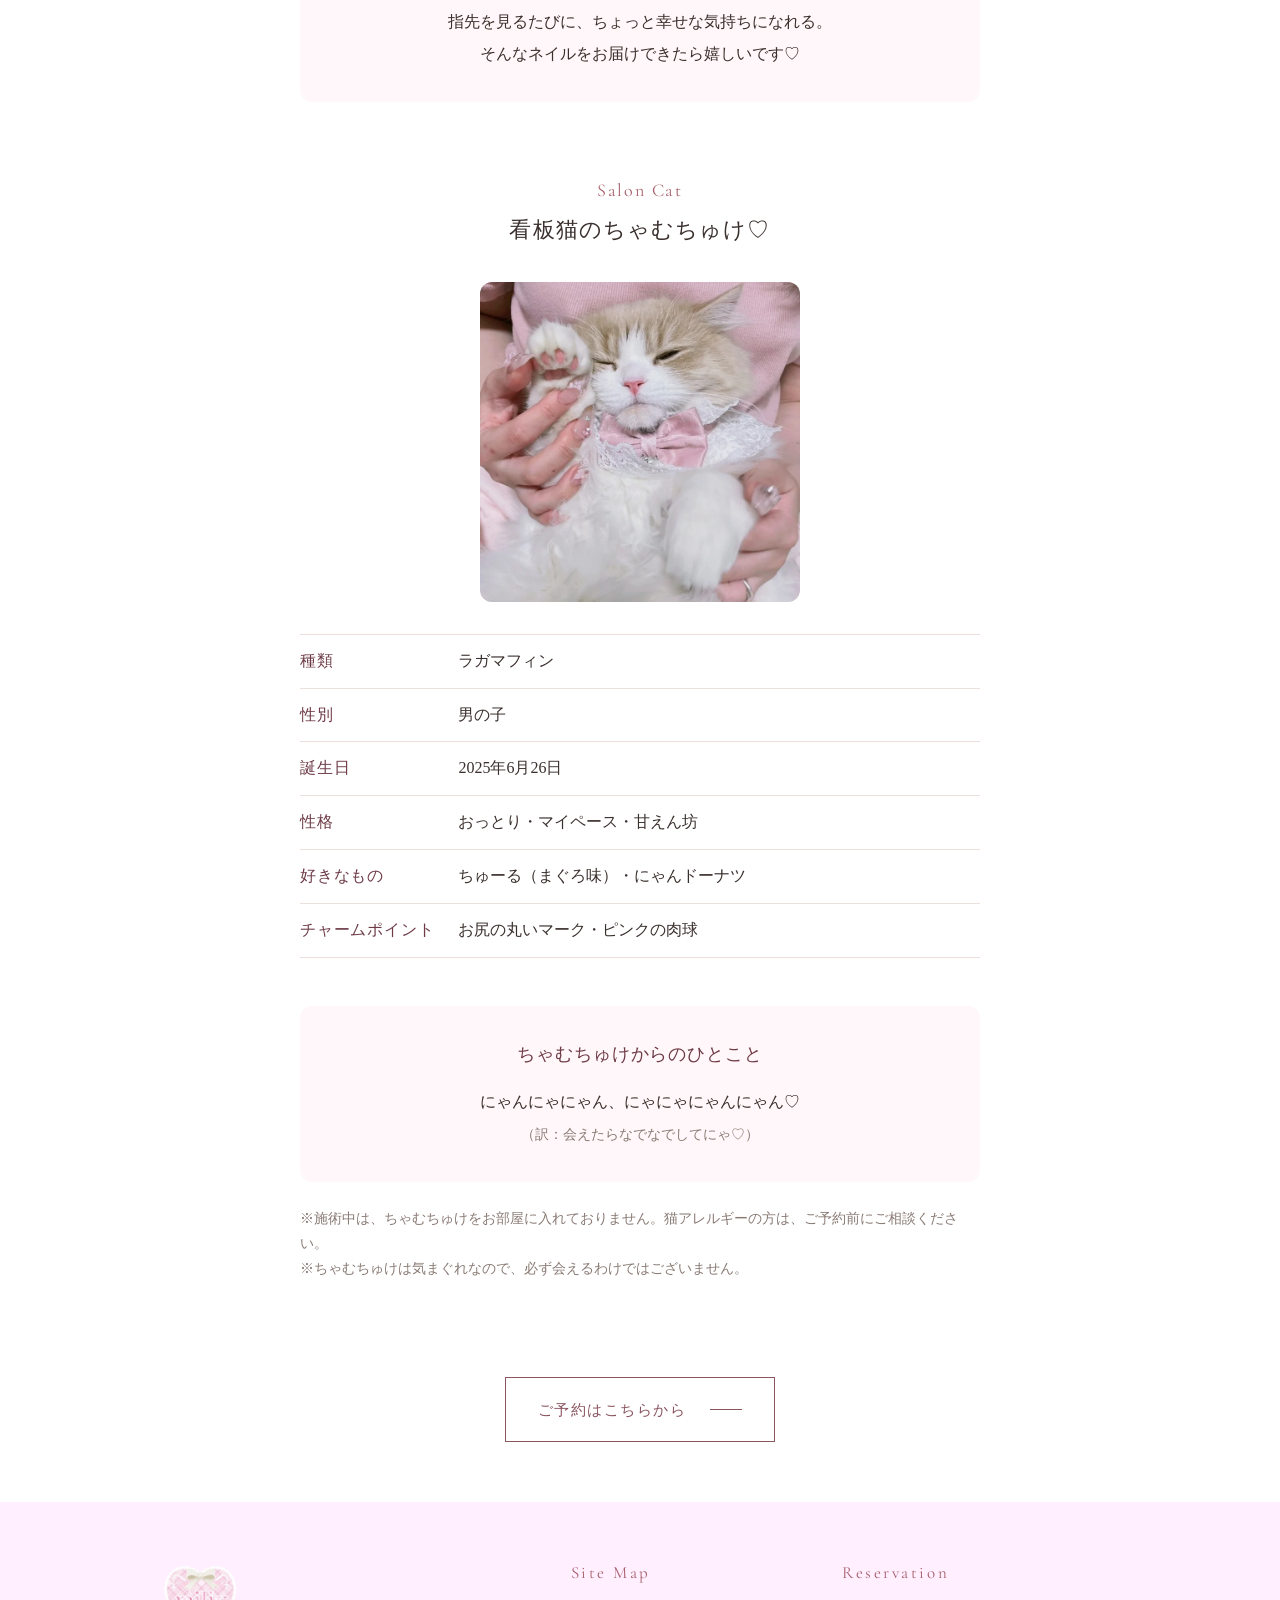
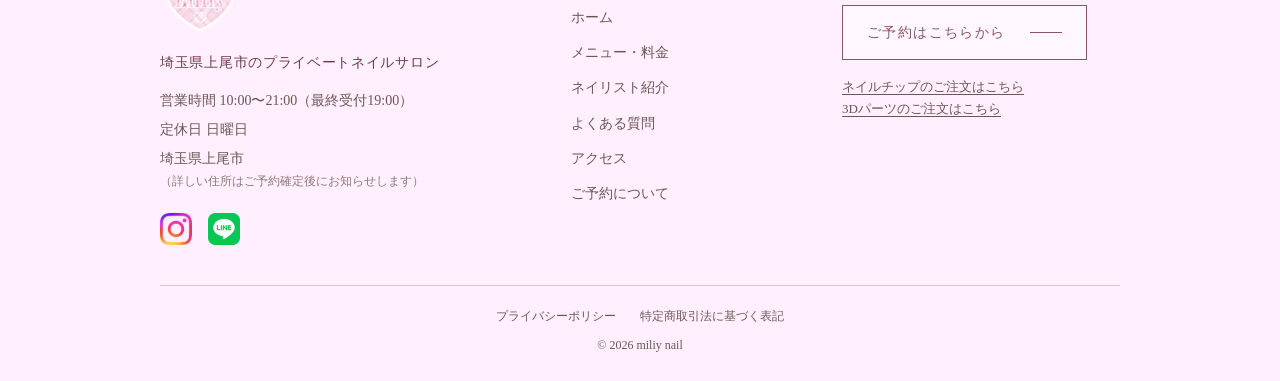
<file: profile.html>
<!doctype html>
<html lang="ja">
  <head>
    <meta charset="UTF-8" />
    <meta name="viewport" content="width=device-width, initial-scale=1.0" />
    <title>ネイリスト紹介｜miliy nail</title>
    <meta name="description" content="miliy nail（埼玉県上尾市のネイルサロン）のネイリスト紹介。ネイリスト技能検定1級・ジェルネイル技能検定上級・美容師免許などの資格を持つネイリストが、量産型・ガーリー・3Dネイルなど女の子らしいかわいいデザインをお作りします。" />
    <link rel="icon" href="/favicon.ico" />
    <link rel="apple-touch-icon" href="/apple-touch-icon.png" />
    <meta property="og:title" content="ネイリスト紹介｜miliy nail" />
    <meta property="og:description" content="miliy nail（埼玉県上尾市のネイルサロン）のネイリスト紹介。ネイリスト技能検定1級・ジェルネイル技能検定上級・美容師免許などの資格を持つネイリストが、量産型・ガーリー・3Dネイルなど女の子らしいかわいいデザインをお作りします。" />
    <meta property="og:type" content="website" />
    <meta property="og:url" content="https://miliynail.com/profile" />
    <meta property="og:image" content="https://miliynail.com/images/ogp.jpg" />
    <meta property="og:site_name" content="miliy nail" />
    <meta property="og:locale" content="ja_JP" />
    <meta name="twitter:card" content="summary_large_image" />
    <link rel="stylesheet" href="style.css?v=20261025e" />
    <script src="nav.js" defer></script>
    <link
      href="https://fonts.googleapis.com/css2?family=Cormorant+Garamond:wght@500&display=swap"
      rel="stylesheet"
    />
  </head>
  <body>
    <header>
      <a href="index.html" class="logo">
        <img src="images/logo.webp" alt="miliy nail" />
      </a>
      <p class="site-name">miliy nail</p>
      <div class="sns-link">
        <a
          href="https://www.instagram.com/miliynail/"
          target="_blank"
          rel="noopener"
        >
          <img src="images/instagram.webp" alt="Instagram" />
        </a>
        <a
          href="https://line.me/R/ti/p/@594xvbjj?oat_content=url&ts=10051917"
          target="_blank"
          rel="noopener"
        >
          <img src="images/line.webp" alt="LINE" />
        </a>
      </div>
      <button type="button" class="menu-toggle" aria-label="メニュー" aria-expanded="false">
        <span></span>
        <span></span>
        <span></span>
      </button>
      <nav>
        <ul class="nav-list">
          <li class="nav-home"><a href="index.html"><span class="nav-en">HOME</span><span class="nav-ja">ホーム</span></a></li>
          <li><a href="menu.html"><span class="nav-en">MENU</span><span class="nav-ja">メニュー</span></a></li>
          <li><a href="profile.html"><span class="nav-en">PROFILE</span><span class="nav-ja">プロフィール</span></a></li>
          <li><a href="faq.html"><span class="nav-en">FAQ</span><span class="nav-ja">よくある質問</span></a></li>
          <li><a href="access.html"><span class="nav-en">ACCESS</span><span class="nav-ja">アクセス</span></a></li>
          <li class="nav-reserve"><a href="reservation.html"><span class="nav-en">RESERVE</span><span class="nav-ja">ご予約</span></a></li>
        </ul>
      </nav>
    </header>
    <main>
      <section class="page-title">
        <p class="page-label">Nailist Profile</p>
        <h1>ネイリスト紹介♡</h1>
      </section>
      <section class="profile-section">
        <img
          class="profile-top fade-up"
          src="images/profile-top.webp"
          alt="miliy nail ネイリストプロフィール"
          width="1024"
          height="768"
        />
        <dl class="profile-list fade-up">
          <dt>取得資格</dt>
          <dd>
            <ul class="profile-license">
              <li>ネイリスト技能検定1級</li>
              <li>ジェルネイル技能検定上級</li>
              <li>ネイルサロン衛生管理士</li>
              <li>美容師免許</li>
            </ul>
          </dd>
          <dt>得意なジャンル</dt>
          <dd>量産型・ガーリー・3Dネイルなど、女の子らしいかわいいデザインが得意です♡</dd>
          <dt>苦手なジャンル</dt>
          <dd>
            ニュアンスネイルは実は少し苦手です…！笑<br />
            デザインによっては対応が難しい場合もございますので、ご了承ください(´；ω；｀)
          </dd>
          <dt>好きなもの</dt>
          <dd>ネイル・猫・ポテチ・イコラブ・嵐</dd>
        </dl>
        <div class="profile-message fade-up">
          <h2>メッセージ</h2>
          <p>
            <span>指先を見るたびに、</span><span>ちょっと幸せな気持ちになれる。</span><br />
            <span>そんなネイルを</span><span>お届けできたら嬉しいです♡</span>
          </p>
        </div>
      </section>
      <section class="profile-section profile-cat">
        <p class="profile-sub-label fade-up">Salon Cat</p>
        <h2 class="fade-up">看板猫のちゃむちゅけ♡</h2>
        <img
          class="profile-cat-photo fade-up"
          src="images/chamuchuke.webp"
          alt="看板猫のちゃむちゅけ。ピンクのリボンとレースの首輪を付けて、抱っこされている"
          width="765"
          height="765"
          loading="lazy"
        />
        <dl class="profile-list fade-up">
          <dt>種類</dt>
          <dd>ラガマフィン</dd>
          <dt>性別</dt>
          <dd>男の子</dd>
          <dt>誕生日</dt>
          <dd>2025年6月26日</dd>
          <dt>性格</dt>
          <dd>おっとり・マイペース・甘えん坊</dd>
          <dt>好きなもの</dt>
          <dd>ちゅーる（まぐろ味）・にゃんドーナツ</dd>
          <dt>チャームポイント</dt>
          <dd>お尻の丸いマーク・ピンクの肉球</dd>
        </dl>
        <div class="profile-message fade-up">
          <h2>ちゃむちゅけからのひとこと</h2>
          <p>
            <span>にゃんにゃにゃん、</span><span>にゃにゃにゃんにゃん♡</span><br />
            <span class="profile-cat-translation">（訳：会えたらなでなでしてにゃ♡）</span>
          </p>
        </div>
        <p class="profile-cat-note fade-up">
          ※施術中は、ちゃむちゅけをお部屋に入れておりません。猫アレルギーの方は、ご予約前にご相談ください。<br />
          ※ちゃむちゅけは気まぐれなので、必ず会えるわけではございません。
        </p>
      </section>
      <section class="reserve">
        <p class="fade-up"><a href="reservation.html" class="btn-line">ご予約はこちらから</a></p>
      </section>
    </main>
    <footer>
      <div class="footer-inner">
        <div class="footer-info">
          <a href="index.html" class="footer-logo">
            <img src="images/logo.webp" alt="miliy nail" />
          </a>
          <p class="footer-catch">埼玉県上尾市のプライベートネイルサロン</p>
          <p>営業時間 10:00〜21:00（最終受付19:00）</p>
          <p>定休日 日曜日</p>
          <p>埼玉県上尾市<span class="footer-note">（詳しい住所はご予約確定後にお知らせします）</span></p>
          <div class="footer-sns">
            <a href="https://www.instagram.com/miliynail/" target="_blank" rel="noopener">
              <img src="images/instagram.webp" alt="Instagram" />
            </a>
            <a href="https://line.me/R/ti/p/@594xvbjj?oat_content=url&ts=10051917" target="_blank" rel="noopener">
              <img src="images/line.webp" alt="LINE" />
            </a>
          </div>
        </div>
        <nav class="footer-nav" aria-label="サイトマップ">
          <p class="footer-heading">Site Map</p>
          <ul>
            <li><a href="index.html">ホーム</a></li>
            <li><a href="menu.html">メニュー・料金</a></li>
            <li><a href="profile.html">ネイリスト紹介</a></li>
            <li><a href="faq.html">よくある質問</a></li>
            <li><a href="access.html">アクセス</a></li>
            <li><a href="reservation.html">ご予約について</a></li>
          </ul>
        </nav>
        <div class="footer-reserve">
          <p class="footer-heading">Reservation</p>
          <a href="reservation.html" class="btn-line">ご予約はこちらから</a>
          <p class="footer-dm">
            <a href="order-nailtip.html">ネイルチップのご注文はこちら</a><br />
            <a href="order-parts.html">3Dパーツのご注文はこちら</a>
          </p>
        </div>
      </div>
      <div class="footer-bottom">
        <ul class="footer-legal">
          <li><a href="privacy.html">プライバシーポリシー</a></li>
          <li><a href="tokushoho.html">特定商取引法に基づく表記</a></li>
        </ul>
        <p class="footer-copy">© 2026 miliy nail</p>
      </div>
    </footer>
  </body>
</html>
</file>
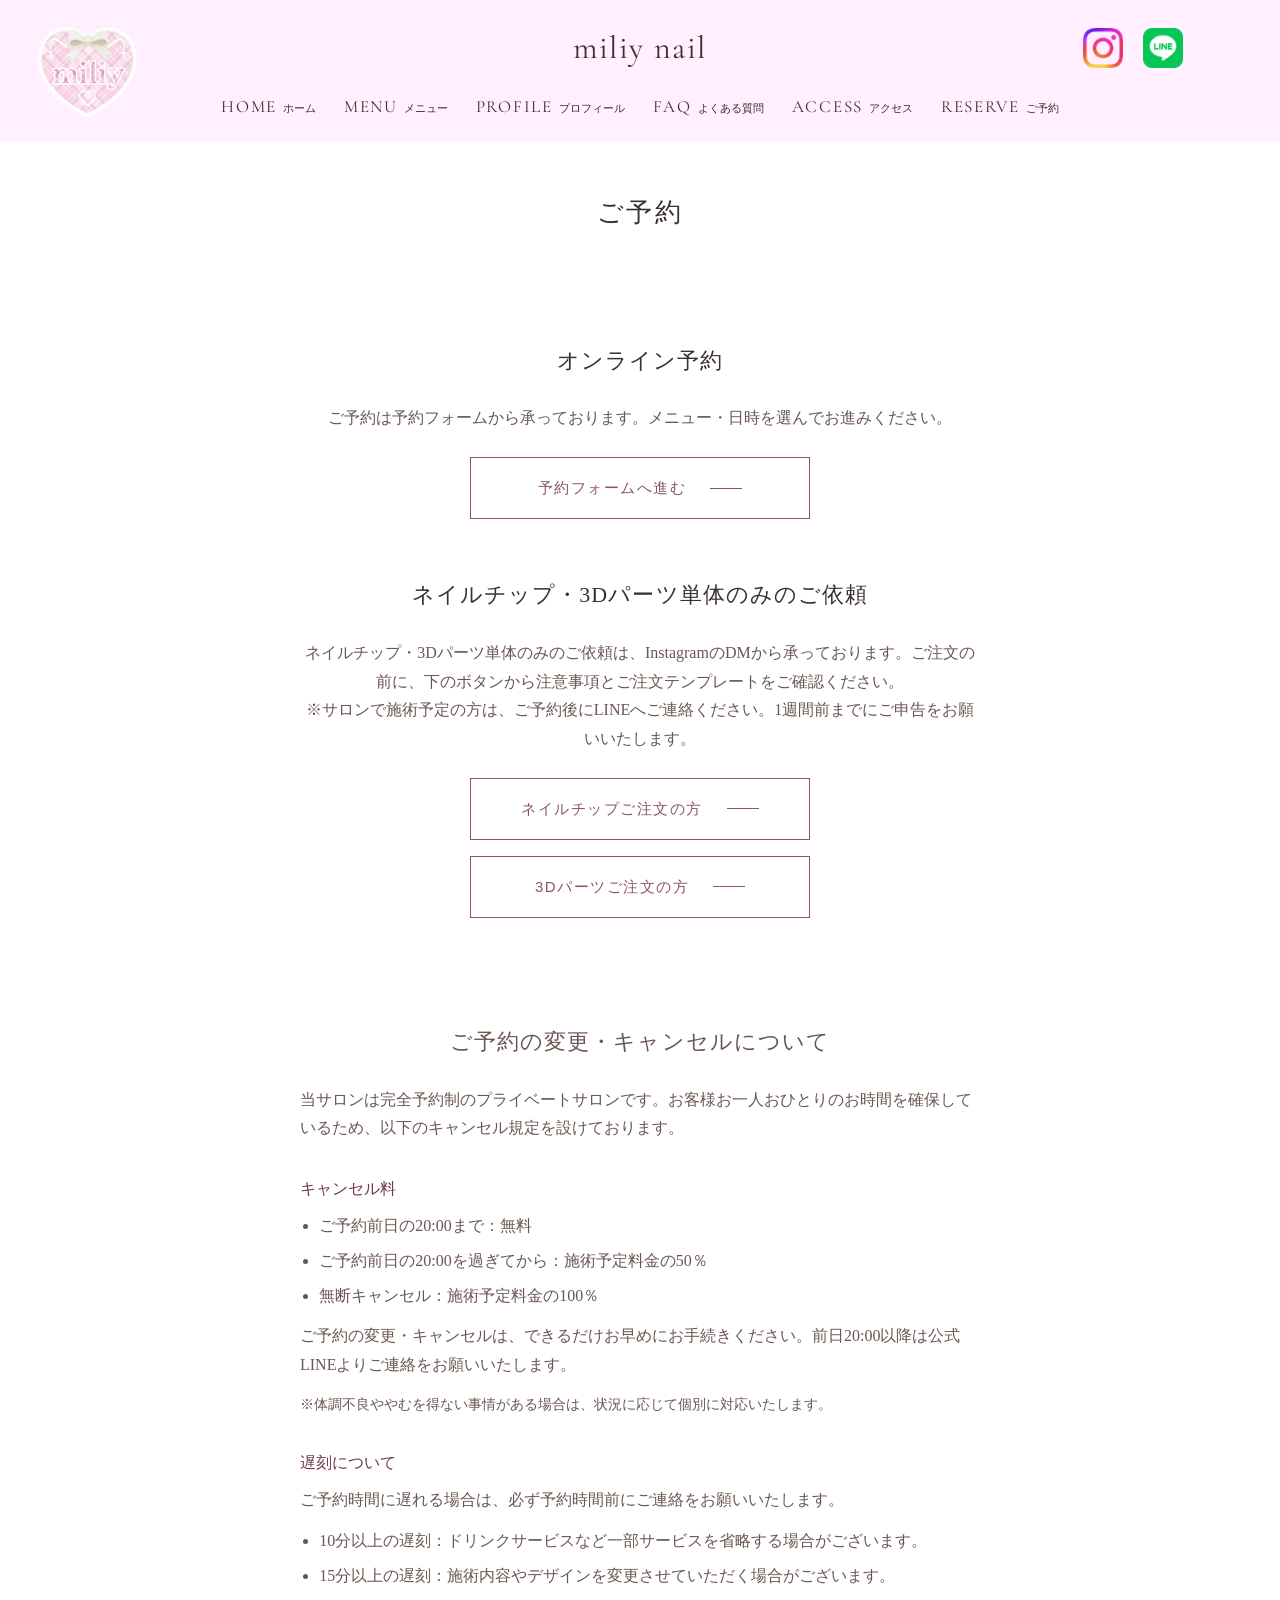
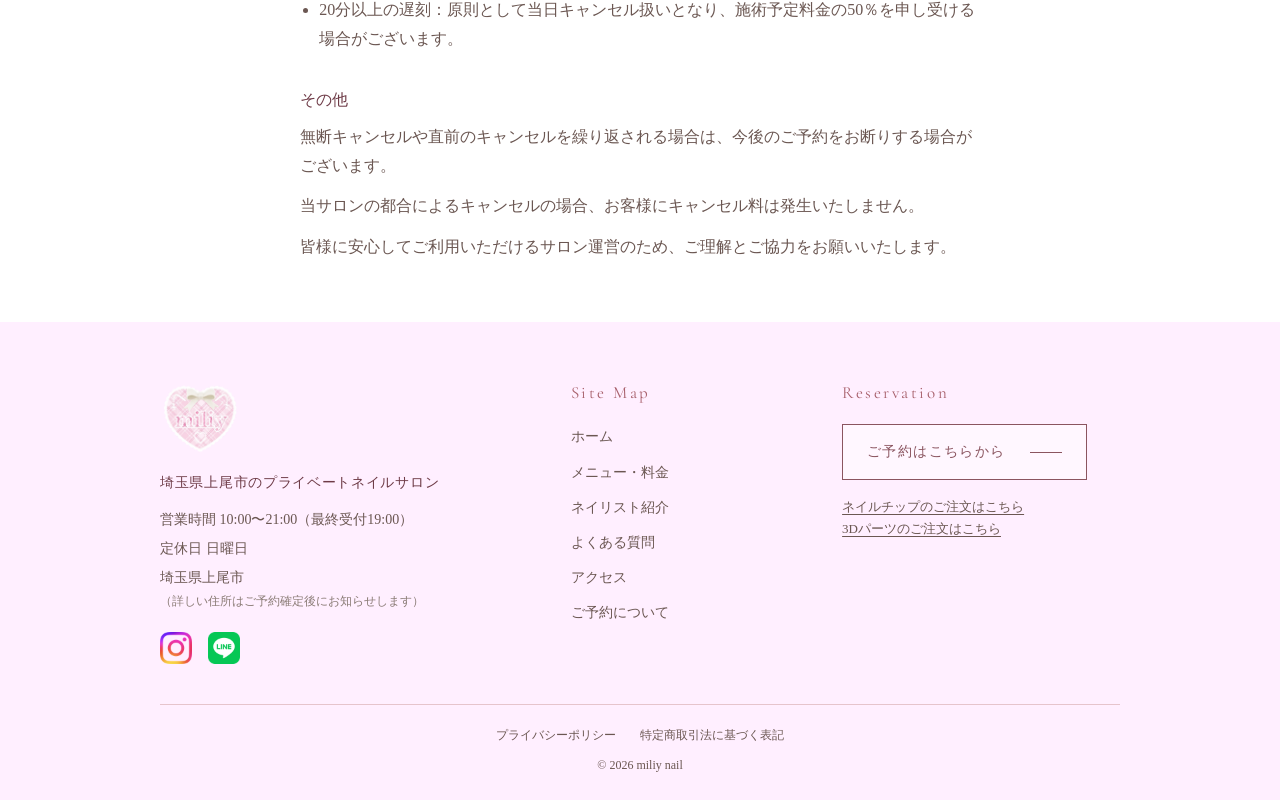
<file: reservation.html>
<!doctype html>
<html lang="ja">
  <head>
    <meta charset="UTF-8" />
    <meta name="viewport" content="width=device-width, initial-scale=1.0" />
    <title>ご予約｜miliy nail</title>
    <meta name="description" content="miliy nail（埼玉県上尾市のネイルサロン）のご予約ページ。オンライン予約はこちらから。ネイルチップ・3Dパーツのご依頼はInstagramのDMで承ります。キャンセル規定もご確認ください。" />
    <link rel="icon" href="/favicon.ico" />
    <link rel="apple-touch-icon" href="/apple-touch-icon.png" />
    <meta property="og:title" content="ご予約｜miliy nail" />
    <meta property="og:description" content="miliy nail（埼玉県上尾市のネイルサロン）のご予約ページ。オンライン予約はこちらから。ネイルチップ・3Dパーツのご依頼はInstagramのDMで承ります。キャンセル規定もご確認ください。" />
    <meta property="og:type" content="website" />
    <meta property="og:url" content="https://miliynail.com/reservation" />
    <meta property="og:image" content="https://miliynail.com/images/ogp.jpg" />
    <meta property="og:site_name" content="miliy nail" />
    <meta property="og:locale" content="ja_JP" />
    <meta name="twitter:card" content="summary_large_image" />
    <link rel="stylesheet" href="style.css?v=20261025e" />
    <script src="nav.js" defer></script>
    <link
      href="https://fonts.googleapis.com/css2?family=Cormorant+Garamond:wght@500&display=swap"
      rel="stylesheet"
    />
  </head>
  <body>
    <header>
      <a href="index.html" class="logo">
        <img src="images/logo.webp" alt="miliy nail" />
      </a>
      <p class="site-name">miliy nail</p>
      <div class="sns-link">
        <a
          href="https://www.instagram.com/miliynail/"
          target="_blank"
          rel="noopener"
        >
          <img src="images/instagram.webp" alt="Instagram" />
        </a>
        <a
          href="https://line.me/R/ti/p/@594xvbjj?oat_content=url&ts=10051917"
          target="_blank"
          rel="noopener"
        >
          <img src="images/line.webp" alt="LINE" />
        </a>
      </div>
      <button
        type="button"
        class="menu-toggle"
        aria-label="メニュー"
        aria-expanded="false"
      >
        <span></span>
        <span></span>
        <span></span>
      </button>
      <nav>
        <ul class="nav-list">
          <li class="nav-home"><a href="index.html"><span class="nav-en">HOME</span><span class="nav-ja">ホーム</span></a></li>
          <li><a href="menu.html"><span class="nav-en">MENU</span><span class="nav-ja">メニュー</span></a></li>
          <li><a href="profile.html"><span class="nav-en">PROFILE</span><span class="nav-ja">プロフィール</span></a></li>
          <li><a href="faq.html"><span class="nav-en">FAQ</span><span class="nav-ja">よくある質問</span></a></li>
          <li><a href="access.html"><span class="nav-en">ACCESS</span><span class="nav-ja">アクセス</span></a></li>
          <li class="nav-reserve"><a href="reservation.html"><span class="nav-en">RESERVE</span><span class="nav-ja">ご予約</span></a></li>
        </ul>
      </nav>
    </header>
    <main>
      <section class="page-title">
        <h1>ご予約</h1>
      </section>
      <section class="reserve-guide">
        <h2 class="fade-up">オンライン予約</h2>
        <p class="fade-up">
          ご予約は予約フォームから承っております。メニュー・日時を選んでお進みください。
        </p>
        <p class="reserve-guide-btn fade-up">
          <a
            href="https://salona.jp/book/miliynail"
            class="btn-line"
            target="_blank"
            rel="noopener"
            >予約フォームへ進む</a
          >
        </p>
        <h2 class="fade-up" id="order">ネイルチップ・3Dパーツ単体のみのご依頼</h2>
        <p class="fade-up">
          ネイルチップ・3Dパーツ単体のみのご依頼は、InstagramのDMから承っております。ご注文の前に、下のボタンから注意事項とご注文テンプレートをご確認ください。<br />
          ※サロンで施術予定の方は、ご予約後にLINEへご連絡ください。1週間前までにご申告をお願いいたします。
        </p>
        <p class="reserve-guide-btns fade-up">
          <a href="order-nailtip.html" class="btn-line">ネイルチップご注文の方</a>
          <a href="order-parts.html" class="btn-line">3Dパーツご注文の方</a>
        </p>
      </section>
      <section class="faq-policy" id="cancel">
        <h2 class="fade-up">ご予約の変更・キャンセルについて</h2>
        <p class="fade-up">
          当サロンは完全予約制のプライベートサロンです。お客様お一人おひとりのお時間を確保しているため、以下のキャンセル規定を設けております。
        </p>

        <h3 class="fade-up">キャンセル料</h3>
        <ul class="fade-up">
          <li>ご予約前日の20:00まで：無料</li>
          <li>ご予約前日の20:00を過ぎてから：施術予定料金の50％</li>
          <li>無断キャンセル：施術予定料金の100％</li>
        </ul>
        <p class="fade-up">
          ご予約の変更・キャンセルは、できるだけお早めにお手続きください。前日20:00以降は公式LINEよりご連絡をお願いいたします。
        </p>
        <p class="faq-policy-note fade-up">
          ※体調不良ややむを得ない事情がある場合は、状況に応じて個別に対応いたします。
        </p>

        <h3 class="fade-up">遅刻について</h3>
        <p class="fade-up">
          ご予約時間に遅れる場合は、必ず予約時間前にご連絡をお願いいたします。
        </p>
        <ul class="fade-up">
          <li>
            10分以上の遅刻：ドリンクサービスなど一部サービスを省略する場合がございます。
          </li>
          <li>
            15分以上の遅刻：施術内容やデザインを変更させていただく場合がございます。
          </li>
          <li>
            20分以上の遅刻：原則として当日キャンセル扱いとなり、施術予定料金の50％を申し受ける場合がございます。
          </li>
        </ul>

        <h3 class="fade-up">その他</h3>
        <p class="fade-up">
          無断キャンセルや直前のキャンセルを繰り返される場合は、今後のご予約をお断りする場合がございます。
        </p>
        <p class="fade-up">
          当サロンの都合によるキャンセルの場合、お客様にキャンセル料は発生いたしません。
        </p>
        <p class="fade-up">
          皆様に安心してご利用いただけるサロン運営のため、ご理解とご協力をお願いいたします。
        </p>
      </section>
    </main>
    <footer>
      <div class="footer-inner">
        <div class="footer-info">
          <a href="index.html" class="footer-logo">
            <img src="images/logo.webp" alt="miliy nail" />
          </a>
          <p class="footer-catch">埼玉県上尾市のプライベートネイルサロン</p>
          <p>営業時間 10:00〜21:00（最終受付19:00）</p>
          <p>定休日 日曜日</p>
          <p>埼玉県上尾市<span class="footer-note">（詳しい住所はご予約確定後にお知らせします）</span></p>
          <div class="footer-sns">
            <a href="https://www.instagram.com/miliynail/" target="_blank" rel="noopener">
              <img src="images/instagram.webp" alt="Instagram" />
            </a>
            <a href="https://line.me/R/ti/p/@594xvbjj?oat_content=url&ts=10051917" target="_blank" rel="noopener">
              <img src="images/line.webp" alt="LINE" />
            </a>
          </div>
        </div>
        <nav class="footer-nav" aria-label="サイトマップ">
          <p class="footer-heading">Site Map</p>
          <ul>
            <li><a href="index.html">ホーム</a></li>
            <li><a href="menu.html">メニュー・料金</a></li>
            <li><a href="profile.html">ネイリスト紹介</a></li>
            <li><a href="faq.html">よくある質問</a></li>
            <li><a href="access.html">アクセス</a></li>
            <li><a href="reservation.html">ご予約について</a></li>
          </ul>
        </nav>
        <div class="footer-reserve">
          <p class="footer-heading">Reservation</p>
          <a href="reservation.html" class="btn-line">ご予約はこちらから</a>
          <p class="footer-dm">
            <a href="order-nailtip.html">ネイルチップのご注文はこちら</a><br />
            <a href="order-parts.html">3Dパーツのご注文はこちら</a>
          </p>
        </div>
      </div>
      <div class="footer-bottom">
        <ul class="footer-legal">
          <li><a href="privacy.html">プライバシーポリシー</a></li>
          <li><a href="tokushoho.html">特定商取引法に基づく表記</a></li>
        </ul>
        <p class="footer-copy">© 2026 miliy nail</p>
      </div>
    </footer>
  </body>
</html>
</file>
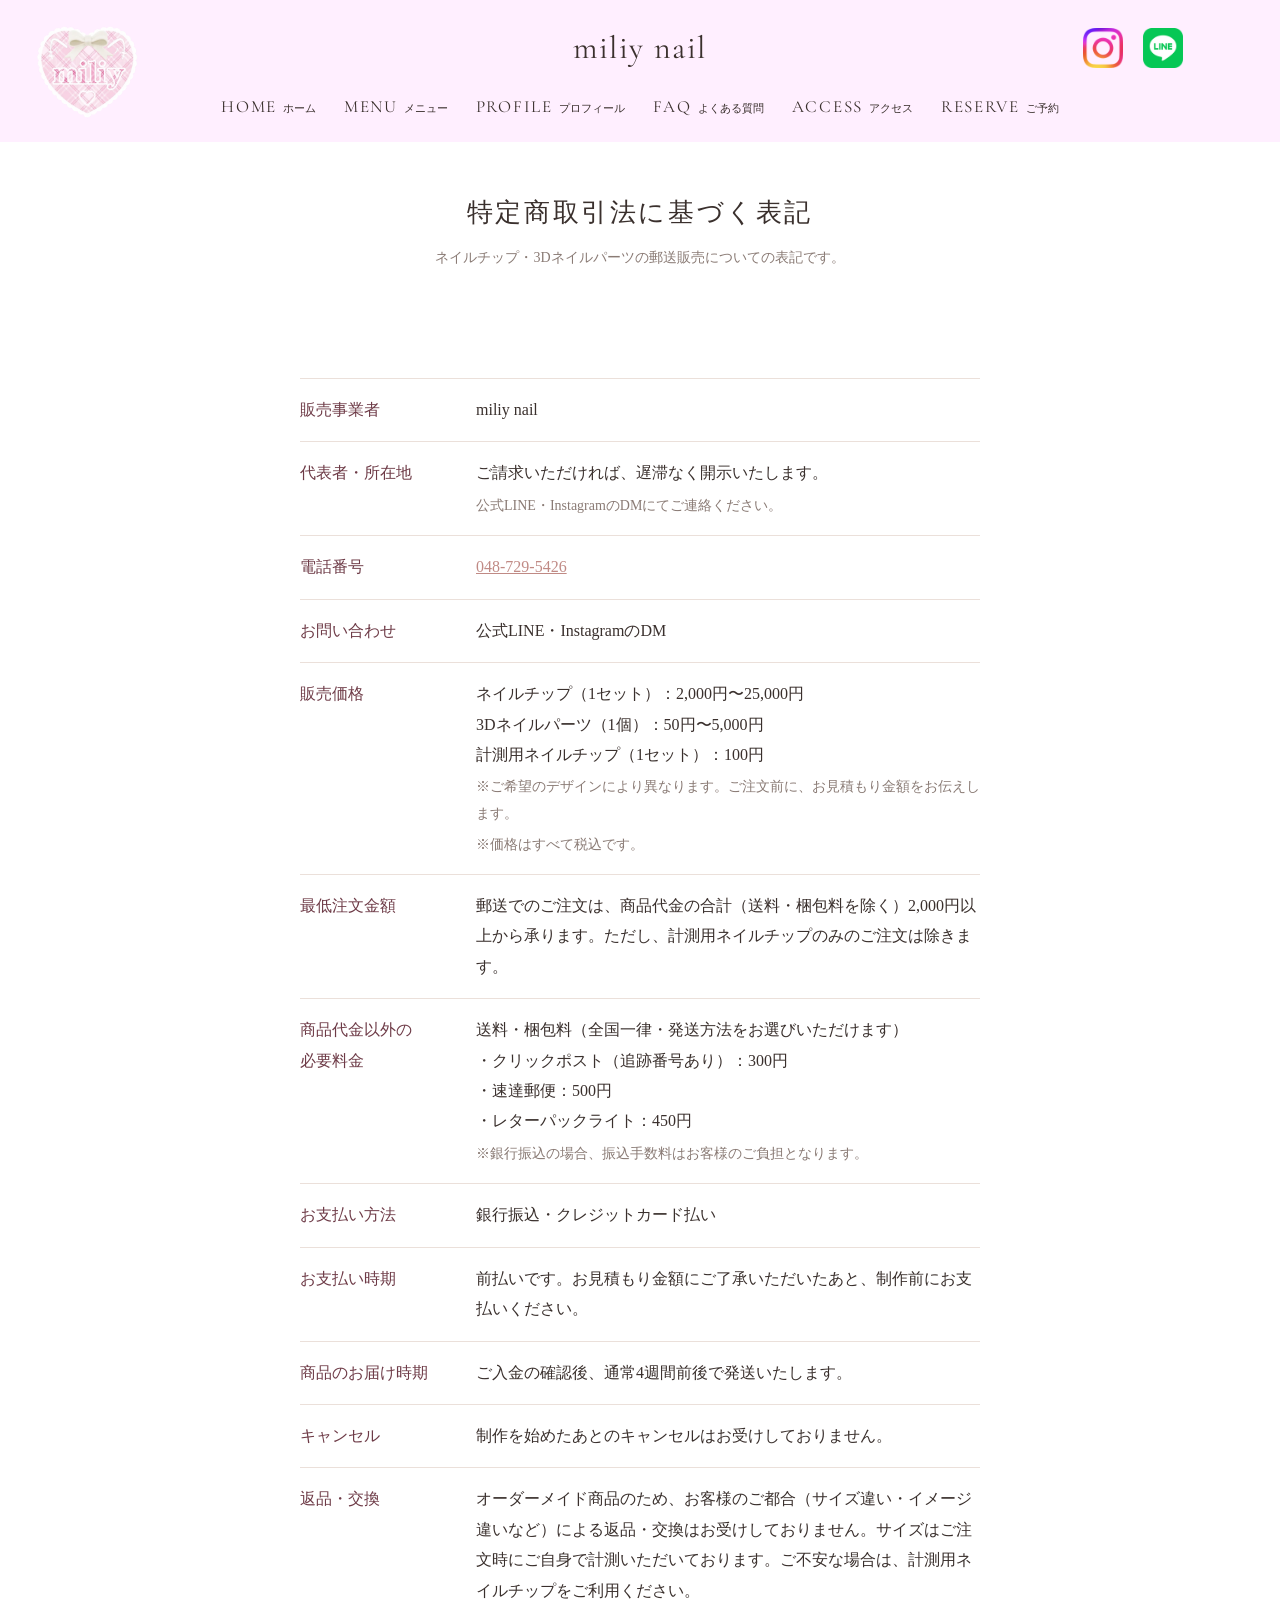
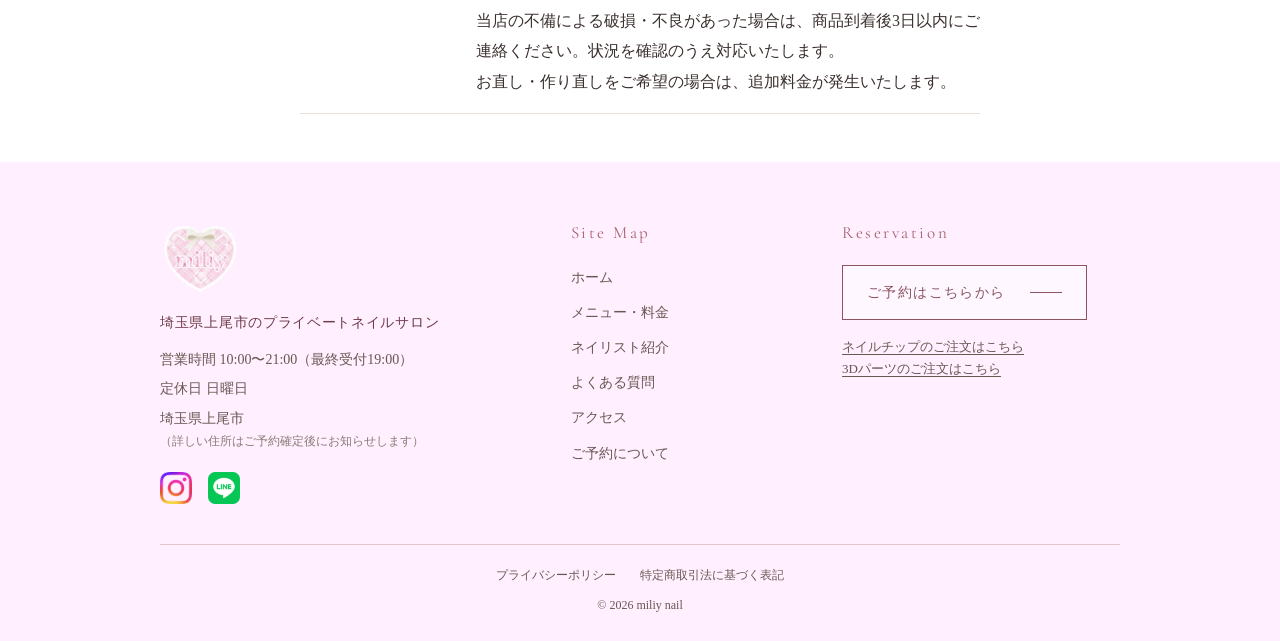
<file: tokushoho.html>
<!doctype html>
<html lang="ja">
  <head>
    <meta charset="UTF-8" />
    <meta name="viewport" content="width=device-width, initial-scale=1.0" />
    <title>特定商取引法に基づく表記｜miliy nail</title>
    <meta name="description" content="miliy nail（埼玉県上尾市のプライベートネイルサロン）の特定商取引法に基づく表記。ネイルチップ・3Dネイルパーツの郵送販売についてご案内します。" />
    <link rel="icon" href="/favicon.ico" />
    <link rel="apple-touch-icon" href="/apple-touch-icon.png" />
    <meta property="og:title" content="特定商取引法に基づく表記｜miliy nail" />
    <meta property="og:description" content="miliy nail（埼玉県上尾市のプライベートネイルサロン）の特定商取引法に基づく表記。ネイルチップ・3Dネイルパーツの郵送販売についてご案内します。" />
    <meta property="og:type" content="website" />
    <meta property="og:url" content="https://miliynail.com/tokushoho" />
    <meta property="og:image" content="https://miliynail.com/images/ogp.jpg" />
    <meta property="og:site_name" content="miliy nail" />
    <meta property="og:locale" content="ja_JP" />
    <meta name="twitter:card" content="summary_large_image" />
    <link rel="stylesheet" href="style.css?v=20261025e" />
    <script src="nav.js" defer></script>
    <link
      href="https://fonts.googleapis.com/css2?family=Cormorant+Garamond:wght@500&display=swap"
      rel="stylesheet"
    />
  </head>
  <body>
    <header>
      <a href="index.html" class="logo">
        <img src="images/logo.webp" alt="miliy nail" />
      </a>
      <p class="site-name">miliy nail</p>
      <div class="sns-link">
        <a
          href="https://www.instagram.com/miliynail/"
          target="_blank"
          rel="noopener"
        >
          <img src="images/instagram.webp" alt="Instagram" />
        </a>
        <a
          href="https://line.me/R/ti/p/@594xvbjj?oat_content=url&ts=10051917"
          target="_blank"
          rel="noopener"
        >
          <img src="images/line.webp" alt="LINE" />
        </a>
      </div>
      <button type="button" class="menu-toggle" aria-label="メニュー" aria-expanded="false">
        <span></span>
        <span></span>
        <span></span>
      </button>
      <nav>
        <ul class="nav-list">
          <li class="nav-home"><a href="index.html"><span class="nav-en">HOME</span><span class="nav-ja">ホーム</span></a></li>
          <li><a href="menu.html"><span class="nav-en">MENU</span><span class="nav-ja">メニュー</span></a></li>
          <li><a href="profile.html"><span class="nav-en">PROFILE</span><span class="nav-ja">プロフィール</span></a></li>
          <li><a href="faq.html"><span class="nav-en">FAQ</span><span class="nav-ja">よくある質問</span></a></li>
          <li><a href="access.html"><span class="nav-en">ACCESS</span><span class="nav-ja">アクセス</span></a></li>
          <li class="nav-reserve"><a href="reservation.html"><span class="nav-en">RESERVE</span><span class="nav-ja">ご予約</span></a></li>
        </ul>
      </nav>
    </header>
    <main>
      <section class="page-title">
        <h1><span>特定商取引法に</span><span>基づく表記</span></h1>
        <p>ネイルチップ・3Dネイルパーツの郵送販売についての表記です。</p>
      </section>
      <section class="policy-section">
        <dl class="law-list">
          <dt>販売事業者</dt>
          <dd>miliy nail</dd>
          <dt>代表者・所在地</dt>
          <dd>ご請求いただければ、遅滞なく開示いたします。<span class="policy-note">公式LINE・InstagramのDMにてご連絡ください。</span></dd>
          <dt>電話番号</dt>
          <dd><a href="tel:0487295426">048-729-5426</a></dd>
          <dt>お問い合わせ</dt>
          <dd>公式LINE・InstagramのDM</dd>
          <dt>販売価格</dt>
          <dd>
            ネイルチップ（1セット）：2,000円〜25,000円<br />
            3Dネイルパーツ（1個）：50円〜5,000円<br />
            計測用ネイルチップ（1セット）：100円
            <span class="policy-note">※ご希望のデザインにより異なります。ご注文前に、お見積もり金額をお伝えします。</span>
            <span class="policy-note">※価格はすべて税込です。</span>
          </dd>
          <dt>最低注文金額</dt>
          <dd>郵送でのご注文は、商品代金の合計（送料・梱包料を除く）2,000円以上から承ります。ただし、計測用ネイルチップのみのご注文は除きます。</dd>
          <dt>商品代金以外の<br class="pc-br" />必要料金</dt>
          <dd>
            送料・梱包料（全国一律・発送方法をお選びいただけます）<br />
            ・クリックポスト（追跡番号あり）：300円<br />
            ・速達郵便：500円<br />
            ・レターパックライト：450円
            <span class="policy-note">※銀行振込の場合、振込手数料はお客様のご負担となります。</span>
          </dd>
          <dt>お支払い方法</dt>
          <dd>銀行振込・クレジットカード払い</dd>
          <dt>お支払い時期</dt>
          <dd>前払いです。お見積もり金額にご了承いただいたあと、制作前にお支払いください。</dd>
          <dt>商品のお届け時期</dt>
          <dd>ご入金の確認後、通常4週間前後で発送いたします。</dd>
          <dt>キャンセル</dt>
          <dd>制作を始めたあとのキャンセルはお受けしておりません。</dd>
          <dt>返品・交換</dt>
          <dd>
            オーダーメイド商品のため、お客様のご都合（サイズ違い・イメージ違いなど）による返品・交換はお受けしておりません。サイズはご注文時にご自身で計測いただいております。ご不安な場合は、計測用ネイルチップをご利用ください。<br />
            当店の不備による破損・不良があった場合は、商品到着後3日以内にご連絡ください。状況を確認のうえ対応いたします。<br />
            お直し・作り直しをご希望の場合は、追加料金が発生いたします。
          </dd>
        </dl>
      </section>
    </main>
    <footer>
      <div class="footer-inner">
        <div class="footer-info">
          <a href="index.html" class="footer-logo">
            <img src="images/logo.webp" alt="miliy nail" />
          </a>
          <p class="footer-catch">埼玉県上尾市のプライベートネイルサロン</p>
          <p>営業時間 10:00〜21:00（最終受付19:00）</p>
          <p>定休日 日曜日</p>
          <p>埼玉県上尾市<span class="footer-note">（詳しい住所はご予約確定後にお知らせします）</span></p>
          <div class="footer-sns">
            <a href="https://www.instagram.com/miliynail/" target="_blank" rel="noopener">
              <img src="images/instagram.webp" alt="Instagram" />
            </a>
            <a href="https://line.me/R/ti/p/@594xvbjj?oat_content=url&ts=10051917" target="_blank" rel="noopener">
              <img src="images/line.webp" alt="LINE" />
            </a>
          </div>
        </div>
        <nav class="footer-nav" aria-label="サイトマップ">
          <p class="footer-heading">Site Map</p>
          <ul>
            <li><a href="index.html">ホーム</a></li>
            <li><a href="menu.html">メニュー・料金</a></li>
            <li><a href="profile.html">ネイリスト紹介</a></li>
            <li><a href="faq.html">よくある質問</a></li>
            <li><a href="access.html">アクセス</a></li>
            <li><a href="reservation.html">ご予約について</a></li>
          </ul>
        </nav>
        <div class="footer-reserve">
          <p class="footer-heading">Reservation</p>
          <a href="reservation.html" class="btn-line">ご予約はこちらから</a>
          <p class="footer-dm">
            <a href="order-nailtip.html">ネイルチップのご注文はこちら</a><br />
            <a href="order-parts.html">3Dパーツのご注文はこちら</a>
          </p>
        </div>
      </div>
      <div class="footer-bottom">
        <ul class="footer-legal">
          <li><a href="privacy.html">プライバシーポリシー</a></li>
          <li><a href="tokushoho.html">特定商取引法に基づく表記</a></li>
        </ul>
        <p class="footer-copy">© 2026 miliy nail</p>
      </div>
    </footer>
  </body>
</html>
</file>
<file: style.css>
/* ===== 色 ===== */
/* サイトで使う色はここにまとめる。色を変えたいときは、ここを1か所変えればサイト全体が変わる */
:root {
  /* 背景 */
  --color-header-footer: #ffefff; /* ヘッダー・フッター・お知らせの帯のピンク */
  --color-bg-pink: #fff7f9; /* セクションの背景のうすいピンク */
  /* 文字 */
  --color-text: #3a302d; /* 本文の基本の色 */
  --color-text-sub-on-pink: #6b5752; /* 説明文の色 */
  --color-text-light: #8a7b75; /* 所要時間など、控えめにしたい文字 */
  --color-heading: #6e3b47; /* 見出し（h3）・キャッチの濃いローズ */
  /* アクセント（ローズ系） */
  --color-rose: #a8606c; /* 英字ラベル・番号・丸い点など */
  --color-rose-soft: #c27a8c; /* スマホのヒーローの明朝体の文字 */
  --color-button: #8b5560; /* 線のボタンの枠と文字 */
  --color-link: #c08a85; /* 文字のリンク・メニューの見出し */
  --color-hover: #94504a; /* マウスを乗せたとき */
  /* 線 */
  --color-line-pink: #e6c4cc; /* ピンクの線（タイムラインの縦線・目次のボタンの枠など） */
  --color-border: #ebe0da; /* ベージュの区切り線（メニュー・よくある質問） */
  --color-glow: #fff9f7; /* 写真の上の文字につける、白っぽい光（text-shadow） */
}

/* ===== 全体 ===== */
/* 目次などのページ内リンクを押したとき、なめらかにスクロールする */
html {
  scroll-behavior: smooth;
}
* {
  box-sizing: border-box;
}
body {
  margin: 0;
  color: var(--color-text);
  line-height: 1.8;
}
img {
  max-width: 100%;
  height: auto;
  display: block;
}

/* ===== ヘッダー（PC） ===== */
header {
  display: grid;
  grid-template-columns: 1fr auto 1fr;
  grid-template-areas:
    "logo name sns"
    "logo nav  .";
  align-items: center;
  gap: 8px 24px;
  padding: 16px 32px;
  background-color: var(--color-header-footer);
  position: sticky;
  top: 0;
  z-index: 30;
}
.logo {
  grid-area: logo;
}
.logo img {
  height: 110px;
  width: auto;
}
.site-name {
  grid-area: name;
  justify-self: center;
  margin: 0;
  font-family: "Cormorant Garamond", serif;
  font-size: 32px;
  letter-spacing: 0.05em;
}
header nav {
  grid-area: nav;
}
.sns-link {
  grid-area: sns;
  display: flex;
  gap: 20px;
}
.sns-link img {
  width: 40px;
}
.nav-list {
  display: flex;
  justify-content: center;
  gap: 28px;
  list-style: none;
  padding: 0;
  margin: 0;
}
.nav-list a {
  white-space: nowrap;
}
/* ナビの文字：英語を大きめに書いて、右に日本語を小さく添える */
.nav-en {
  font-family: "Cormorant Garamond", serif;
  font-size: 17px;
  letter-spacing: 0.1em;
}
.nav-ja {
  margin-left: 6px;
  font-size: 11px;
}
header a {
  text-decoration: none;
  color: var(--color-text);
  transition: color 0.2s;
}
header a:hover {
  color: var(--color-hover);
}
.menu-toggle {
  display: none;
}
/* ===== ホームだけ：写真に重なるヘッダー ===== */
.home header {
  position: fixed;
  top: 0;
  left: 0;
  right: 0;
  z-index: 10;
  background-color: transparent;
  transition:
    background-color 0.3s,
    box-shadow 0.3s;
}
.home header.is-scrolled {
  background-color: var(--color-header-footer);
  box-shadow: 0 2px 8px rgba(58, 48, 45, 0.08);
}

/* ===== ヒーロー ===== */
.hero-slides {
  position: relative;
  height: 100vh;
  height: 100svh;
  overflow: hidden;
}
/* 写真の上の方をうっすら白くして、重なるヘッダーの文字を読みやすくする */
.hero-slides::after {
  content: "";
  position: absolute;
  inset: 0 0 auto 0;
  height: 200px;
  background: linear-gradient(rgba(255, 255, 255, 0.6), rgba(255, 255, 255, 0));
  pointer-events: none;
}
.hero-slides img {
  position: absolute;
  inset: 0;
  width: 100%;
  height: 100%;
  object-fit: cover;
  object-position: center 80%;
  transform-origin: center bottom;
  animation: hero-zoom 30s ease-in-out infinite alternate;
}
.hero-copy {
  position: absolute;
  left: 8%;
  top: 50%;
  transform: translateY(-50%);
  z-index: 1;
  text-shadow: 0 0 16px rgba(255, 255, 255, 0.9);
}
/* 小さな英語（ダンス教室の「For Every Dancer」の位置） */
.hero-label {
  margin: 0 0 20px;
  font-family: "Zen Kaku Gothic New", sans-serif;
  font-size: 40px;
  line-height: 1.2;
  color: var(--color-rose);
  text-shadow:
    0 0 8px var(--color-glow),
    0 0 16px var(--color-glow),
    0 0 25px var(--color-glow);
}
/* 大きなキャッチコピー */
.hero-catch {
  margin: 0 0 28px;
  font-family: "Zen Kaku Gothic New", sans-serif;
  font-size: 15px;
  line-height: 1.6;
  letter-spacing: 0.12em;
  color: var(--color-heading);
  text-shadow:
    0 0 8px var(--color-glow),
    0 0 16px var(--color-glow),
    0 0 25px var(--color-glow);
}
/* お店の説明（根拠 → 何のお店か） */
.hero-sub {
  margin: 0 0 40px;
  font-family: "Zen Kaku Gothic New", sans-serif;
  font-size: 20px;
  line-height: 2;
  letter-spacing: 0.1em;
  color: var(--color-text-sub-on-pink);
  text-shadow:
    0 0 8px var(--color-glow),
    0 0 16px var(--color-glow),
    0 0 25px var(--color-glow);
}
/* スマホで写真に重ねるときだけ使う改行（PCでは消しておく） */
.hero-br {
  display: none;
}
/* スマホだけで使う目次（PCでは隠す） */
.hero-toc {
  display: none;
}
/* 線だけのボタン（右に細い線） */
.btn-line {
  display: inline-flex;
  align-items: center;
  gap: 24px;
  padding: 18px 32px;
  border: 1px solid var(--color-button);
  background-color: rgba(255, 255, 255, 0.5);
  color: var(--color-button);
  font-family: "Zen Kaku Gothic New", sans-serif;
  font-size: 15px;
  letter-spacing: 0.1em;
  text-decoration: none;
  text-shadow: none;
  transition:
    background-color 0.3s,
    color 0.3s;
}
.btn-line::after {
  content: "";
  width: 32px;
  height: 1px;
  background-color: currentColor;
}
.btn-line:hover {
  background-color: var(--color-button);
  color: #fff;
}
@keyframes hero-zoom {
  from {
    transform: translateX(3%) scale(1.06);
  }
  to {
    transform: translateX(3%) scale(1.09);
  }
}
.hero-info {
  display: flex;
  justify-content: center;
  align-items: baseline;
  flex-wrap: wrap;
  gap: 8px 24px;
  padding: 24px 20px;
  text-align: center;
}
.hero-info h1 {
  margin: 0;
  font-size: 18px;
  font-weight: normal;
}
/* 幅のせまいスマホで「ミリーネイ／ル」と途中で折り返さないように、店名はひとかたまりにする */
.hero-info h1 span {
  display: inline-block;
}
.hero-info p {
  margin: 0;
  font-size: 18px;
}

/* ===== 選ばれる理由 ===== */
.reason,
.first {
  padding: 80px 20px;
  background-color: var(--color-bg-pink);
}
.section-label {
  font-family: "Great Vibes", cursive;
  font-size: 36px;
  color: var(--color-rose);
  text-align: center;
  margin: 0;
}
.reason h2,
.first h2,
.menu h2,
.sample h2 {
  font-family: "Zen Kaku Gothic New", sans-serif;
  text-align: center;
  margin: 0 0 48px;
}
.reason-list {
  max-width: 1000px;
  margin: 0 auto;
  padding: 0;
  list-style: none;
  display: grid;
  gap: 80px;
}
.reason-list li {
  display: grid;
  grid-template-columns: 1fr 1fr;
  gap: 48px;
  align-items: center;
}
.reason-list img {
  width: 100%;
  aspect-ratio: 4/3;
  object-fit: cover;
  border-radius: 12px;
}
.reason-list li:nth-child(even) img {
  order: 2;
}
.reason-num {
  display: block;
  font-family: "Cormorant Garamond", serif;
  font-size: 48px;
  line-height: 1;
  color: var(--color-rose);
}
.reason-body h3 {
  margin: 12px 0 16px;
  font-size: 20px;
  font-weight: normal;
  letter-spacing: 0.05em;
  color: var(--color-heading);
}
.reason-body p {
  margin: 0;
  line-height: 2;
  color: var(--color-text-sub-on-pink);
}
/* 本文が何段落かあるときは、段落の間を少しあける */
.reason-body p + p {
  margin-top: 12px;
}
/* 理由01の下の「3Dパーツの相談」リンク（本文との間を少しあける） */
.reason-body .reason-link {
  margin-top: 16px;
}
.reason-cta {
  margin: 64px 0 0;
  text-align: center;
}
/* ===== はじめての方へ ===== */
.flow-list {
  max-width: 640px;
  margin: 0 auto;
  padding: 0;
  list-style: none;
}
.flow-list li {
  position: relative;
  padding: 0 0 32px 32px;
  border-left: 1px solid var(--color-line-pink);
}
.flow-list li:last-child {
  border-left-color: transparent;
}
.flow-list li::before {
  content: "";
  position: absolute;
  left: -6px;
  top: 6px;
  width: 11px;
  height: 11px;
  border-radius: 50%;
  background-color: var(--color-rose);
}
.flow-step {
  display: block;
  font-family: "Cormorant Garamond", serif;
  font-size: 15px;
  letter-spacing: 0.15em;
  color: var(--color-rose);
}
.flow-list h3 {
  margin: 4px 0 8px;
  font-size: 17px;
  font-weight: normal;
  color: var(--color-heading);
}
.flow-list p {
  margin: 0;
  line-height: 1.9;
  color: var(--color-text-sub-on-pink);
}
/* ----- PCだけ：ダンス教室の「ご利用の流れ」のように、線を真ん中に引いて左右交互に並べる ----- */
/* スマホ（600px以下）は上の縦線の形のままにしたいので、601px以上のときだけ上書きする */
@media (min-width: 601px) {
  .flow-list {
    position: relative;
    max-width: 880px;
    counter-reset: step; /* 番号を数える箱を 0 にする */
  }
  /* 真ん中の縦線 */
  .flow-list::before {
    content: "";
    position: absolute;
    top: 0;
    bottom: 0;
    left: 50%;
    width: 1px;
    background-color: var(--color-line-pink);
  }
  .flow-list li {
    width: 50%;
    min-height: 64px;
    margin-bottom: 72px;
    padding: 16px 64px 0 0; /* 奇数番目：文章は左側。線との間を64pxあける */
    border-left: none; /* スマホ用の左の縦線は使わない */
    counter-increment: step; /* li が1つ来るたびに番号を1増やす */
  }
  .flow-list li:last-child {
    margin-bottom: 0;
  }
  /* 偶数番目：右半分に寄せて、文章は右側 */
  .flow-list li:nth-child(even) {
    margin-left: 50%;
    padding: 16px 0 0 64px;
  }
  /* 番号入りの大きな丸（01〜05 は CSS が数えて入れる） */
  .flow-list li::before {
    content: counter(step, decimal-leading-zero);
    top: 0;
    left: auto;
    right: -32px; /* 丸の半分（32px）だけ外に出して、真ん中の線の上に乗せる */
    display: flex;
    justify-content: center;
    align-items: center;
    width: 64px;
    height: 64px;
    border: 4px solid var(--color-bg-pink); /* 背景と同じ色のふちで、線と丸の間にすき間を作る */
    box-sizing: border-box;
    font-family: "Cormorant Garamond", serif;
    font-size: 22px;
    color: #fff;
  }
  .flow-list li:nth-child(even)::before {
    left: -32px;
    right: auto;
  }
  /* 見出しをダンス教室と同じくらい大きく */
  .flow-list h3 {
    margin: 0 0 16px;
    font-size: 22px;
    letter-spacing: 0.03em;
  }
  /* 丸の中に番号があるので、PCでは「STEP1」の文字は出さない */
  .flow-step {
    display: none;
  }
  /* 流れと「ご来店前のお願い」の間をあける（下にある .first-notes の指定に負けないよう .first を付ける） */
  .first .first-notes {
    margin-top: 72px;
  }
}
.first-notes {
  max-width: 640px;
  margin: 16px auto 0; /* スマホは最後の STEP の下に 32px の余白があるので、少しだけ足す */
  padding: 24px;
  background-color: #fff;
  border-radius: 12px;
}
.first-notes h3 {
  margin: 0 0 12px;
  font-size: 16px;
  font-weight: normal;
  text-align: center;
  color: var(--color-heading);
}
.first-notes ul {
  margin: 0;
  padding-left: 1.2em;
}
.first-notes li {
  margin-bottom: 8px;
  font-size: 14px;
  line-height: 1.9;
  color: var(--color-text-sub-on-pink);
}
.first-faq {
  margin: 32px 0 0;
  text-align: center;
}

/* ===== セクション共通 ===== */
.page-title,
.reserve,
.menu,
.menu-section,
.faq,
.sample,
.access-section,
.profile-section,
.policy-section {
  max-width: 720px;
  margin: 0 auto;
  padding: 48px 20px;
}
main h2 {
  margin: 0 0 24px;
  font-size: 22px;
  font-weight: normal;
  letter-spacing: 0.05em;
  text-align: center;
  word-break: auto-phrase;
}
main p {
  margin: 0 0 12px;
}
main a {
  color: var(--color-link);
}

/* ===== 下層ページの見出し ===== */
.page-title {
  text-align: center;
}
.page-title h1 {
  margin: 0 0 8px;
  font-size: 26px;
  font-weight: normal;
  letter-spacing: 0.1em;
}
/* 長いタイトル（特定商取引法に基づく表記）は、言葉の切れ目で折り返す */
.page-title h1 span {
  display: inline-block;
}
.page-title p {
  font-size: 14px;
  color: var(--color-text-light);
}
/* ページタイトルの上の英字（ネイリスト紹介の「Nailist Profile」） */
.page-title .page-label {
  margin: 0 0 4px;
  font-family: "Cormorant Garamond", serif;
  font-size: 18px;
  letter-spacing: 0.1em;
  color: var(--color-rose);
  text-align: center;
}
/* 文の途中（「イメー／ジ」など）で改行されないように、ひとかたまりで折り返す */
.phrase {
  display: inline-block;
}
/* ===== お知らせ ===== */
.news {
  overflow: hidden;
  background-color: var(--color-header-footer);
  padding: 10px 0;
  white-space: nowrap;
}
.news-text {
  margin: 0;
  animation: news-scroll 35s linear infinite;
  display: inline-block;
  padding-left: 100%;
  animation-play-state: paused;
  visibility: hidden;
}
.news-text.is-ready {
  animation-play-state: running;
  visibility: visible;
}
@keyframes news-scroll {
  0% {
    transform: translateX(0);
  }
  100% {
    transform: translateX(-100%);
  }
}

/* ===== 予約ボタン ===== */
.reserve {
  text-align: center;
}

/* ===== メニュー（ホーム・メニューページ共通） ===== */
.menu-list {
  list-style: none;
  padding: 0;
  margin: 0 0 24px;
}
.menu-list li {
  display: flex;
  align-items: baseline;
  gap: 12px;
  padding: 12px;
  border-bottom: 1px solid var(--color-border);
}
.menu-name {
  flex: 1;
}
.menu-price {
  font-weight: bold;
}
/* 所要時間：料金の左に、料金より小さく薄い色で。時間と料金は途中で改行しない */
.menu-time {
  font-size: 14px;
  color: var(--color-text-light);
  white-space: nowrap;
}
.menu-price {
  white-space: nowrap;
}
.menu p {
  text-align: center;
}
/* ホームの人気メニュー：見出しの下の一言と、ボタン */
.menu-lead {
  margin: -32px 0 32px; /* 見出しの下の大きな余白（48px）に食い込ませて、見出しに近づける */
  color: var(--color-text-sub-on-pink);
}
.menu-more {
  margin: 40px 0 0;
}

/* おすすめメニュー */
.menu-list .menu-featured {
  align-items: flex-end;
  padding: 16px 12px;
  background-color: var(--color-bg-pink); /* 背景によく使っているピンク */
  border-bottom: none;
  border-radius: 8px;
}
/* PC：バッジの下の名前と、所要時間・料金の高さをそろえる（ボタンの中も下そろえにする） */
@media (min-width: 601px) {
  .menu-featured .menu-button {
    align-items: flex-end;
  }
}
.menu-badge {
  display: block;
  width: fit-content;
  margin-bottom: 4px;
  padding: 2px 10px;
  font-size: 12px;
  color: var(--color-rose); /* 背景がうすいピンクになったので、文字は白から濃いローズに */
  background-color: var(--color-header-footer); /* ヘッダーのピンク */
  border: 1px solid var(--color-line-pink); /* うすいピンク同士で見分けがつくように細い枠を付ける */
  border-radius: 999px;
}

/* ===== メニューページ ===== */
.menu-section h3 {
  margin: 32px 0 8px;
  font-size: 16px;
  color: var(--color-link);
  letter-spacing: 0.05em;
}
/* ===== メニューのポップアップ ===== */
.menu-button {
  display: flex;
  align-items: baseline;
  gap: 12px;
  width: 100%;
  padding: 0;
  border: none;
  background: none;
  font: inherit;
  color: inherit;
  text-align: left;
  cursor: pointer;
}
.menu-button:hover .menu-name {
  color: var(--color-hover);
}
/* 写真があるメニューは、一覧の左に小さく写真を出す（写真の img は menu.js が data-image から作る） */
.menu-thumb {
  width: 56px;
  height: 56px;
  flex-shrink: 0;
  object-fit: cover;
  border-radius: 8px;
}
.menu-button:has(.menu-thumb) {
  align-items: center;
}
.menu-dialog {
  width: min(90vw, 480px);
  max-height: 90vh;
  padding: 0 0 24px;
  border: none;
  border-radius: 12px;
}
.menu-dialog::backdrop {
  background-color: rgba(58, 48, 45, 0.5);
}
/* 小窓の写真は切らずに全体を見せる（ネイルの写真は正方形なので正方形の枠にする。
   正方形でない写真（ラメグラデーションの色見本など）は、余白をつけて全体をおさめる） */
.menu-dialog img {
  width: 100%;
  aspect-ratio: 1 / 1;
  object-fit: contain;
}
/* 写真を横に並べて、指でスライドできるようにする（1枚ずつピタッと止まる） */
.dialog-gallery {
  margin-bottom: 20px;
}
.dialog-slides {
  display: flex;
  overflow-x: auto;
  scroll-snap-type: x mandatory;
  scrollbar-width: none; /* スクロールバーを隠す */
}
.dialog-slides::-webkit-scrollbar {
  display: none;
}
.dialog-slides img {
  flex: 0 0 100%;
  scroll-snap-align: start;
}
/* 何枚目かを示す点 */
.dialog-dots {
  display: flex;
  justify-content: center;
  gap: 10px;
  margin-top: 10px;
}
.dialog-dots:empty {
  display: none;
}
.dialog-dot {
  width: 8px;
  height: 8px;
  padding: 0;
  border: none;
  border-radius: 50%;
  background-color: var(--color-line-pink);
  cursor: pointer;
}
.dialog-dot.is-active {
  background-color: var(--color-rose);
}
/* 写真の左右の矢印と「何枚目／全部で何枚」。写真の上に重ねて、次の写真があることがひと目でわかるようにする */
.dialog-frame {
  position: relative;
}
.dialog-arrow {
  position: absolute;
  top: 50%;
  transform: translateY(-50%);
  display: flex;
  align-items: center;
  justify-content: center;
  width: 40px;
  height: 40px;
  padding: 0;
  border: none;
  border-radius: 50%;
  background-color: rgba(255, 255, 255, 0.85);
  box-shadow: 0 2px 8px rgba(58, 48, 45, 0.15);
  color: var(--color-button);
  cursor: pointer;
}
.dialog-prev {
  left: 8px;
}
.dialog-next {
  right: 8px;
}
.dialog-arrow[hidden] {
  display: none;
}
.dialog-count {
  position: absolute;
  top: 10px;
  right: 10px;
  padding: 2px 10px;
  border-radius: 999px;
  background-color: rgba(255, 255, 255, 0.85);
  color: var(--color-button);
  font-size: 12px;
  letter-spacing: 0.05em;
}
.dialog-count:empty {
  display: none;
}
.menu-dialog h2,
.menu-dialog p {
  padding: 0 24px;
}
.dialog-close {
  display: block;
  margin: 24px auto 0;
  padding: 10px 32px;
  border: 1px solid var(--color-link);
  border-radius: 999px;
  background: none;
  color: var(--color-link);
  font: inherit;
  cursor: pointer;
}
.menu-button::after {
  content: "›";
  color: var(--color-link);
}
.dialog-gallery[hidden] {
  display: none;
}
.menu-dialog:has(.dialog-gallery[hidden]) {
  padding-top: 32px;
}
.dialog-price {
  font-size: 18px;
  font-weight: bold;
  color: var(--color-link);
}

/* ===== よくある質問 ===== */
.faq details {
  border-bottom: 1px solid var(--color-border);
}
.faq summary {
  padding: 16px 12px;
  cursor: pointer;
}
.faq details p {
  margin: 0;
  padding: 0 12px 16px;
  color: var(--color-text-sub-on-pink);
}
.reserve-guide {
  max-width: 720px;
  margin: 0 auto;
  padding: 48px 20px 0;
  text-align: center;
}
.reserve-guide p {
  color: var(--color-text-sub-on-pink);
}
.reserve-guide-btn {
  margin: 24px 0 56px;
}
/* ボタンが2つ並ぶとき（ネイルチップご注文の方／3Dパーツご注文の方） */
.reserve-guide-btns {
  display: flex;
  flex-wrap: wrap;
  justify-content: center;
  gap: 16px;
  margin: 24px 0 56px;
}
/* ホームから「ネイルチップ・3Dパーツ単体のみのご依頼」に飛んだとき、見出しがヘッダーに隠れないようにする */
#order {
  scroll-margin-top: 190px;
}
@media (max-width: 600px) {
  #order {
    scroll-margin-top: 132px;
  }
}
/* キャンセル規定（よくある質問ページの下） */
.faq-policy {
  max-width: 720px;
  margin: 0 auto;
  padding: 48px 20px;
  color: var(--color-text-sub-on-pink);
}
.faq-policy h3 {
  margin: 32px 0 8px;
  font-size: 16px;
  font-weight: normal;
  color: var(--color-heading);
}
.faq-policy ul {
  margin: 0 0 12px;
  padding-left: 1.2em;
}
.faq-policy li {
  margin-bottom: 6px;
}
.faq-policy-note {
  font-size: 14px;
}

/* ===== アートサンプル ===== */
.sample {
  text-align: center;
}
.sample-more {
  margin: 40px 0 0;
}
/* 作品写真が届くまでの案内文（見出しの下の大きな余白に食い込ませて、見出しに近づける） */
.sample-lead {
  margin: -32px 0 0;
  color: var(--color-text-sub-on-pink);
}
/* ホームの人気メニュー・アートサンプルも、ほかのセクションと同じ上下の余白にする */
.menu,
.sample {
  padding: 80px 20px;
}

/* ===== アクセス ===== */
.access-list {
  margin: 0;
  display: grid;
  grid-template-columns: 8em 1fr;
  gap: 4px 0;
  align-items: baseline;
}
.access-list dd {
  margin: 0;
}
.access-list dt {
  font-size: 14px;
  color: var(--color-text-sub-on-pink);
}
.access-note {
  display: block;
  font-size: 14px;
  color: var(--color-text-light);
}

/* ===== ネイリスト紹介 ===== */
/* ページ上の写真（miliy nail nailist profile） */
.profile-top {
  width: 100%;
  margin: 0 0 40px;
  border-radius: 12px;
}
.profile-list {
  margin: 0;
}
/* 項目名（取得資格・得意なジャンル…） */
.profile-list dt {
  margin: 0 0 8px;
  letter-spacing: 0.05em;
  color: var(--color-heading);
}
/* 項目の中身。項目と項目の間にベージュの線を引く（最後の項目は線なし） */
.profile-list dd {
  margin: 0 0 24px;
  padding-bottom: 24px;
  border-bottom: 1px solid var(--color-border);
  line-height: 2;
}
.profile-list dd:last-of-type {
  margin-bottom: 0;
  padding-bottom: 0;
  border-bottom: none;
}
/* 資格の一覧：頭に♡をつける */
.profile-license {
  margin: 0;
  padding: 0;
  list-style: none;
}
.profile-license li::before {
  content: "♡";
  margin-right: 0.5em;
  color: var(--color-rose);
}
/* メッセージ：うすいピンクの箱に入れて、真ん中にそろえる */
.profile-message {
  margin-top: 48px;
  padding: 32px 24px;
  border-radius: 12px;
  background-color: var(--color-bg-pink);
  text-align: center;
}
.profile-message h2 {
  margin-bottom: 16px;
  font-size: 18px;
  color: var(--color-heading);
}
.profile-message p {
  margin: 0;
  line-height: 2;
}
/* 「指先を見るたびに、」などのかたまりの途中で改行されないようにする */
.profile-message span {
  display: inline-block;
}
/* 看板猫のコーナー（ネイリスト紹介の下） */
.profile-cat {
  margin-top: 24px;
  padding-top: 0 !important;
}
.profile-sub-label {
  margin: 0 0 4px;
  font-family: "Cormorant Garamond", serif;
  font-size: 18px;
  letter-spacing: 0.1em;
  color: var(--color-rose);
  text-align: center;
}
.profile-cat > h2 {
  margin-bottom: 32px;
}
.profile-cat-photo {
  width: 100%;
  max-width: 320px;
  margin: 0 auto 32px;
  border-radius: 12px;
}
/* 猫のプロフィールは短い項目が多いので、左に項目名・右に内容の2列にする。
   左の列の幅は、いちばん長い項目名（チャームポイント）に合わせて自動で決める */
.profile-cat .profile-list {
  display: grid;
  grid-template-columns: auto 1fr;
  border-top: 1px solid var(--color-border);
}
.profile-cat .profile-list dt,
.profile-cat .profile-list dd,
.profile-cat .profile-list dd:last-of-type {
  margin: 0;
  padding: 12px 0;
  border-bottom: 1px solid var(--color-border);
  line-height: 1.8;
}
.profile-cat .profile-list dt {
  padding-right: 24px;
  white-space: nowrap;
}
.profile-cat-translation {
  font-size: 14px;
  color: var(--color-text-light);
}
.profile-cat-note {
  margin: 24px 0 0;
  font-size: 14px;
  line-height: 1.8;
  color: var(--color-text-light);
}

/* ===== プライバシーポリシーなど、文章が中心のページ ===== */
.policy-lead {
  margin: 0 0 40px;
  line-height: 2;
}
.policy-item + .policy-item {
  margin-top: 36px;
}
/* 項目の見出し：左ぞろえで、下にベージュの線 */
.policy-section h2 {
  margin: 0 0 12px;
  padding-bottom: 8px;
  border-bottom: 1px solid var(--color-border);
  font-size: 17px;
  text-align: left;
  color: var(--color-heading);
}
.policy-section p,
.policy-section li {
  line-height: 2;
}
.policy-section p {
  margin: 8px 0 0;
}
.policy-section ul {
  margin: 0;
  padding-left: 1.4em;
}
.policy-note {
  font-size: 14px;
  color: var(--color-text-light);
}
.policy-date {
  margin-top: 48px !important;
  text-align: right;
  font-size: 14px;
  color: var(--color-text-light);
}

/* 特定商取引法に基づく表記：左に項目名、右に内容。項目の間に線 */
.law-list {
  display: grid;
  grid-template-columns: 11em 1fr;
  margin: 0;
  border-top: 1px solid var(--color-border);
}
.law-list dt,
.law-list dd {
  margin: 0;
  padding: 16px 0;
  border-bottom: 1px solid var(--color-border);
  line-height: 1.9;
}
.law-list dt {
  padding-right: 16px;
  color: var(--color-heading);
}
.law-list .policy-note {
  display: block;
  margin-top: 4px;
}

/* ===== ネイルチップ・3Dパーツのご注文ページ ===== */
.order-steps {
  margin: 0;
  padding-left: 1.4em;
}
.order-steps li {
  line-height: 2;
}
/* ご注文テンプレートの枠：書いたとおりに改行して見せる */
.order-template {
  margin: 16px 0 0;
  padding: 20px;
  border-radius: 12px;
  background-color: var(--color-bg-pink);
  font-family: inherit;
  font-size: 15px;
  line-height: 1.9;
  white-space: pre-wrap;
  color: var(--color-text);
}
.order-buttons {
  display: flex;
  flex-wrap: wrap;
  justify-content: center;
  gap: 16px;
  margin-top: 24px !important;
}
.copy-button {
  cursor: pointer;
}
/* ご予約・ご注文ページのボタンは、文字の長さが違っても同じ幅の四角にそろえる */
.reserve-guide .btn-line,
.order-buttons .btn-line {
  width: 340px;
  max-width: 100%;
  justify-content: center;
  line-height: 1.6;
  white-space: nowrap;
}
.order-subtitle {
  margin: 20px 0 4px;
  font-size: 15px;
  font-weight: normal;
  color: var(--color-heading);
}

/* ===== フッター ===== */
/* PC：左にお店の情報、真ん中にページのリンク、右に予約の3列。一番下に © */
footer {
  padding: 56px 32px 24px;
  background-color: var(--color-header-footer);
  font-size: 14px;
  color: var(--color-text-sub-on-pink);
}
.footer-inner {
  display: grid;
  grid-template-columns: 1.6fr 1fr 1.2fr;
  gap: 40px;
  max-width: 960px;
  margin: 0 auto;
}
footer p {
  margin: 4px 0;
}
footer a {
  color: inherit;
  text-decoration: none;
  transition: color 0.2s;
}
footer a:hover {
  color: var(--color-hover);
}
.footer-logo img {
  width: 80px;
}
.footer-catch {
  margin: 12px 0 !important;
  letter-spacing: 0.05em;
  color: var(--color-heading);
}
.footer-note {
  display: block;
  font-size: 12px;
  color: var(--color-text-light);
}
.footer-sns {
  display: flex;
  gap: 16px;
  margin-top: 20px;
}
.footer-sns img {
  width: 32px;
}
/* 列の見出し（Site Map・Reservation） */
.footer-heading {
  margin: 0 0 16px !important;
  font-family: "Cormorant Garamond", serif;
  font-size: 17px;
  letter-spacing: 0.15em;
  color: var(--color-rose);
}
.footer-nav ul {
  display: grid;
  gap: 10px;
  margin: 0;
  padding: 0;
  list-style: none;
}
.footer-reserve .btn-line {
  padding: 14px 24px;
  font-size: 14px;
  white-space: nowrap;
}
.footer-dm {
  margin-top: 16px !important;
  font-size: 13px;
  line-height: 1.7;
}
.footer-dm a {
  text-decoration: underline;
  text-underline-offset: 3px;
}
/* 一番下の段：線で区切って、規約類のリンクと © */
.footer-bottom {
  max-width: 960px;
  margin: 40px auto 0;
  padding-top: 20px;
  border-top: 1px solid var(--color-line-pink);
  text-align: center;
  font-size: 12px;
}
.footer-legal {
  display: flex;
  flex-wrap: wrap;
  justify-content: center;
  gap: 8px 24px;
  margin: 0 0 8px;
  padding: 0;
  list-style: none;
}
.footer-copy {
  margin: 0 !important;
}
/* ===== スクロールでふわっと出す ===== */
.js .fade-up {
  opacity: 0;
  transform: translateY(24px);
  transition: opacity 0.8s,transform 0.8s;
}
.js .fade-up.is-visible {
  opacity: 1;
  transform: none;
}

/* ===== タブレット（601〜1180px）：ナビが横一列に入りきらないので、日本語を英語の下に置く ===== */
@media (min-width: 601px) and (max-width: 1180px) {
  .nav-list {
    gap: 10px;
  }
  .nav-en {
    font-size: 15px;
  }
  .nav-list a {
    display: flex;
    flex-direction: column;
    align-items: center;
    line-height: 1.5;
  }
  .nav-ja {
    margin-left: 0;
  }
}

/* ===== タブレット（601〜900px）のフッター：3列だと予約ボタンが窮屈なので、
   左にお店の情報、右に「ページのリンク」と「予約」を縦に重ねる ===== */
@media (min-width: 601px) and (max-width: 900px) {
  .footer-inner {
    grid-template-columns: 1fr 1fr;
  }
  .footer-info {
    grid-row: span 2;
  }
}

/* ===== スマホ（必ず一番下） ===== */
@media (max-width: 600px) {
  /* ナビは画面全体に重ねるので、座席表は1段だけにする */
  header {
    grid-template-columns: 1fr auto 1fr auto;
    grid-template-areas: "logo name sns toggle";
    gap: 12px;
    padding: 12px 16px;
  }
  /* ロゴ・店名・アイコン・三本線は、開いたメニューより手前に出す */
  .logo,
  .site-name,
  .sns-link,
  .menu-toggle {
    position: relative;
    z-index: 21;
  }

  /* ----- ハンバーガーメニュー：画面全体にふわっと出るピンクの幕 ----- */
  header nav {
    position: fixed;
    inset: 0;
    z-index: 20;
    padding: 120px 40px 40px;
    background-color: rgba(
      255,
      239,
      255,
      0.95
    ); /* --color-header-footer を少し透かした色 */
    backdrop-filter: blur(6px); /* 後ろのページをぼかす */
    opacity: 0;
    visibility: hidden;
    transition:
      opacity 0.4s,
      visibility 0.4s;
  }
  header.is-open nav {
    opacity: 1;
    visibility: visible;
  }
  /* メニューを開いている間は、後ろのページをスクロールさせない */
  body:has(header.is-open) {
    overflow: hidden;
  }

  /* 三本線のボタン */
  .menu-toggle {
    display: block;
    grid-area: toggle;
    width: 28px;
    padding: 0;
    border: none;
    background: none;
    cursor: pointer;
  }
  .menu-toggle span {
    display: block;
    height: 2px;
    margin: 6px 0;
    background-color: var(--color-heading);
    transition:
      transform 0.3s,
      opacity 0.3s;
  }
  /* 開いたら三本線を × にする（上下の線を真ん中に寄せて斜めに、真ん中の線は消す） */
  header.is-open .menu-toggle span:nth-child(1) {
    transform: translateY(8px) rotate(45deg);
  }
  header.is-open .menu-toggle span:nth-child(2) {
    opacity: 0;
  }
  header.is-open .menu-toggle span:nth-child(3) {
    transform: translateY(-8px) rotate(-45deg);
  }
  .logo {
    justify-self: end;
  }
  .logo img {
    height: 60px;
  }
  .site-name {
    justify-self: center;
    font-size: 26px;
  }
  /* メニューの中の並び（ダンス教室と同じく、予約ボタン → 各ページの順、左揃え） */
  .nav-list {
    flex-direction: column;
    align-items: stretch;
    gap: 0;
  }
  .nav-list li {
    opacity: 0;
    transform: translateY(12px);
    transition:
      opacity 0.4s,
      transform 0.4s;
  }
  /* 開いたら1項目ずつ、少しずつ遅れて浮かび上がる */
  header.is-open .nav-list li {
    opacity: 1;
    transform: none;
  }
  header.is-open .nav-list li:nth-child(1) {
    transition-delay: 0.15s;
  }
  header.is-open .nav-list li:nth-child(2) {
    transition-delay: 0.2s;
  }
  header.is-open .nav-list li:nth-child(3) {
    transition-delay: 0.25s;
  }
  header.is-open .nav-list li:nth-child(4) {
    transition-delay: 0.3s;
  }
  header.is-open .nav-list li:nth-child(5) {
    transition-delay: 0.35s;
  }
  header.is-open .nav-list li:nth-child(6) {
    transition-delay: 0.1s;
  }
  .nav-list a {
    display: block;
    padding: 16px 0;
    font-family: "Zen Kaku Gothic New", sans-serif;
    font-size: 18px;
    letter-spacing: 0.12em;
    color: var(--color-heading);
  }
  .nav-en {
    font-size: 22px;
  }
  .nav-ja {
    margin-left: 10px;
    font-size: 12px;
  }
  /* ご予約だけ一番上に出して、枠線のボタンにする */
  .nav-reserve {
    order: -1;
    margin-bottom: 24px;
  }
  .nav-reserve a {
    padding: 16px;
    border: 1px solid var(--color-button);
    color: var(--color-button);
    text-align: center;
  }
  .sns-link img {
    width: 30px;
  }
  .sns-link {
    gap: 15px;
  }
  /* ホームのヘッダー：最初からピンク。写真に重ねず、写真はヘッダーの下から始める */
  .home header {
    position: sticky;
    background-color: var(--color-header-footer);
  }
  [id] {
    scroll-margin-top: 96px;
  }
  .hero-slides {
    height: auto;
  }
  /* スマホ用の写真は、左側の白いぼかしが最初から入っているので、CSS のぼかしは重ねない */
  .hero-slides::after {
    display: none;
  }
  /* 横長の写真を切らずに、そのままの縦横比で見せる */
  .hero-slides img {
    position: relative;
    height: auto;
  }
  .hero-copy {
    position: static;
    transform: none;
    padding: 32px 20px 0;
    text-align: center;
  }
  /* 写真の下：キャッチ3行 → ボタン（「お姫様になれる魔法…♡」はスマホでは出さない） */
  .hero-label {
    display: none;
  }
  /* スマホでは「誰かのためじゃなく〜」の3行を出さず、代わりに目次を出す */
  .hero-catch {
    display: none;
  }
  .hero-toc {
    display: block;
    margin: 0 0 32px;
  }
  .hero-toc ul {
    display: grid;
    grid-template-columns: 1fr 1fr; /* 2列×2段 */
    gap: 10px;
    margin: 0;
    padding: 0;
    list-style: none;
  }
  .hero-toc a {
    display: block;
    padding: 12px 8px;
    border: 1px solid var(--color-line-pink);
    border-radius: 999px;
    background-color: #fff;
    font-size: 14px;
    letter-spacing: 0.05em;
    color: var(--color-heading);
    text-decoration: none;
  }
  /* 右に小さな下向き矢印（押すとページの下へ進む目印） */
  .hero-toc a::after {
    content: "›";
    display: inline-block;
    margin-left: 6px;
    transform: rotate(90deg);
    color: var(--color-rose);
  }
  /* 「かわいいは／わたしを強くする」は写真の左側に2行で重ねる（奥さんのイメージ画像に合わせる）。基準は .hero-slides */
  .hero-sub {
    position: absolute;
    top: 27vw; /* 写真の高さ（画面幅 × 9/16 ≒ 56vw）のほぼ真ん中。スマホ用の写真は左側が空いているので、イメージ画像と同じ位置 */
    left: 5%;
    z-index: 1;
    transform: translateY(-50%);
    margin: 0;
    font-family: "Zen Old Mincho", serif;
    font-size: 13px;
    line-height: 2.2;
    letter-spacing: 0.14em;
    color: var(--color-rose-soft);
    text-align: left;
  }
  /* 文字ごとに大きさを変えて、強弱をつける */
  .sub-l {
    font-size: 1.45em;
  }
  .sub-m {
    font-size: 1.1em;
  }
  .sub-s {
    font-size: 0.95em;
  }
  /* 写真の上では句読点を出さない（PCでは出す） */
  .sub-punct {
    display: none;
  }
  .hero-br {
    display: inline;
  }
  /* h1・営業時間は控えめにして、キャッチを主役にする */
  .hero-info {
    flex-direction: column;
    align-items: center;
    gap: 2px;
    padding: 32px 20px;
  }
  .hero-info h1 {
    font-size: 15px;
  }
  .hero-info p {
    font-size: 14px;
    color: var(--color-text-sub-on-pink);
  }
  .last-order {
    display: block;
  }
  .page-title,
  .reserve,
  .menu,
  .menu-section,
  .faq,
  .sample,
  .access-section,
  .profile-section,
  .policy-section {
    padding: 40px 16px;
  }
  .menu,
  .sample {
    padding: 56px 16px;
  }
  main h2 {
    font-size: 20px;
  }
  .reason,
  .first {
    padding: 56px 16px;
  }
  .section-label {
    font-size: 28px;
  }
  .reason-list {
    gap: 56px;
  }
  .reason-list li {
    grid-template-columns: 1fr;
    gap: 20px;
  }
  .reason-list li:nth-child(even) img {
    order: 0;
  }
  .reason-num {
    font-size: 40px;
  }
  .reason-body h3 {
    font-size: 18px;
  }
  /* メニューページ：スマホでは名前が長いと途中で折り返すので、所要時間は名前の下に小さく出す
     ┌名前──────────┬料金┬›┐
     └所要時間────────┴　　┴　┘ */
  .menu-button {
    display: grid;
    grid-template-columns: 1fr auto auto;
    grid-template-areas:
      "name price arrow"
      "time price arrow";
    gap: 0 12px; /* 上下のすき間は0（PC用の gap: 12px が上下にも効いてしまうため） */
    align-items: center;
  }
  .menu-button .menu-name {
    grid-area: name;
  }
  .menu-button .menu-time {
    grid-area: time;
    font-size: 13px;
  }
  .menu-button .menu-price {
    grid-area: price;
  }
  .menu-button::after {
    grid-area: arrow;
  }
  /* 写真があるときは、左に写真の列を足す */
  .menu-button:has(.menu-thumb) {
    grid-template-columns: auto 1fr auto auto;
    grid-template-areas:
      "thumb name price arrow"
      "thumb time price arrow";
  }
  .menu-thumb {
    grid-area: thumb;
    width: 52px;
    height: 52px;
  }
  /* 線のボタン：スマホでは余白と横線を少し小さくして、文字が途中で改行されないようにする */
  .btn-line {
    gap: 16px;
    padding: 16px 24px;
    font-size: 14px;
    white-space: nowrap;
  }
  .btn-line::after {
    width: 24px;
  }
  /* 長い文章は中央揃えだと変な所で改行されるので、スマホでは左揃えにする（ボタンは中央のまま） */
  .page-title p,
  .reserve-guide p {
    text-align: left;
  }
  .reserve-guide .reserve-guide-btn {
    text-align: center;
  }
  /* メニューページの注意書き：スマホでは区切りの改行をせず、ふつうの文章として流す */
  .pc-br {
    display: none;
  }
  /* 特定商取引法の表：スマホでは項目名の下に内容を出す */
  .law-list {
    grid-template-columns: 1fr;
  }
  .law-list dt {
    padding: 16px 0 4px;
    border-bottom: none;
  }
  .law-list dd {
    padding-top: 0;
  }
  /* フッター：縦に1列にして、真ん中にそろえる。ページのリンクは2列 */
  footer {
    padding: 48px 16px 24px;
    text-align: center;
  }
  .footer-inner {
    grid-template-columns: 1fr;
    gap: 36px;
  }
  .footer-logo img {
    margin: 0 auto;
  }
  .footer-sns {
    justify-content: center;
  }
  .footer-nav ul {
    grid-template-columns: 1fr 1fr;
    gap: 14px 8px;
  }
  .phrase {
    display: inline;
  }
}

@media (prefers-reduced-motion: reduce) {
  html {
    scroll-behavior: auto;
  }
  .hero-slides img,
  .news-text {
    animation: none;
  }
  header nav,
  .nav-list li,
  .menu-toggle span {
    transition: none;
  }
  .js .fade-up {
    opacity: 1;
    transform: none;
    transition: none;
  }
}

/* ===== お客様の声 ===== */
.voice {
  padding: 80px 20px;
}
.voice[hidden] {
  display: none;
}
.voice h2 {
  font-family: "Zen Kaku Gothic New", sans-serif;
  text-align: center;
  margin: 0 0 48px;
}

/* 横に並べてスクロールする箱 */
.voice-slider {
  max-width: 1100px;
  margin: 0 auto;
}
.voice-list {
  display: flex;
  justify-content: flex-start;
  gap: 24px;
  margin: 0;
  padding: 4px 0 16px;
  list-style: none;
  overflow-x: auto;
  scroll-snap-type: x mandatory;
  scrollbar-width: none;
}
.voice-list::-webkit-scrollbar {
  display: none;
}
.voice-card {
  flex: 0 0 calc((100% - 48px) / 3); /* パソコンは3件ずつ見える */
  scroll-snap-align: start;
  background: #fff;
  border: 1px solid var(--color-border);
  border-radius: 12px;
  padding: 24px;
  display: flex;
  flex-direction: column;
  gap: 12px;
}
/* 件数が少なくて箱に収まるときは中央に寄せる */
.voice-card:first-child {
  margin-left: auto;
}
.voice-card:last-child {
  margin-right: auto;
}

/* カードの中身 */
.voice-head {
  display: flex;
  flex-wrap: wrap; /* 幅が足りないときは日付を次の行へ送る */
  align-items: baseline;
  justify-content: space-between;
  gap: 2px 8px;
}
.voice-name {
  margin: 0;
  font-size: 16px;
  color: var(--color-heading);
}
.voice-age {
  margin-left: 8px;
  font-size: 13px;
  color: var(--color-text-light);
  white-space: nowrap; /* 「30代〜40代」の途中で改行させない */
}
.voice-date {
  font-size: 12px;
  color: var(--color-text-light);
  white-space: nowrap;
}
.voice-menu {
  align-self: flex-start;
  margin: 0;
  padding: 4px 12px;
  border-radius: 999px;
  font-size: 12px;
  background: var(--color-bg-pink);
  color: var(--color-rose);
}
.voice-rating {
  margin: 0;
  padding: 0;
  list-style: none;
  display: grid;
  gap: 6px;
  font-size: 13px;
  color: var(--color-text-sub-on-pink);
}
.voice-rating li {
  display: flex;
  justify-content: space-between;
  padding-bottom: 6px;
  border-bottom: 1px dashed var(--color-line-pink);
}
.voice-rating span:last-child {
  color: var(--color-rose);
}
.voice-text {
  margin: 0;
  line-height: 1.9;
  color: var(--color-text);
  white-space: pre-line;
}
.voice-note {
  max-width: 1000px;
  margin: 32px auto 0;
  font-size: 12px;
  color: var(--color-text-light);
  text-align: center;
}

/* パソコン：左右の矢印ボタン */
@media (min-width: 1024px) {
  .voice-slider {
    display: grid;
    grid-template-columns: 44px 1fr 44px;
    align-items: center;
    gap: 16px;
  }
  .voice-prev {
    grid-column: 1;
  }
  .voice-list {
    grid-column: 2;
  }
  .voice-next {
    grid-column: 3;
  }
}
.voice-arrow {
  width: 44px;
  height: 44px;
  padding: 0;
  border: 1px solid var(--color-line-pink);
  border-radius: 50%;
  background: #fff;
  color: var(--color-rose);
  cursor: pointer;
  display: flex;
  align-items: center;
  justify-content: center;
  transition: background-color 0.2s, opacity 0.2s;
}
.voice-arrow[hidden] {
  display: none;
}
.voice-arrow::before {
  content: "";
  width: 9px;
  height: 9px;
  border-top: 1.5px solid currentColor;
  border-right: 1.5px solid currentColor;
}
.voice-prev::before {
  transform: translateX(2px) rotate(-135deg);
}
.voice-next::before {
  transform: translateX(-2px) rotate(45deg);
}
.voice-arrow:hover:not(:disabled) {
  background: var(--color-bg-pink);
}
.voice-arrow:disabled {
  opacity: 0.3;
  cursor: default;
}

/* タブレット・スマホ：矢印なしで、横にスワイプして見る */
@media (max-width: 1023px) {
  .voice-arrow {
    display: none;
  }
  .voice-list {
    gap: 16px;
    margin: 0 -20px;
    padding: 4px 20px 16px;
    scroll-padding: 0 20px;
  }
  .voice-card {
    flex: 0 0 82%;
    max-width: 320px;
    scroll-snap-align: center;
  }
}
</file>
